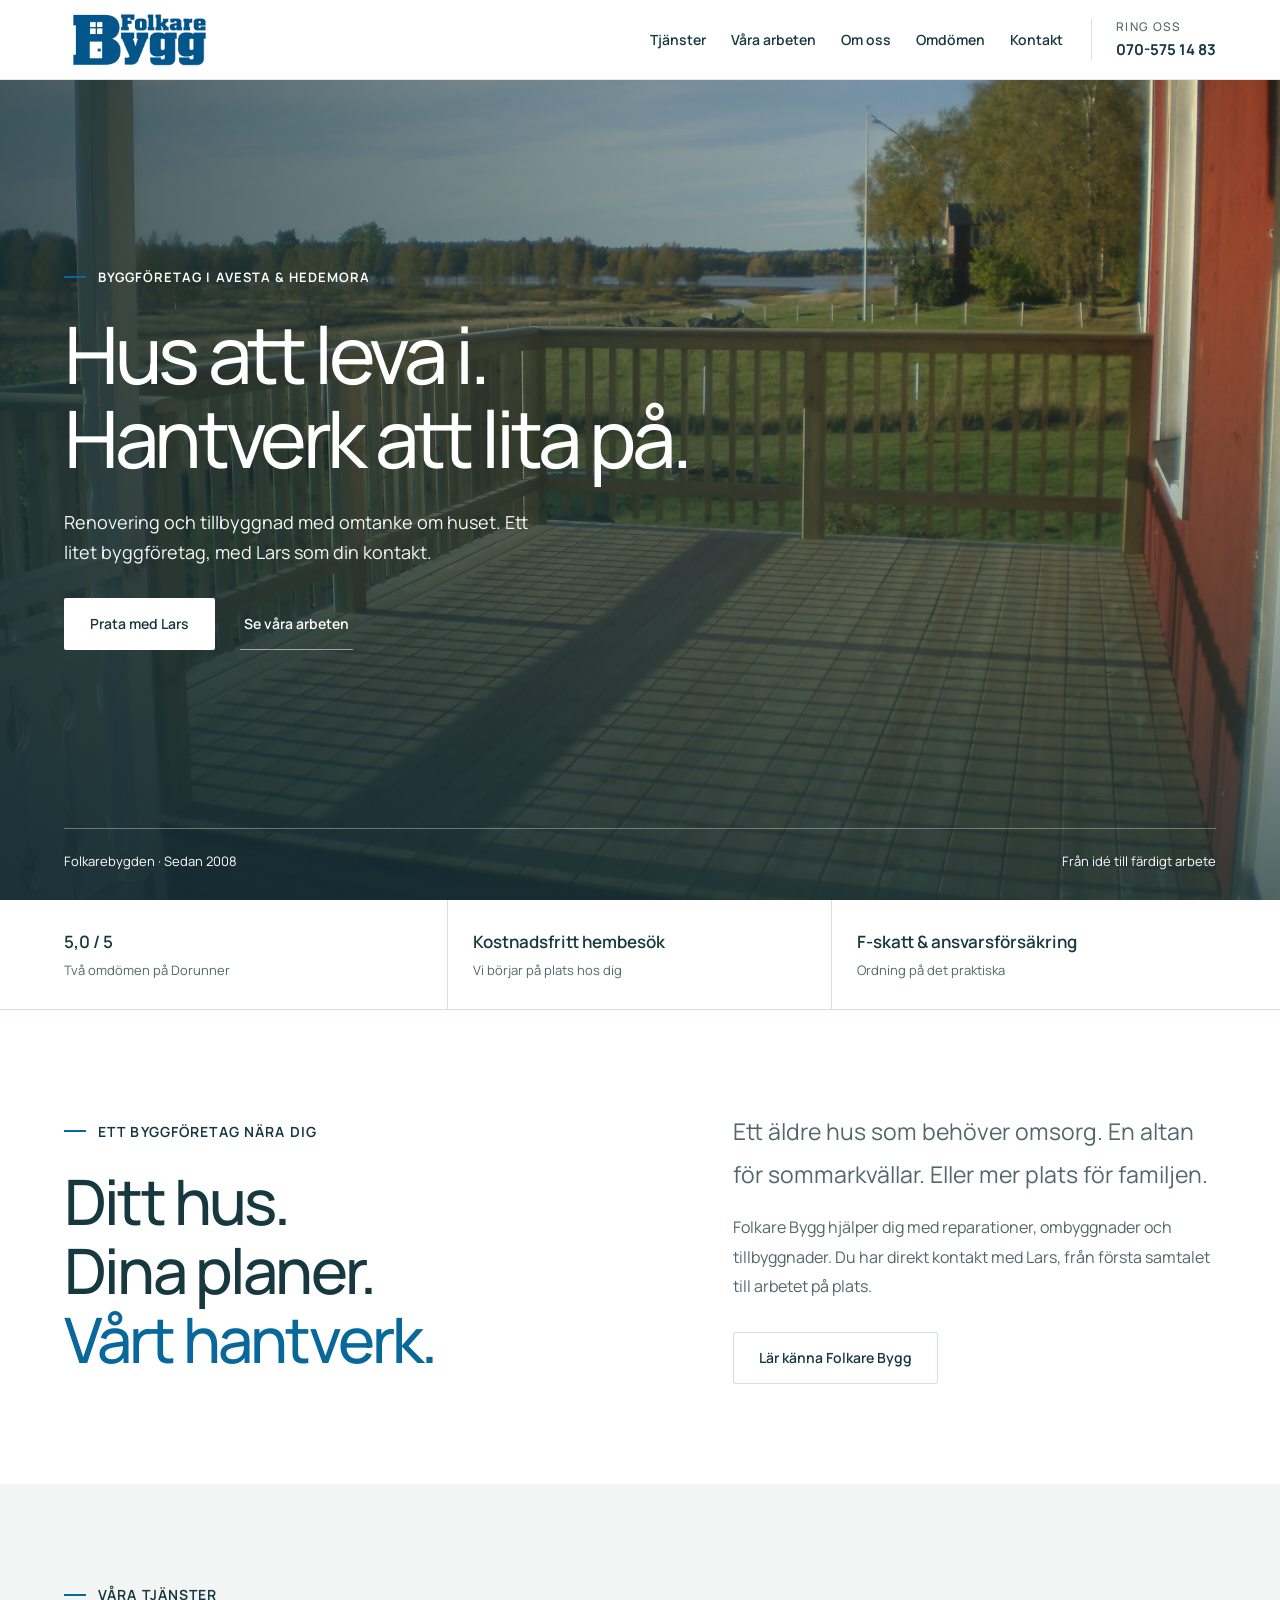
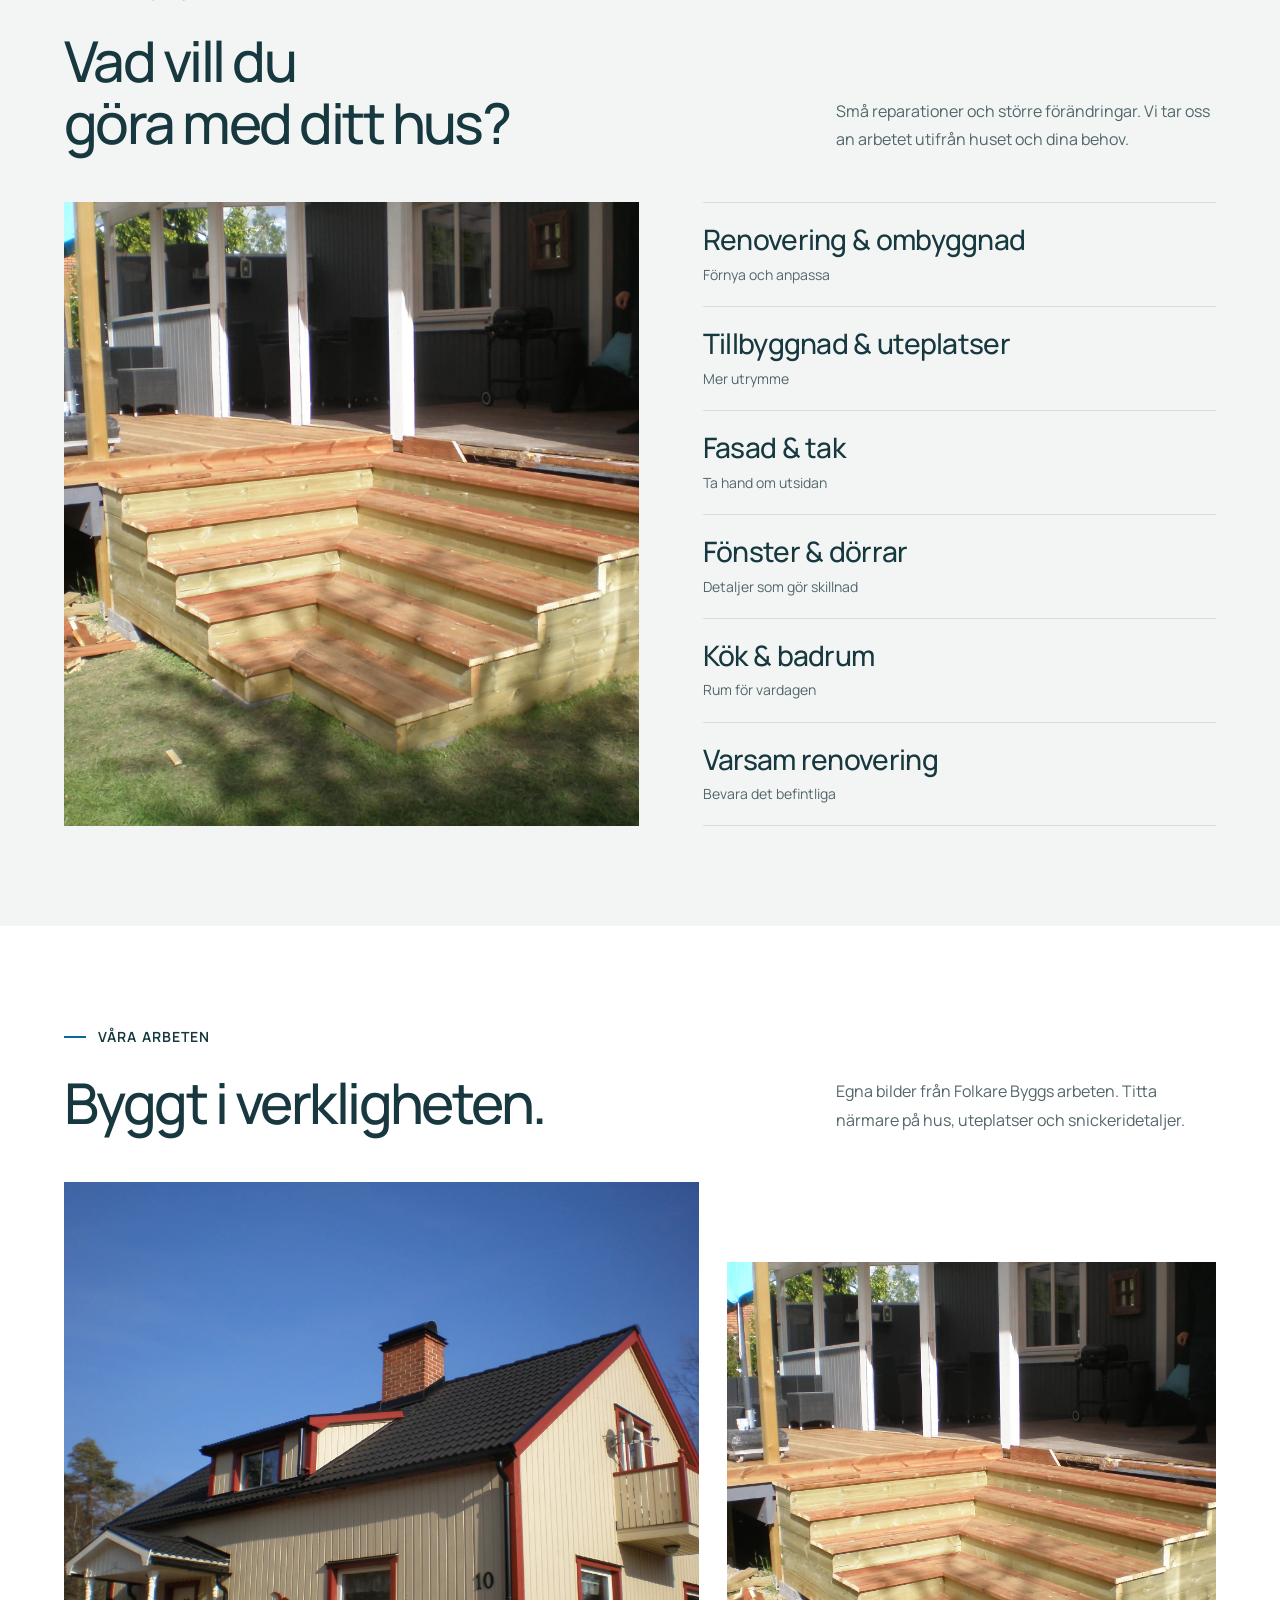
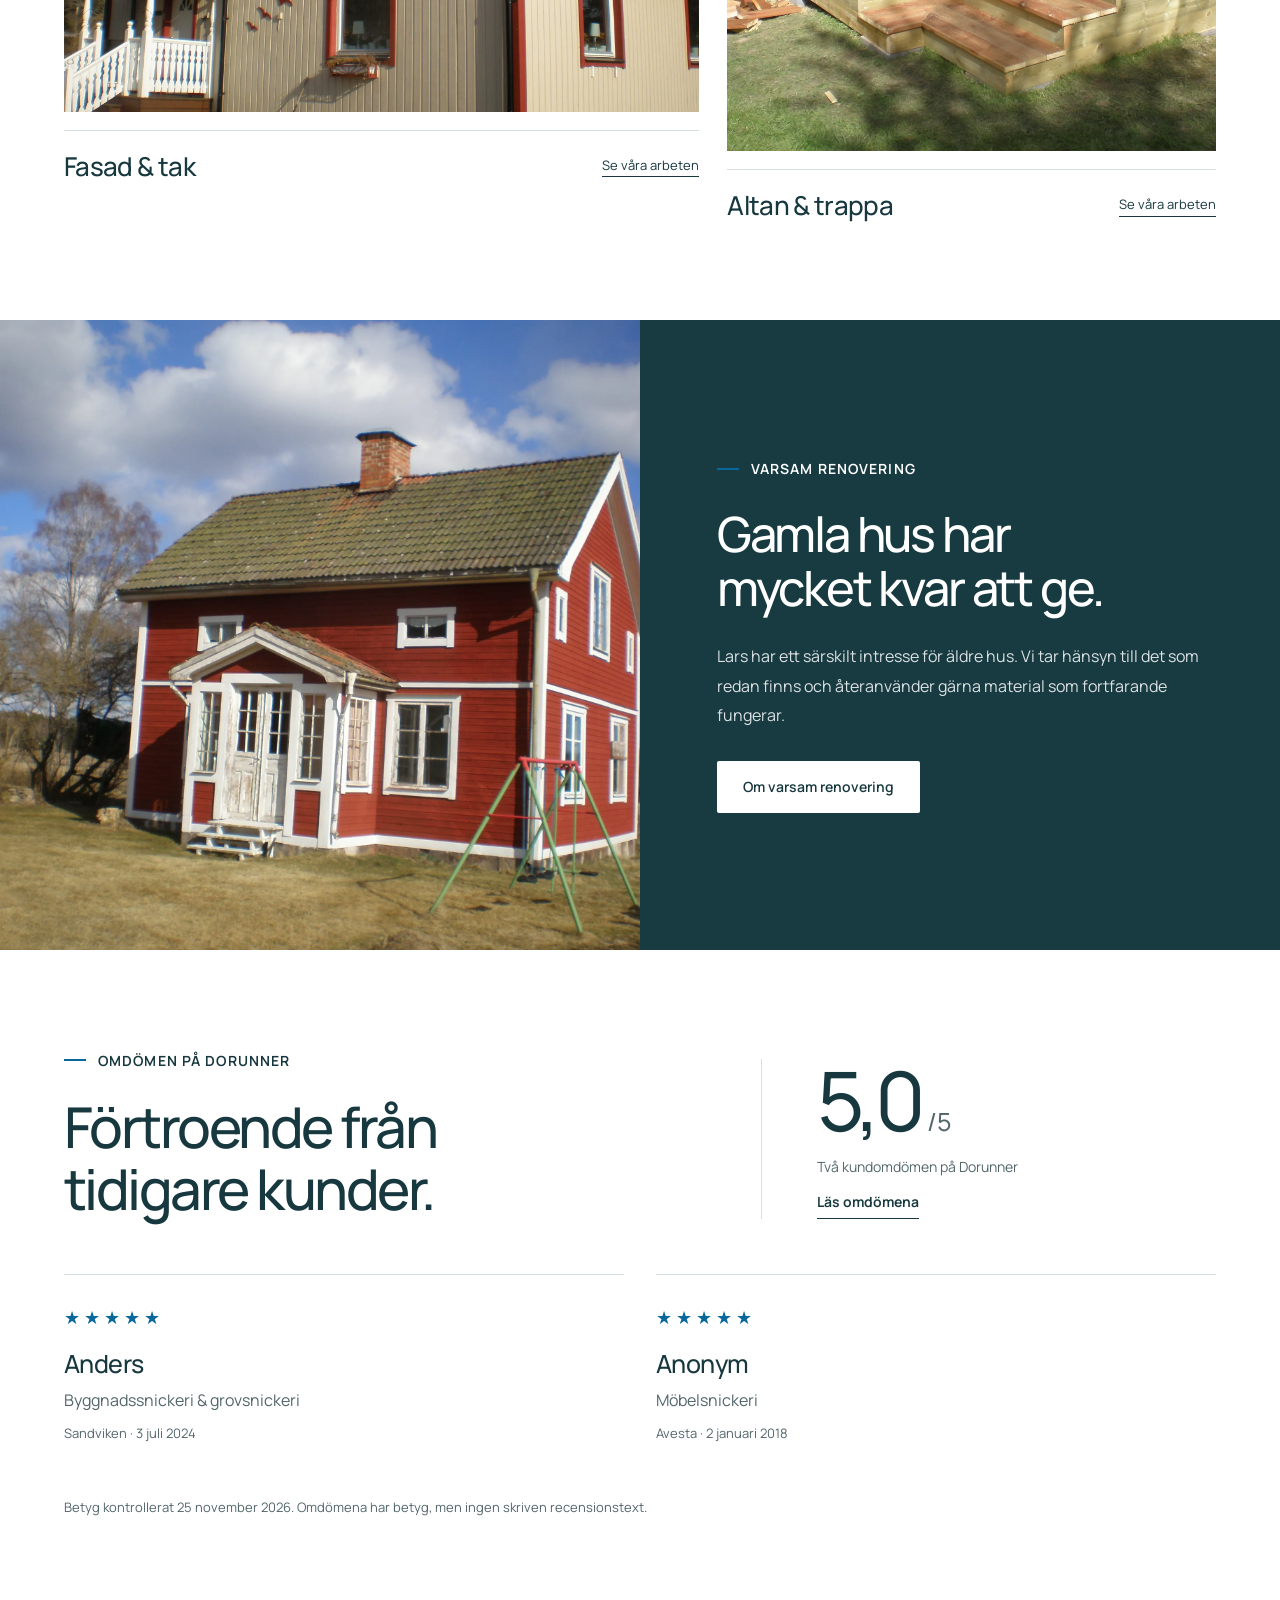
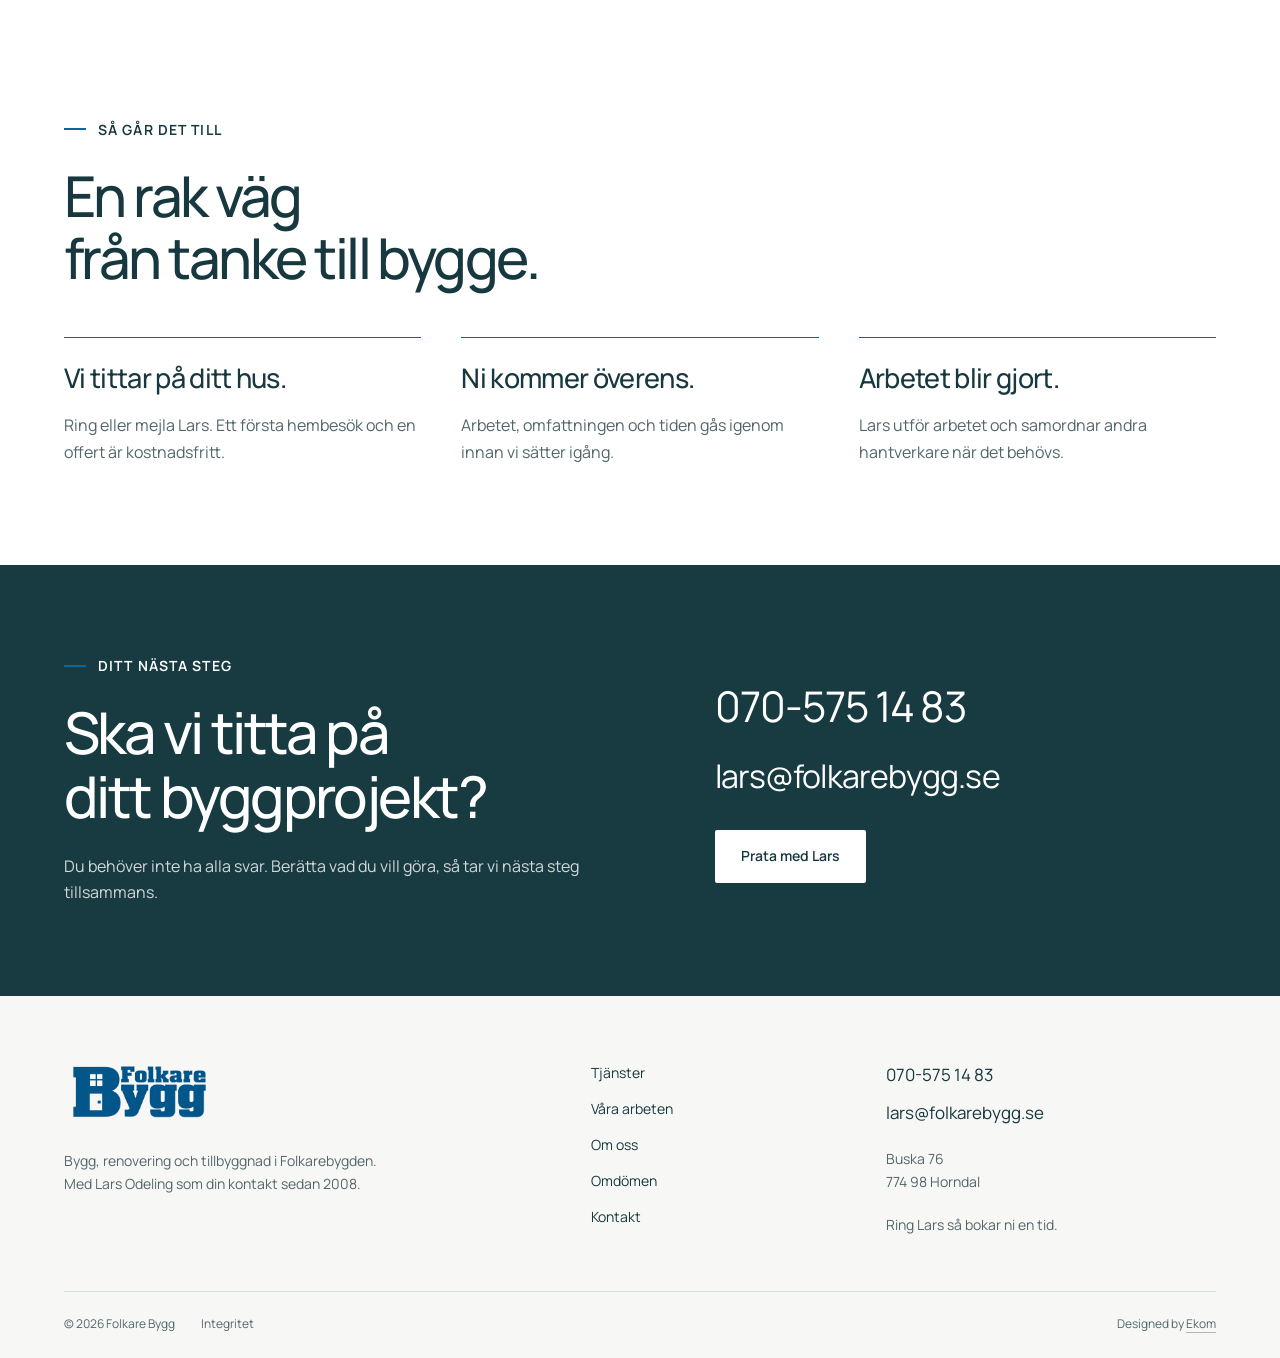
<file: index.html>
<!doctype html><html lang="sv"><head><meta charset="utf-8"><meta name="viewport" content="width=device-width,initial-scale=1"><title>Byggföretag i Avesta &amp; Hedemora | Folkare Bygg</title><meta name="description" content="Folkare Bygg hjälper dig med renovering, tillbyggnad, tak, fasad och äldre hus i Avesta och Hedemora. Kontakta Lars för ett kostnadsfritt hembesök."><link rel="canonical" href="https://www.folkarebygg.se/"><meta name="theme-color" content="#15353b"><meta property="og:type" content="website"><meta property="og:locale" content="sv_SE"><meta property="og:title" content="Byggföretag i Avesta &amp; Hedemora | Folkare Bygg"><meta property="og:description" content="Folkare Bygg hjälper dig med renovering, tillbyggnad, tak, fasad och äldre hus i Avesta och Hedemora. Kontakta Lars för ett kostnadsfritt hembesök."><meta property="og:url" content="https://www.folkarebygg.se/"><meta property="og:image" content="https://www.folkarebygg.se/assets/hero-altan-2400.webp"><meta name="twitter:card" content="summary_large_image"><link rel="icon" type="image/svg+xml" href="favicon.svg"><link rel="preload" as="font" type="font/woff2" href="assets/manrope.woff2" crossorigin><link rel="stylesheet" href="styles.css"><script defer src="script.js"></script><script type="application/ld+json">{"@context": "https://schema.org", "@type": "HomeAndConstructionBusiness", "name": "Folkare Bygg", "url": "https://www.folkarebygg.se", "telephone": "+46705751483", "email": "lars@folkarebygg.se", "areaServed": "Avesta och Hedemora med omnejd", "address": {"@type": "PostalAddress", "streetAddress": "Buska 76", "postalCode": "774 98", "addressLocality": "Horndal", "addressCountry": "SE"}, "image": "https://www.folkarebygg.se/assets/hero-altan-2400.webp", "description": "Bygg, renovering och tillbyggnad i Folkarebygden. Med Lars Odeling som din kontakt sedan 2008."}</script></head><body class="folkare home"><a class="skip" href="#main">Hoppa till innehållet</a><header class="site-header"><div class="header-inner"><a class="brand" href="index.html" aria-label="Folkare Bygg – startsida"><img src="assets/logo-transparent.png" alt="Folkare Bygg" class="" width="900" height="363" loading="lazy" decoding="async"></a><nav class="desktop-nav" aria-label="Huvudmeny"><a href="tjanster.html">Tjänster</a><a href="vara-arbeten.html">Våra arbeten</a><a href="om-oss.html">Om oss</a><a href="omdomen.html">Omdömen</a><a href="kontakt.html">Kontakt</a></nav><a class="header-phone" href="tel:+46705751483"><span class="phone-label">Ring oss</span><span>070-575 14 83</span></a><button class="menu-toggle" aria-label="Öppna meny" aria-controls="mobile-menu" aria-expanded="false"><i aria-hidden="true"></i><i aria-hidden="true"></i><span>Meny</span></button></div><nav id="mobile-menu" hidden aria-label="Mobilmeny"><a href="tjanster.html">Tjänster</a><a href="vara-arbeten.html">Våra arbeten</a><a href="om-oss.html">Om oss</a><a href="omdomen.html">Omdömen</a><a href="kontakt.html">Kontakt</a><div class="menu-contact"><p class="eyebrow">Vi hjälper dig gärna</p><a href="tel:+46705751483">070-575 14 83</a><a href="mailto:lars@folkarebygg.se">lars@folkarebygg.se</a><p>Ring Lars så bokar ni en tid.</p></div></nav></header><main id="main"><section class="hero"><img src="assets/hero-altan-2400.webp" srcset="assets/hero-altan-2400-720.webp 720w, assets/hero-altan-2400.webp 2400w" sizes="(max-width:760px) 150vh, 100vw" alt="Träaltan vid ett rött hus med utsikt över Folkarebygden" class="hero-photo" width="2400" height="1800" loading="eager" decoding="async" fetchpriority="high"><div class="hero-content wrap"><p class="eyebrow">Byggföretag i Avesta & Hedemora</p><h1>Hus att leva i.<br>Hantverk att lita på.</h1><p class="hero-lead">Renovering och tillbyggnad med omtanke om huset. Ett litet byggföretag, med Lars som din kontakt.</p><div class="hero-actions"><a class="button light" href="kontakt.html">Prata med Lars</a><a class="button text-light" href="vara-arbeten.html">Se våra arbeten</a></div></div><div class="hero-bottom wrap"><span>Folkarebygden · Sedan 2008</span><span>Från idé till färdigt arbete</span></div></section><div class="proof-strip"><div class="wrap"><a href="omdomen.html"><strong>5,0 / 5</strong><span>Två omdömen på Dorunner</span></a><a href="kontakt.html"><strong>Kostnadsfritt hembesök</strong><span>Vi börjar på plats hos dig</span></a><a href="om-oss.html"><strong>F-skatt & ansvarsförsäkring</strong><span>Ordning på det praktiska</span></a></div></div><section class="section wrap intro-composition"><div><p class="eyebrow">Ett byggföretag nära dig</p><h2>Ditt hus.<br>Dina planer.<br><span>Vårt hantverk.</span></h2></div><div><p class="large-copy">Ett äldre hus som behöver omsorg. En altan för sommarkvällar. Eller mer plats för familjen.</p><p>Folkare Bygg hjälper dig med reparationer, ombyggnader och tillbyggnader. Du har direkt kontakt med Lars, från första samtalet till arbetet på plats.</p><a class="button outline" href="om-oss.html">Lär känna Folkare Bygg</a></div></section><section class="section soft"><div class="wrap"><div class="section-head"><div><p class="eyebrow">Våra tjänster</p><h2>Vad vill du<br>göra med ditt hus?</h2></div><p>Små reparationer och större förändringar. Vi tar oss an arbetet utifrån huset och dina behov.</p></div><div class="service-feature"><img src="assets/projekt-trappa-2400.webp" srcset="assets/projekt-trappa-2400-720.webp 720w, assets/projekt-trappa-2400.webp 2400w" sizes="(max-width:760px) 100vw, 60vw" alt="Ny trätrappa och altan från Folkare Bygg" class="" width="2400" height="1800" loading="lazy" decoding="async"><div class="service-index"><a href="renovering.html"><h3>Renovering & ombyggnad</h3><span>Förnya och anpassa</span></a><a href="tillbyggnad.html"><h3>Tillbyggnad & uteplatser</h3><span>Mer utrymme</span></a><a href="fasad-tak.html"><h3>Fasad & tak</h3><span>Ta hand om utsidan</span></a><a href="fonster-dorrar.html"><h3>Fönster & dörrar</h3><span>Detaljer som gör skillnad</span></a><a href="kok-badrum.html"><h3>Kök & badrum</h3><span>Rum för vardagen</span></a><a href="aldre-hus.html"><h3>Varsam renovering</h3><span>Bevara det befintliga</span></a></div></div></div></section><section class="section wrap"><div class="section-head"><div><p class="eyebrow">Våra arbeten</p><h2>Byggt i verkligheten.</h2></div><p>Egna bilder från Folkare Byggs arbeten. Titta närmare på hus, uteplatser och snickeridetaljer.</p></div><div class="project-showcase"><a href="vara-arbeten.html"><figure><img src="assets/projekt-fasad-2400.webp" srcset="assets/projekt-fasad-2400-720.webp 720w, assets/projekt-fasad-2400.webp 2400w" sizes="(max-width:760px) 100vw, 60vw" alt="Ljus träfasad, röda detaljer och ett mörkt tak." class="" width="2400" height="1800" loading="lazy" decoding="async"><figcaption><h3>Fasad & tak</h3><span>Se våra arbeten</span></figcaption></figure></a><a href="vara-arbeten.html"><figure><img src="assets/projekt-trappa-2400.webp" srcset="assets/projekt-trappa-2400-720.webp 720w, assets/projekt-trappa-2400.webp 2400w" sizes="(max-width:760px) 100vw, 60vw" alt="En bred trätrappa som binder samman altanen och trädgården." class="" width="2400" height="1800" loading="lazy" decoding="async"><figcaption><h3>Altan & trappa</h3><span>Se våra arbeten</span></figcaption></figure></a></div></section><section class="heritage feature-split dark"><img src="assets/projekt-rott-hus-2400.webp" srcset="assets/projekt-rott-hus-2400-720.webp 720w, assets/projekt-rott-hus-2400.webp 2400w" sizes="(max-width:760px) 100vw, 60vw" alt="Äldre rött trähus med vita snickeridetaljer" class="" width="2400" height="1800" loading="lazy" decoding="async"><div class="feature-copy"><p class="eyebrow">Varsam renovering</p><h2>Gamla hus har<br>mycket kvar att ge.</h2><p>Lars har ett särskilt intresse för äldre hus. Vi tar hänsyn till det som redan finns och återanvänder gärna material som fortfarande fungerar.</p><a class="button light" href="aldre-hus.html">Om varsam renovering</a></div></section><section class="section reviews-section"><div class="wrap"><div class="review-heading"><div><p class="eyebrow">Omdömen på Dorunner</p><h2>Förtroende från<br>tidigare kunder.</h2></div><a class="rating-link" href="https://www.dorunner.se/f%C3%B6retag/folkare-bygg-31611"><strong>5,0<span>/5</span></strong><span>Två kundomdömen på Dorunner</span><span class="read-more">Läs omdömena</span></a></div><div class="rating-cards"><article><p class="review-stars" aria-label="5 av 5">★★★★★</p><h3>Anders</h3><p>Byggnadssnickeri & grovsnickeri</p><span>Sandviken · 3 juli 2024</span></article><article><p class="review-stars" aria-label="5 av 5">★★★★★</p><h3>Anonym</h3><p>Möbelsnickeri</p><span>Avesta · 2 januari 2018</span></article></div><p class="review-date">Betyg kontrollerat 25 november 2026. Omdömena har betyg, men ingen skriven recensionstext.</p></div></section><section class="section wrap"><div class="section-head"><div><p class="eyebrow">Så går det till</p><h2>En rak väg<br>från tanke till bygge.</h2></div></div><div class="process"><div><h3>Vi tittar på ditt hus.</h3><p>Ring eller mejla Lars. Ett första hembesök och en offert är kostnadsfritt.</p></div><div><h3>Ni kommer överens.</h3><p>Arbetet, omfattningen och tiden gås igenom innan vi sätter igång.</p></div><div><h3>Arbetet blir gjort.</h3><p>Lars utför arbetet och samordnar andra hantverkare när det behövs.</p></div></div></section><section class="contact-band"><div class="wrap"><div><p class="eyebrow">Ditt nästa steg</p><h2>Ska vi titta på<br>ditt byggprojekt?</h2><p>Du behöver inte ha alla svar. Berätta vad du vill göra, så tar vi nästa steg tillsammans.</p></div><div class="contact-band-links"><a href="tel:+46705751483">070-575 14 83</a><a href="mailto:lars@folkarebygg.se">lars@folkarebygg.se</a><a class="button light" href="kontakt.html">Prata med Lars</a></div></div></section></main><footer><div class="footer-main wrap"><div><a class="brand" href="index.html" aria-label="Folkare Bygg – startsida"><img src="assets/logo-transparent.png" alt="Folkare Bygg" class="" width="900" height="363" loading="lazy" decoding="async"></a><p>Bygg, renovering och tillbyggnad i Folkarebygden. Med Lars Odeling som din kontakt sedan 2008.</p></div><div class="footer-nav"><a href="tjanster.html">Tjänster</a><a href="vara-arbeten.html">Våra arbeten</a><a href="om-oss.html">Om oss</a><a href="omdomen.html">Omdömen</a><a href="kontakt.html">Kontakt</a></div><div class="footer-contact"><a href="tel:+46705751483">070-575 14 83</a><a href="mailto:lars@folkarebygg.se">lars@folkarebygg.se</a><p>Buska 76<br>774 98 Horndal</p><p>Ring Lars så bokar ni en tid.</p></div></div><div class="footer-base wrap"><span>© 2026 Folkare Bygg</span><a href="integritet.html">Integritet</a><span class="credit">Designed by <a href="https://ekom.se/">Ekom</a></span></div></footer><nav class="mobile-dock" aria-label="Snabbkontakt"><a href="tel:+46705751483">Ring oss</a><a href="kontakt.html">Prata med Lars</a></nav><dialog class="lightbox" aria-label="Bildvisning"><button class="lightbox-close" aria-label="Stäng bildvisning">Stäng</button><img alt=""><p class="lightbox-caption"></p><div><button data-dir="-1">Föregående</button><span class="lightbox-counter" aria-live="polite"></span><button data-dir="1">Nästa</button></div></dialog></body></html>
</file>
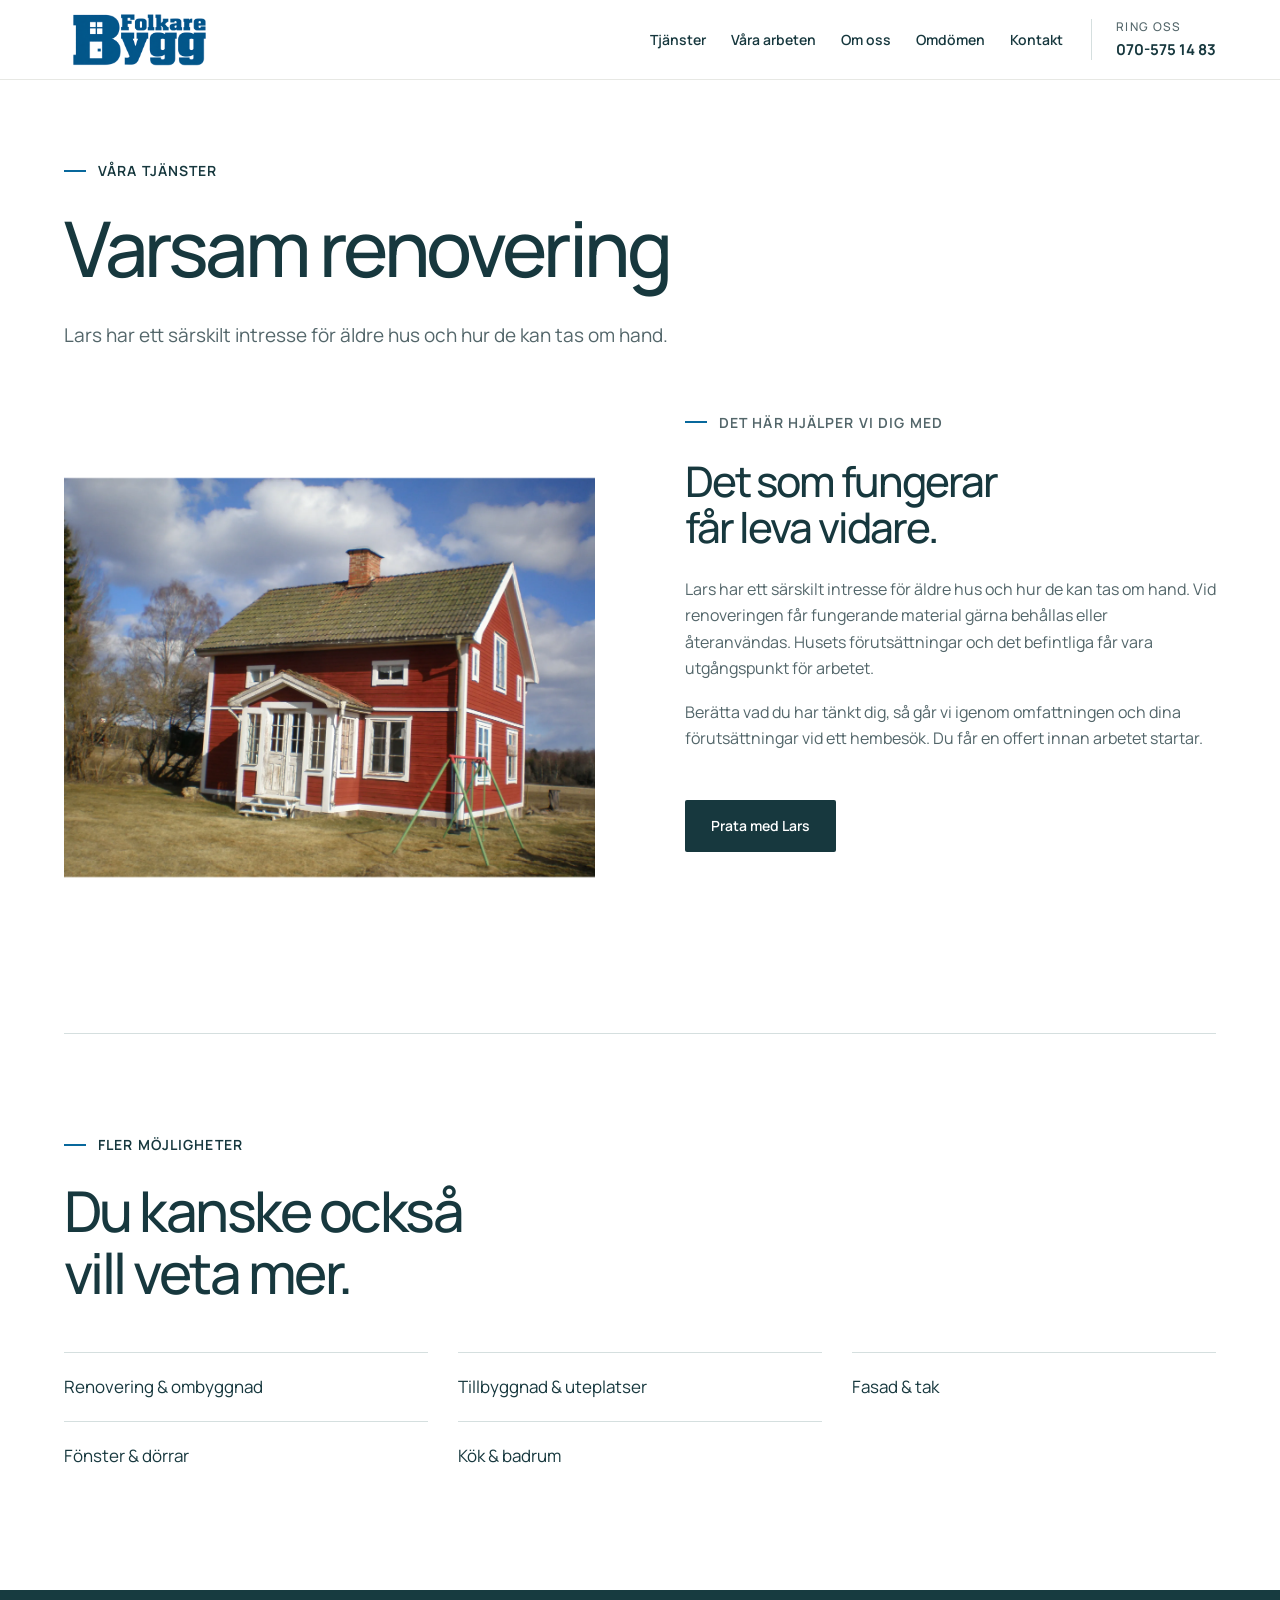
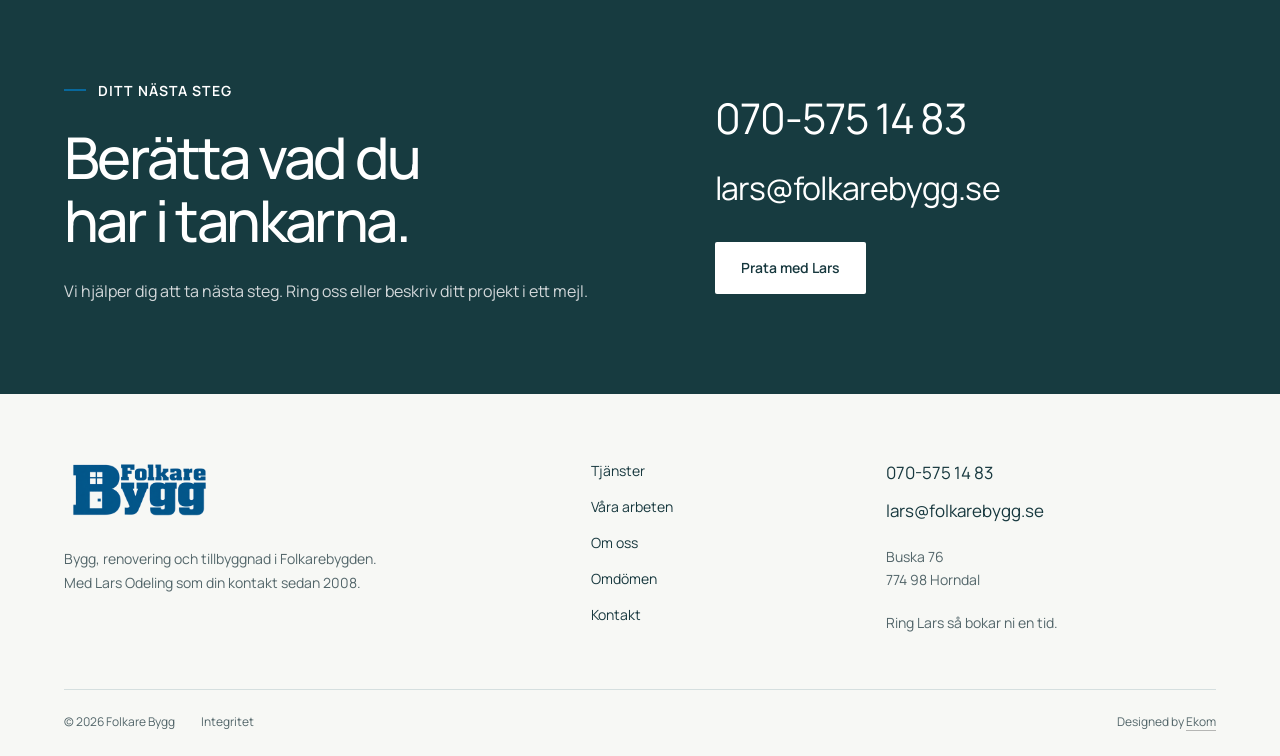
<file: aldre-hus.html>
<!doctype html><html lang="sv"><head><meta charset="utf-8"><meta name="viewport" content="width=device-width,initial-scale=1"><title>Varsam renovering i Avesta och Hedemora | Folkare Bygg</title><meta name="description" content="Lars har ett särskilt intresse för äldre hus och hur de kan tas om hand. Folkare Bygg – Avesta och Hedemora med omnejd."><link rel="canonical" href="https://www.folkarebygg.se/aldre-hus.html"><meta name="theme-color" content="#15353b"><meta property="og:type" content="website"><meta property="og:locale" content="sv_SE"><meta property="og:title" content="Varsam renovering i Avesta och Hedemora | Folkare Bygg"><meta property="og:description" content="Lars har ett särskilt intresse för äldre hus och hur de kan tas om hand. Folkare Bygg – Avesta och Hedemora med omnejd."><meta property="og:url" content="https://www.folkarebygg.se/aldre-hus.html"><meta property="og:image" content="https://www.folkarebygg.se/assets/hero-altan-2400.webp"><meta name="twitter:card" content="summary_large_image"><link rel="icon" type="image/svg+xml" href="favicon.svg"><link rel="preload" as="font" type="font/woff2" href="assets/manrope.woff2" crossorigin><link rel="stylesheet" href="styles.css"><script defer src="script.js"></script><script type="application/ld+json">{"@context": "https://schema.org", "@type": "HomeAndConstructionBusiness", "name": "Folkare Bygg", "url": "https://www.folkarebygg.se", "telephone": "+46705751483", "email": "lars@folkarebygg.se", "areaServed": "Avesta och Hedemora med omnejd", "address": {"@type": "PostalAddress", "streetAddress": "Buska 76", "postalCode": "774 98", "addressLocality": "Horndal", "addressCountry": "SE"}, "image": "https://www.folkarebygg.se/assets/hero-altan-2400.webp", "description": "Bygg, renovering och tillbyggnad i Folkarebygden. Med Lars Odeling som din kontakt sedan 2008."}</script></head><body class="folkare inner"><a class="skip" href="#main">Hoppa till innehållet</a><header class="site-header"><div class="header-inner"><a class="brand" href="index.html" aria-label="Folkare Bygg – startsida"><img src="assets/logo-transparent.png" alt="Folkare Bygg" class="" width="900" height="363" loading="lazy" decoding="async"></a><nav class="desktop-nav" aria-label="Huvudmeny"><a href="tjanster.html">Tjänster</a><a href="vara-arbeten.html">Våra arbeten</a><a href="om-oss.html">Om oss</a><a href="omdomen.html">Omdömen</a><a href="kontakt.html">Kontakt</a></nav><a class="header-phone" href="tel:+46705751483"><span class="phone-label">Ring oss</span><span>070-575 14 83</span></a><button class="menu-toggle" aria-label="Öppna meny" aria-controls="mobile-menu" aria-expanded="false"><i aria-hidden="true"></i><i aria-hidden="true"></i><span>Meny</span></button></div><nav id="mobile-menu" hidden aria-label="Mobilmeny"><a href="tjanster.html">Tjänster</a><a href="vara-arbeten.html">Våra arbeten</a><a href="om-oss.html">Om oss</a><a href="omdomen.html">Omdömen</a><a href="kontakt.html">Kontakt</a><div class="menu-contact"><p class="eyebrow">Vi hjälper dig gärna</p><a href="tel:+46705751483">070-575 14 83</a><a href="mailto:lars@folkarebygg.se">lars@folkarebygg.se</a><p>Ring Lars så bokar ni en tid.</p></div></nav></header><main id="main"><section class="page-title wrap"><p class="eyebrow">Våra tjänster</p><h1>Varsam renovering</h1><p>Lars har ett särskilt intresse för äldre hus och hur de kan tas om hand.</p></section><section class="service-detail wrap"><div class="detail-image"><img src="assets/projekt-rott-hus-2400.webp" srcset="assets/projekt-rott-hus-2400-720.webp 720w, assets/projekt-rott-hus-2400.webp 2400w" sizes="(max-width:760px) 100vw, 60vw" alt="Äldre rött trähus med vita detaljer och glasad entré." class="" width="2400" height="1800" loading="lazy" decoding="async"></div><div class="detail-copy"><p class="eyebrow">Det här hjälper vi dig med</p><h2>Det som fungerar<br>får leva vidare.</h2><p>Lars har ett särskilt intresse för äldre hus och hur de kan tas om hand. Vid renoveringen får fungerande material gärna behållas eller återanvändas. Husets förutsättningar och det befintliga får vara utgångspunkt för arbetet.</p><p>Berätta vad du har tänkt dig, så går vi igenom omfattningen och dina förutsättningar vid ett hembesök. Du får en offert innan arbetet startar.</p><ul></ul><a class="button primary" href="kontakt.html">Prata med Lars</a></div></section><section class="section related wrap"><div class="section-head"><div><p class="eyebrow">Fler möjligheter</p><h2>Du kanske också<br>vill veta mer.</h2></div></div><div class="related-links"><a href="renovering.html">Renovering & ombyggnad</a><a href="tillbyggnad.html">Tillbyggnad & uteplatser</a><a href="fasad-tak.html">Fasad & tak</a><a href="fonster-dorrar.html">Fönster & dörrar</a><a href="kok-badrum.html">Kök & badrum</a></div></section><section class="contact-band"><div class="wrap"><div><p class="eyebrow">Ditt nästa steg</p><h2>Berätta vad du<br>har i tankarna.</h2><p>Vi hjälper dig att ta nästa steg. Ring oss eller beskriv ditt projekt i ett mejl.</p></div><div class="contact-band-links"><a href="tel:+46705751483">070-575 14 83</a><a href="mailto:lars@folkarebygg.se">lars@folkarebygg.se</a><a class="button light" href="kontakt.html">Prata med Lars</a></div></div></section></main><footer><div class="footer-main wrap"><div><a class="brand" href="index.html" aria-label="Folkare Bygg – startsida"><img src="assets/logo-transparent.png" alt="Folkare Bygg" class="" width="900" height="363" loading="lazy" decoding="async"></a><p>Bygg, renovering och tillbyggnad i Folkarebygden. Med Lars Odeling som din kontakt sedan 2008.</p></div><div class="footer-nav"><a href="tjanster.html">Tjänster</a><a href="vara-arbeten.html">Våra arbeten</a><a href="om-oss.html">Om oss</a><a href="omdomen.html">Omdömen</a><a href="kontakt.html">Kontakt</a></div><div class="footer-contact"><a href="tel:+46705751483">070-575 14 83</a><a href="mailto:lars@folkarebygg.se">lars@folkarebygg.se</a><p>Buska 76<br>774 98 Horndal</p><p>Ring Lars så bokar ni en tid.</p></div></div><div class="footer-base wrap"><span>© 2026 Folkare Bygg</span><a href="integritet.html">Integritet</a><span class="credit">Designed by <a href="https://ekom.se/">Ekom</a></span></div></footer><nav class="mobile-dock" aria-label="Snabbkontakt"><a href="tel:+46705751483">Ring oss</a><a href="kontakt.html">Prata med Lars</a></nav><dialog class="lightbox" aria-label="Bildvisning"><button class="lightbox-close" aria-label="Stäng bildvisning">Stäng</button><img alt=""><p class="lightbox-caption"></p><div><button data-dir="-1">Föregående</button><span class="lightbox-counter" aria-live="polite"></span><button data-dir="1">Nästa</button></div></dialog></body></html>
</file>
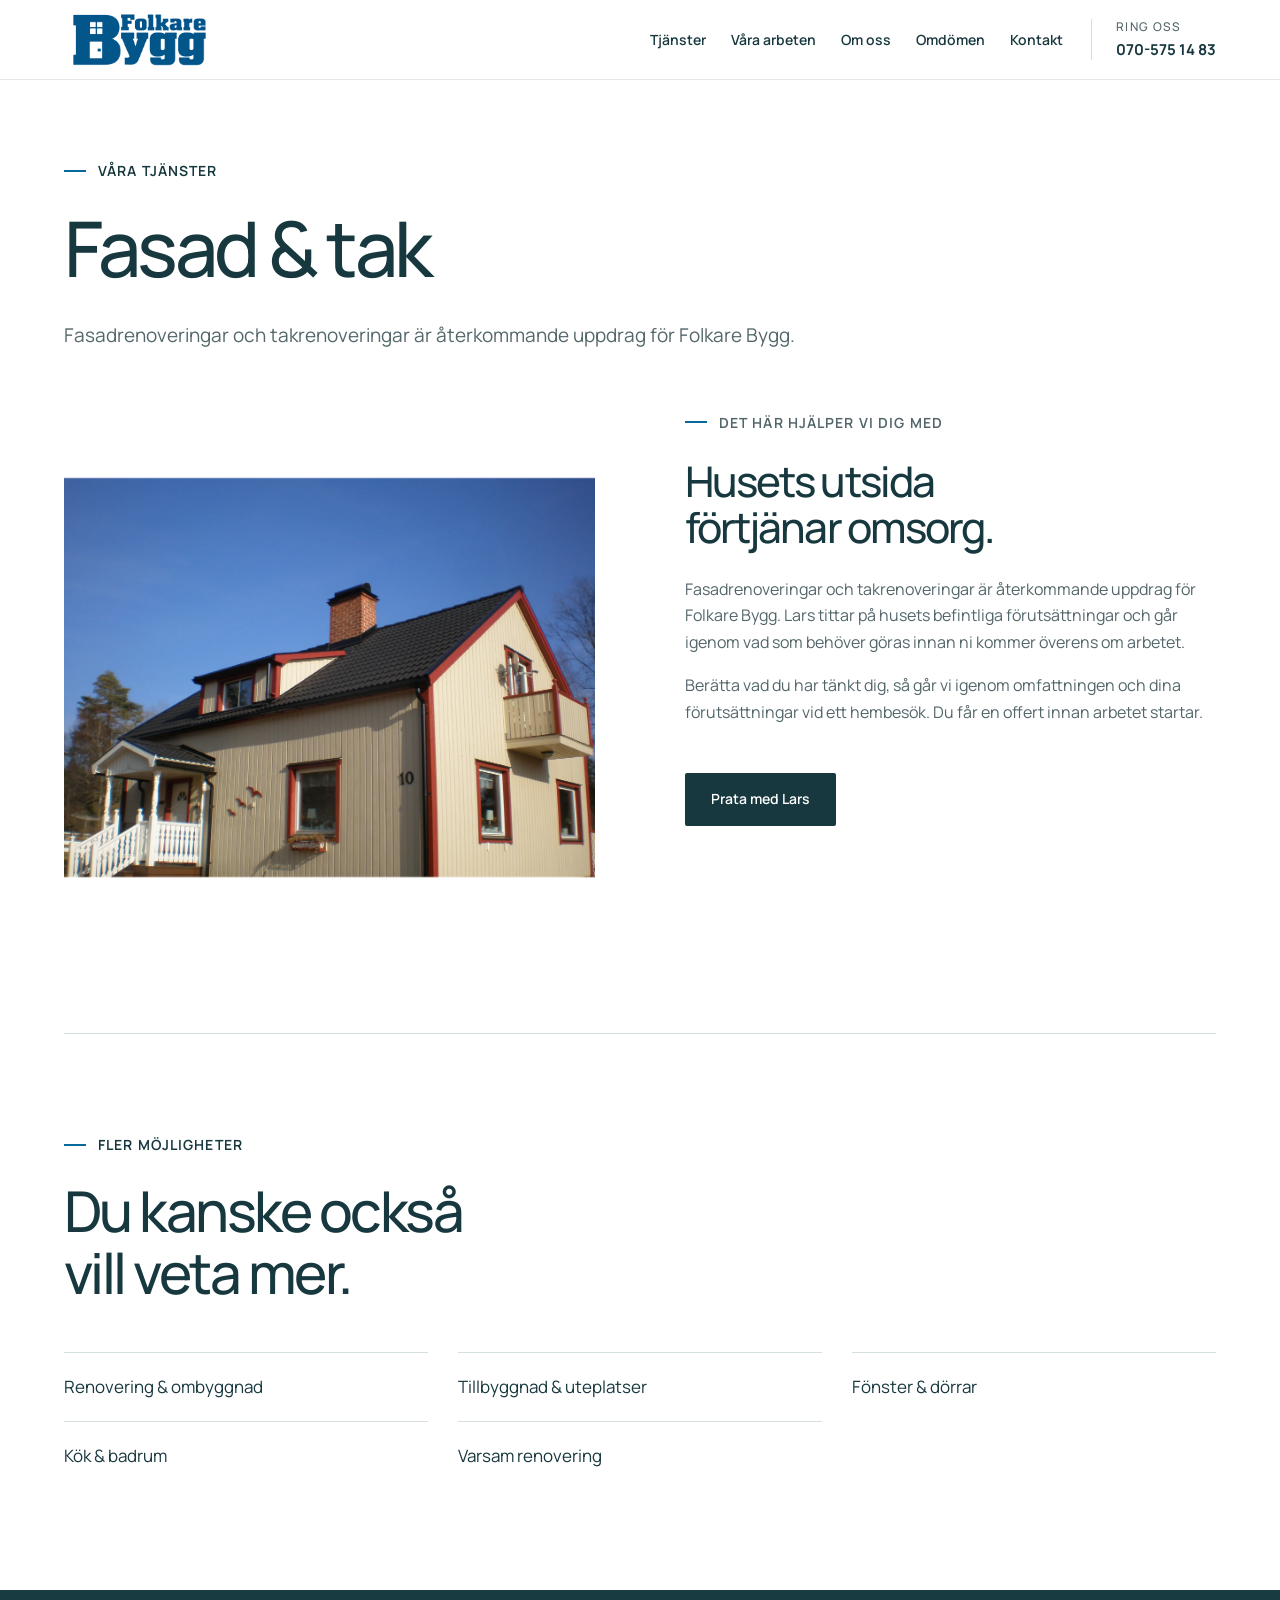
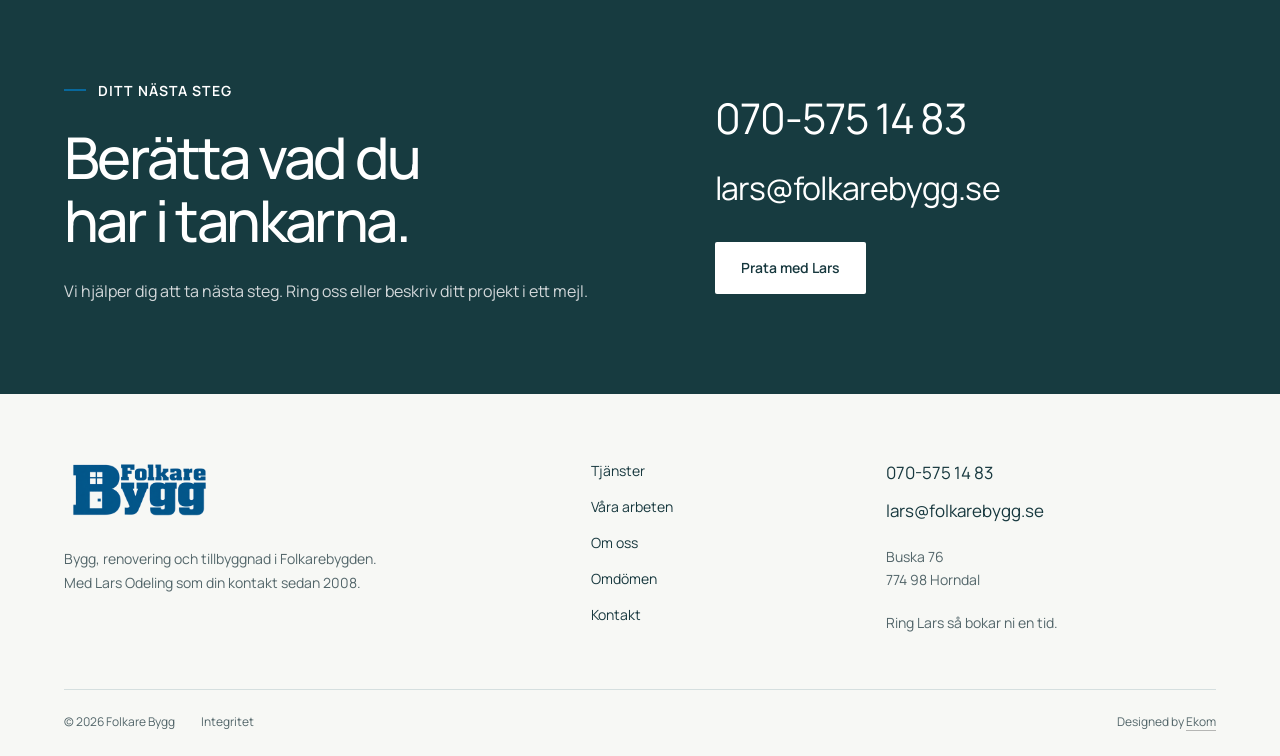
<file: fasad-tak.html>
<!doctype html><html lang="sv"><head><meta charset="utf-8"><meta name="viewport" content="width=device-width,initial-scale=1"><title>Fasad &amp; tak i Avesta och Hedemora | Folkare Bygg</title><meta name="description" content="Fasadrenoveringar och takrenoveringar är återkommande uppdrag för Folkare Bygg. Folkare Bygg – Avesta och Hedemora med omnejd."><link rel="canonical" href="https://www.folkarebygg.se/fasad-tak.html"><meta name="theme-color" content="#15353b"><meta property="og:type" content="website"><meta property="og:locale" content="sv_SE"><meta property="og:title" content="Fasad &amp; tak i Avesta och Hedemora | Folkare Bygg"><meta property="og:description" content="Fasadrenoveringar och takrenoveringar är återkommande uppdrag för Folkare Bygg. Folkare Bygg – Avesta och Hedemora med omnejd."><meta property="og:url" content="https://www.folkarebygg.se/fasad-tak.html"><meta property="og:image" content="https://www.folkarebygg.se/assets/hero-altan-2400.webp"><meta name="twitter:card" content="summary_large_image"><link rel="icon" type="image/svg+xml" href="favicon.svg"><link rel="preload" as="font" type="font/woff2" href="assets/manrope.woff2" crossorigin><link rel="stylesheet" href="styles.css"><script defer src="script.js"></script><script type="application/ld+json">{"@context": "https://schema.org", "@type": "HomeAndConstructionBusiness", "name": "Folkare Bygg", "url": "https://www.folkarebygg.se", "telephone": "+46705751483", "email": "lars@folkarebygg.se", "areaServed": "Avesta och Hedemora med omnejd", "address": {"@type": "PostalAddress", "streetAddress": "Buska 76", "postalCode": "774 98", "addressLocality": "Horndal", "addressCountry": "SE"}, "image": "https://www.folkarebygg.se/assets/hero-altan-2400.webp", "description": "Bygg, renovering och tillbyggnad i Folkarebygden. Med Lars Odeling som din kontakt sedan 2008."}</script></head><body class="folkare inner"><a class="skip" href="#main">Hoppa till innehållet</a><header class="site-header"><div class="header-inner"><a class="brand" href="index.html" aria-label="Folkare Bygg – startsida"><img src="assets/logo-transparent.png" alt="Folkare Bygg" class="" width="900" height="363" loading="lazy" decoding="async"></a><nav class="desktop-nav" aria-label="Huvudmeny"><a href="tjanster.html">Tjänster</a><a href="vara-arbeten.html">Våra arbeten</a><a href="om-oss.html">Om oss</a><a href="omdomen.html">Omdömen</a><a href="kontakt.html">Kontakt</a></nav><a class="header-phone" href="tel:+46705751483"><span class="phone-label">Ring oss</span><span>070-575 14 83</span></a><button class="menu-toggle" aria-label="Öppna meny" aria-controls="mobile-menu" aria-expanded="false"><i aria-hidden="true"></i><i aria-hidden="true"></i><span>Meny</span></button></div><nav id="mobile-menu" hidden aria-label="Mobilmeny"><a href="tjanster.html">Tjänster</a><a href="vara-arbeten.html">Våra arbeten</a><a href="om-oss.html">Om oss</a><a href="omdomen.html">Omdömen</a><a href="kontakt.html">Kontakt</a><div class="menu-contact"><p class="eyebrow">Vi hjälper dig gärna</p><a href="tel:+46705751483">070-575 14 83</a><a href="mailto:lars@folkarebygg.se">lars@folkarebygg.se</a><p>Ring Lars så bokar ni en tid.</p></div></nav></header><main id="main"><section class="page-title wrap"><p class="eyebrow">Våra tjänster</p><h1>Fasad & tak</h1><p>Fasadrenoveringar och takrenoveringar är återkommande uppdrag för Folkare Bygg.</p></section><section class="service-detail wrap"><div class="detail-image"><img src="assets/projekt-fasad-2400.webp" srcset="assets/projekt-fasad-2400-720.webp 720w, assets/projekt-fasad-2400.webp 2400w" sizes="(max-width:760px) 100vw, 60vw" alt="Renoverat trähus med ljus fasad, röda knutar och svart tak" class="" width="2400" height="1800" loading="lazy" decoding="async"></div><div class="detail-copy"><p class="eyebrow">Det här hjälper vi dig med</p><h2>Husets utsida<br>förtjänar omsorg.</h2><p>Fasadrenoveringar och takrenoveringar är återkommande uppdrag för Folkare Bygg. Lars tittar på husets befintliga förutsättningar och går igenom vad som behöver göras innan ni kommer överens om arbetet.</p><p>Berätta vad du har tänkt dig, så går vi igenom omfattningen och dina förutsättningar vid ett hembesök. Du får en offert innan arbetet startar.</p><ul></ul><a class="button primary" href="kontakt.html">Prata med Lars</a></div></section><section class="section related wrap"><div class="section-head"><div><p class="eyebrow">Fler möjligheter</p><h2>Du kanske också<br>vill veta mer.</h2></div></div><div class="related-links"><a href="renovering.html">Renovering & ombyggnad</a><a href="tillbyggnad.html">Tillbyggnad & uteplatser</a><a href="fonster-dorrar.html">Fönster & dörrar</a><a href="kok-badrum.html">Kök & badrum</a><a href="aldre-hus.html">Varsam renovering</a></div></section><section class="contact-band"><div class="wrap"><div><p class="eyebrow">Ditt nästa steg</p><h2>Berätta vad du<br>har i tankarna.</h2><p>Vi hjälper dig att ta nästa steg. Ring oss eller beskriv ditt projekt i ett mejl.</p></div><div class="contact-band-links"><a href="tel:+46705751483">070-575 14 83</a><a href="mailto:lars@folkarebygg.se">lars@folkarebygg.se</a><a class="button light" href="kontakt.html">Prata med Lars</a></div></div></section></main><footer><div class="footer-main wrap"><div><a class="brand" href="index.html" aria-label="Folkare Bygg – startsida"><img src="assets/logo-transparent.png" alt="Folkare Bygg" class="" width="900" height="363" loading="lazy" decoding="async"></a><p>Bygg, renovering och tillbyggnad i Folkarebygden. Med Lars Odeling som din kontakt sedan 2008.</p></div><div class="footer-nav"><a href="tjanster.html">Tjänster</a><a href="vara-arbeten.html">Våra arbeten</a><a href="om-oss.html">Om oss</a><a href="omdomen.html">Omdömen</a><a href="kontakt.html">Kontakt</a></div><div class="footer-contact"><a href="tel:+46705751483">070-575 14 83</a><a href="mailto:lars@folkarebygg.se">lars@folkarebygg.se</a><p>Buska 76<br>774 98 Horndal</p><p>Ring Lars så bokar ni en tid.</p></div></div><div class="footer-base wrap"><span>© 2026 Folkare Bygg</span><a href="integritet.html">Integritet</a><span class="credit">Designed by <a href="https://ekom.se/">Ekom</a></span></div></footer><nav class="mobile-dock" aria-label="Snabbkontakt"><a href="tel:+46705751483">Ring oss</a><a href="kontakt.html">Prata med Lars</a></nav><dialog class="lightbox" aria-label="Bildvisning"><button class="lightbox-close" aria-label="Stäng bildvisning">Stäng</button><img alt=""><p class="lightbox-caption"></p><div><button data-dir="-1">Föregående</button><span class="lightbox-counter" aria-live="polite"></span><button data-dir="1">Nästa</button></div></dialog></body></html>
</file>
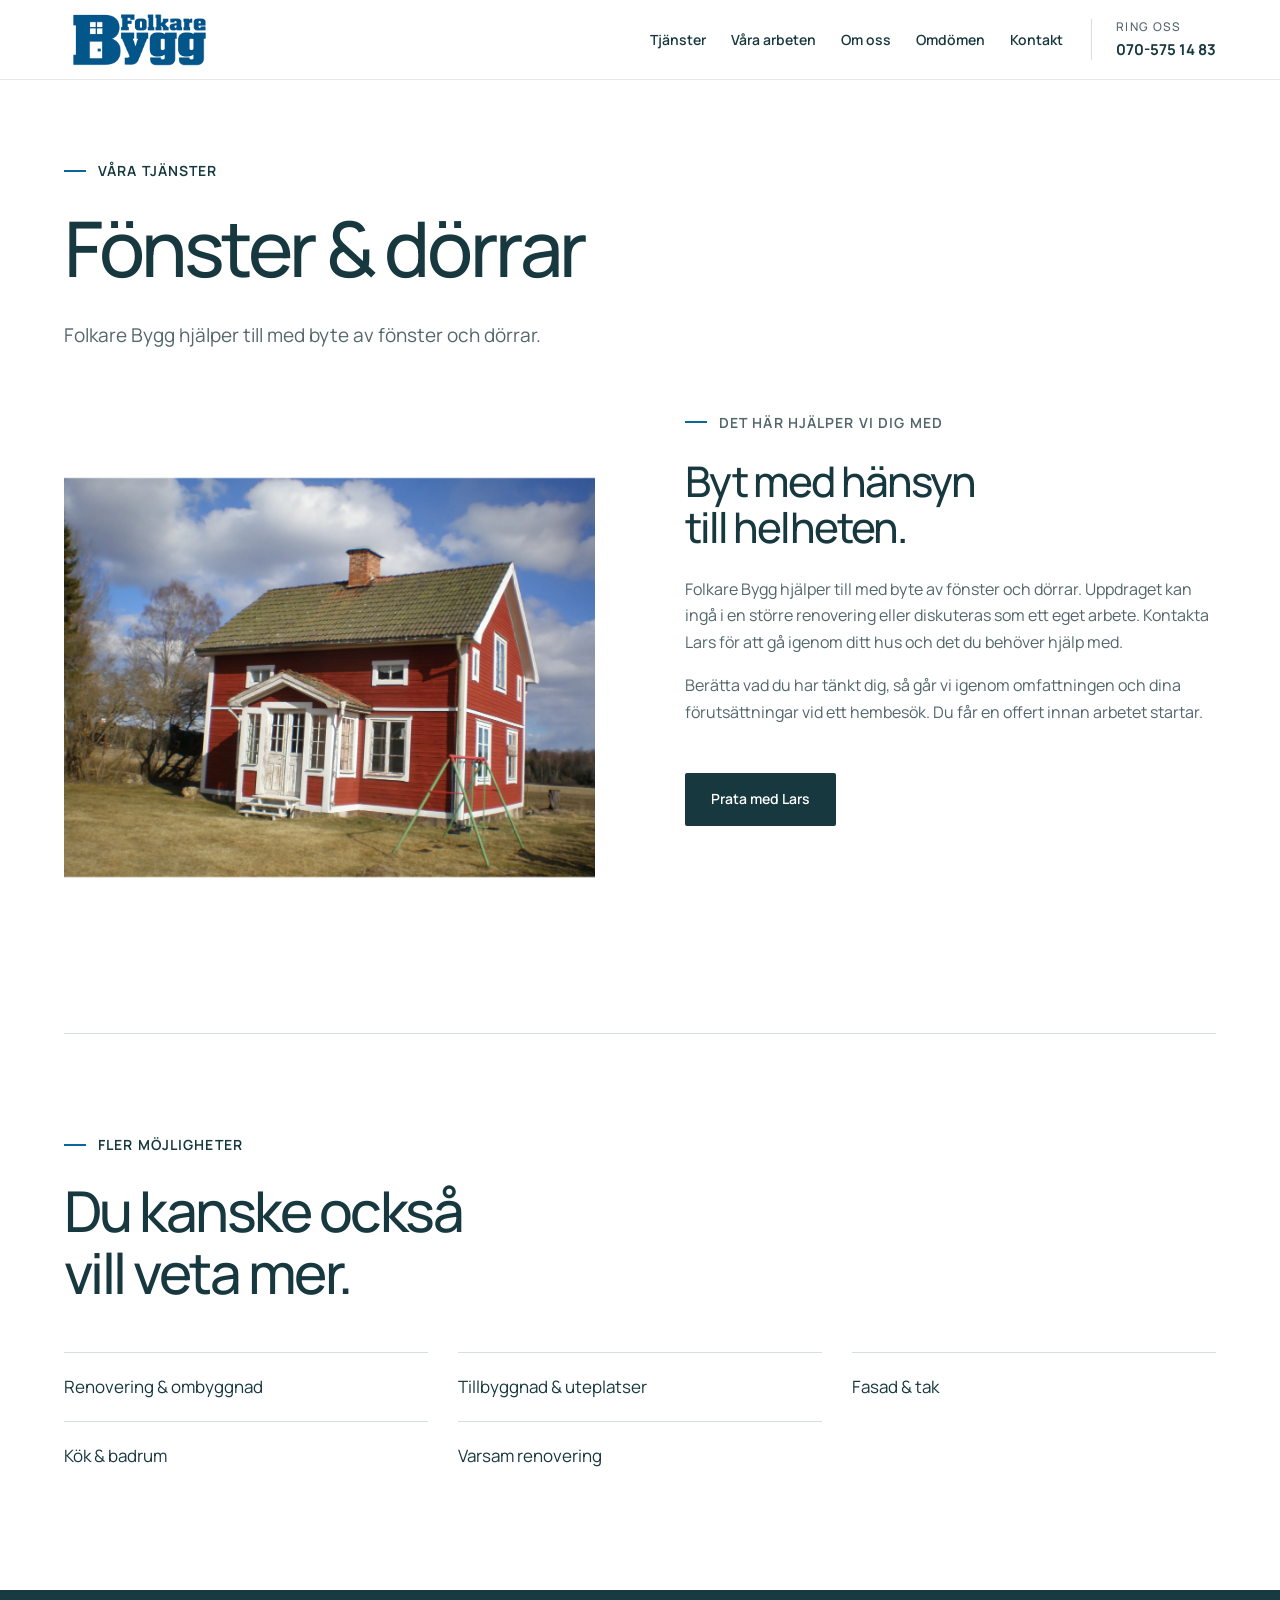
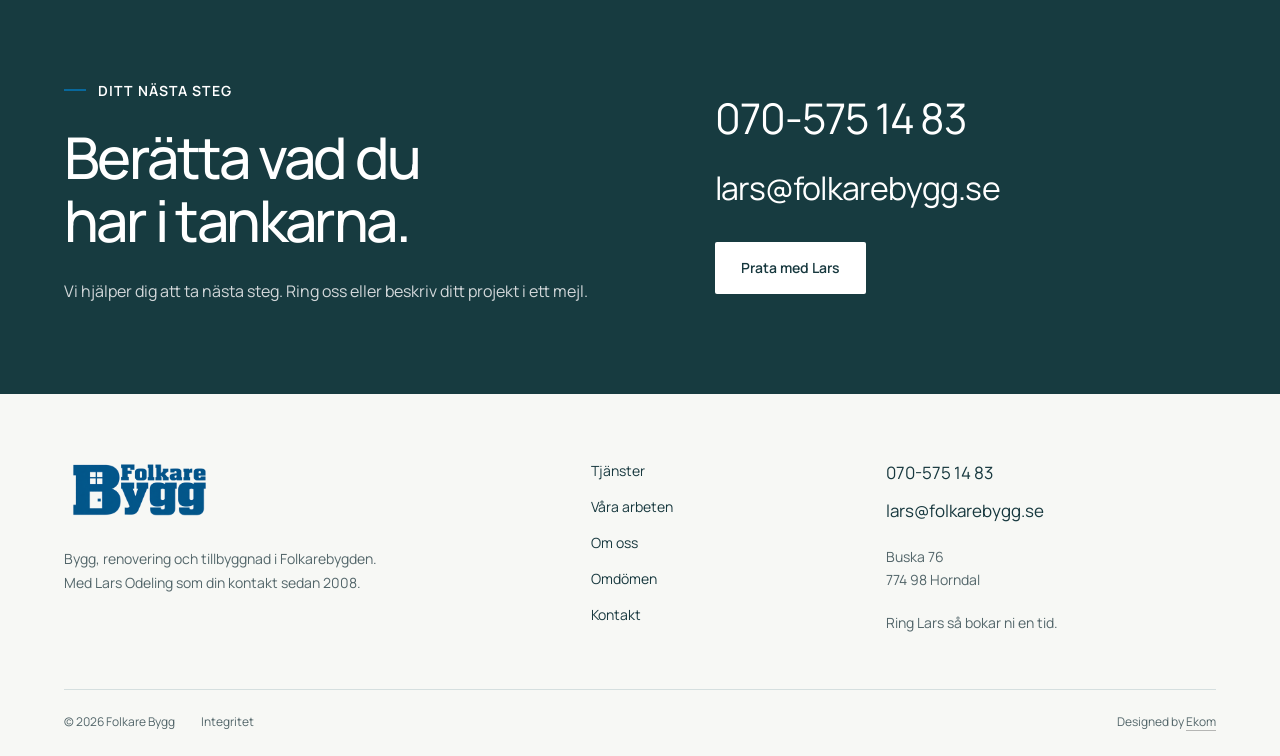
<file: fonster-dorrar.html>
<!doctype html><html lang="sv"><head><meta charset="utf-8"><meta name="viewport" content="width=device-width,initial-scale=1"><title>Fönster &amp; dörrar i Avesta och Hedemora | Folkare Bygg</title><meta name="description" content="Folkare Bygg hjälper till med byte av fönster och dörrar. Folkare Bygg – Avesta och Hedemora med omnejd."><link rel="canonical" href="https://www.folkarebygg.se/fonster-dorrar.html"><meta name="theme-color" content="#15353b"><meta property="og:type" content="website"><meta property="og:locale" content="sv_SE"><meta property="og:title" content="Fönster &amp; dörrar i Avesta och Hedemora | Folkare Bygg"><meta property="og:description" content="Folkare Bygg hjälper till med byte av fönster och dörrar. Folkare Bygg – Avesta och Hedemora med omnejd."><meta property="og:url" content="https://www.folkarebygg.se/fonster-dorrar.html"><meta property="og:image" content="https://www.folkarebygg.se/assets/hero-altan-2400.webp"><meta name="twitter:card" content="summary_large_image"><link rel="icon" type="image/svg+xml" href="favicon.svg"><link rel="preload" as="font" type="font/woff2" href="assets/manrope.woff2" crossorigin><link rel="stylesheet" href="styles.css"><script defer src="script.js"></script><script type="application/ld+json">{"@context": "https://schema.org", "@type": "HomeAndConstructionBusiness", "name": "Folkare Bygg", "url": "https://www.folkarebygg.se", "telephone": "+46705751483", "email": "lars@folkarebygg.se", "areaServed": "Avesta och Hedemora med omnejd", "address": {"@type": "PostalAddress", "streetAddress": "Buska 76", "postalCode": "774 98", "addressLocality": "Horndal", "addressCountry": "SE"}, "image": "https://www.folkarebygg.se/assets/hero-altan-2400.webp", "description": "Bygg, renovering och tillbyggnad i Folkarebygden. Med Lars Odeling som din kontakt sedan 2008."}</script></head><body class="folkare inner"><a class="skip" href="#main">Hoppa till innehållet</a><header class="site-header"><div class="header-inner"><a class="brand" href="index.html" aria-label="Folkare Bygg – startsida"><img src="assets/logo-transparent.png" alt="Folkare Bygg" class="" width="900" height="363" loading="lazy" decoding="async"></a><nav class="desktop-nav" aria-label="Huvudmeny"><a href="tjanster.html">Tjänster</a><a href="vara-arbeten.html">Våra arbeten</a><a href="om-oss.html">Om oss</a><a href="omdomen.html">Omdömen</a><a href="kontakt.html">Kontakt</a></nav><a class="header-phone" href="tel:+46705751483"><span class="phone-label">Ring oss</span><span>070-575 14 83</span></a><button class="menu-toggle" aria-label="Öppna meny" aria-controls="mobile-menu" aria-expanded="false"><i aria-hidden="true"></i><i aria-hidden="true"></i><span>Meny</span></button></div><nav id="mobile-menu" hidden aria-label="Mobilmeny"><a href="tjanster.html">Tjänster</a><a href="vara-arbeten.html">Våra arbeten</a><a href="om-oss.html">Om oss</a><a href="omdomen.html">Omdömen</a><a href="kontakt.html">Kontakt</a><div class="menu-contact"><p class="eyebrow">Vi hjälper dig gärna</p><a href="tel:+46705751483">070-575 14 83</a><a href="mailto:lars@folkarebygg.se">lars@folkarebygg.se</a><p>Ring Lars så bokar ni en tid.</p></div></nav></header><main id="main"><section class="page-title wrap"><p class="eyebrow">Våra tjänster</p><h1>Fönster & dörrar</h1><p>Folkare Bygg hjälper till med byte av fönster och dörrar.</p></section><section class="service-detail wrap"><div class="detail-image"><img src="assets/projekt-rott-hus-2400.webp" srcset="assets/projekt-rott-hus-2400-720.webp 720w, assets/projekt-rott-hus-2400.webp 2400w" sizes="(max-width:760px) 100vw, 60vw" alt="Äldre rött trähus med vita detaljer och glasad entré." class="" width="2400" height="1800" loading="lazy" decoding="async"></div><div class="detail-copy"><p class="eyebrow">Det här hjälper vi dig med</p><h2>Byt med hänsyn<br>till helheten.</h2><p>Folkare Bygg hjälper till med byte av fönster och dörrar. Uppdraget kan ingå i en större renovering eller diskuteras som ett eget arbete. Kontakta Lars för att gå igenom ditt hus och det du behöver hjälp med.</p><p>Berätta vad du har tänkt dig, så går vi igenom omfattningen och dina förutsättningar vid ett hembesök. Du får en offert innan arbetet startar.</p><ul></ul><a class="button primary" href="kontakt.html">Prata med Lars</a></div></section><section class="section related wrap"><div class="section-head"><div><p class="eyebrow">Fler möjligheter</p><h2>Du kanske också<br>vill veta mer.</h2></div></div><div class="related-links"><a href="renovering.html">Renovering & ombyggnad</a><a href="tillbyggnad.html">Tillbyggnad & uteplatser</a><a href="fasad-tak.html">Fasad & tak</a><a href="kok-badrum.html">Kök & badrum</a><a href="aldre-hus.html">Varsam renovering</a></div></section><section class="contact-band"><div class="wrap"><div><p class="eyebrow">Ditt nästa steg</p><h2>Berätta vad du<br>har i tankarna.</h2><p>Vi hjälper dig att ta nästa steg. Ring oss eller beskriv ditt projekt i ett mejl.</p></div><div class="contact-band-links"><a href="tel:+46705751483">070-575 14 83</a><a href="mailto:lars@folkarebygg.se">lars@folkarebygg.se</a><a class="button light" href="kontakt.html">Prata med Lars</a></div></div></section></main><footer><div class="footer-main wrap"><div><a class="brand" href="index.html" aria-label="Folkare Bygg – startsida"><img src="assets/logo-transparent.png" alt="Folkare Bygg" class="" width="900" height="363" loading="lazy" decoding="async"></a><p>Bygg, renovering och tillbyggnad i Folkarebygden. Med Lars Odeling som din kontakt sedan 2008.</p></div><div class="footer-nav"><a href="tjanster.html">Tjänster</a><a href="vara-arbeten.html">Våra arbeten</a><a href="om-oss.html">Om oss</a><a href="omdomen.html">Omdömen</a><a href="kontakt.html">Kontakt</a></div><div class="footer-contact"><a href="tel:+46705751483">070-575 14 83</a><a href="mailto:lars@folkarebygg.se">lars@folkarebygg.se</a><p>Buska 76<br>774 98 Horndal</p><p>Ring Lars så bokar ni en tid.</p></div></div><div class="footer-base wrap"><span>© 2026 Folkare Bygg</span><a href="integritet.html">Integritet</a><span class="credit">Designed by <a href="https://ekom.se/">Ekom</a></span></div></footer><nav class="mobile-dock" aria-label="Snabbkontakt"><a href="tel:+46705751483">Ring oss</a><a href="kontakt.html">Prata med Lars</a></nav><dialog class="lightbox" aria-label="Bildvisning"><button class="lightbox-close" aria-label="Stäng bildvisning">Stäng</button><img alt=""><p class="lightbox-caption"></p><div><button data-dir="-1">Föregående</button><span class="lightbox-counter" aria-live="polite"></span><button data-dir="1">Nästa</button></div></dialog></body></html>
</file>
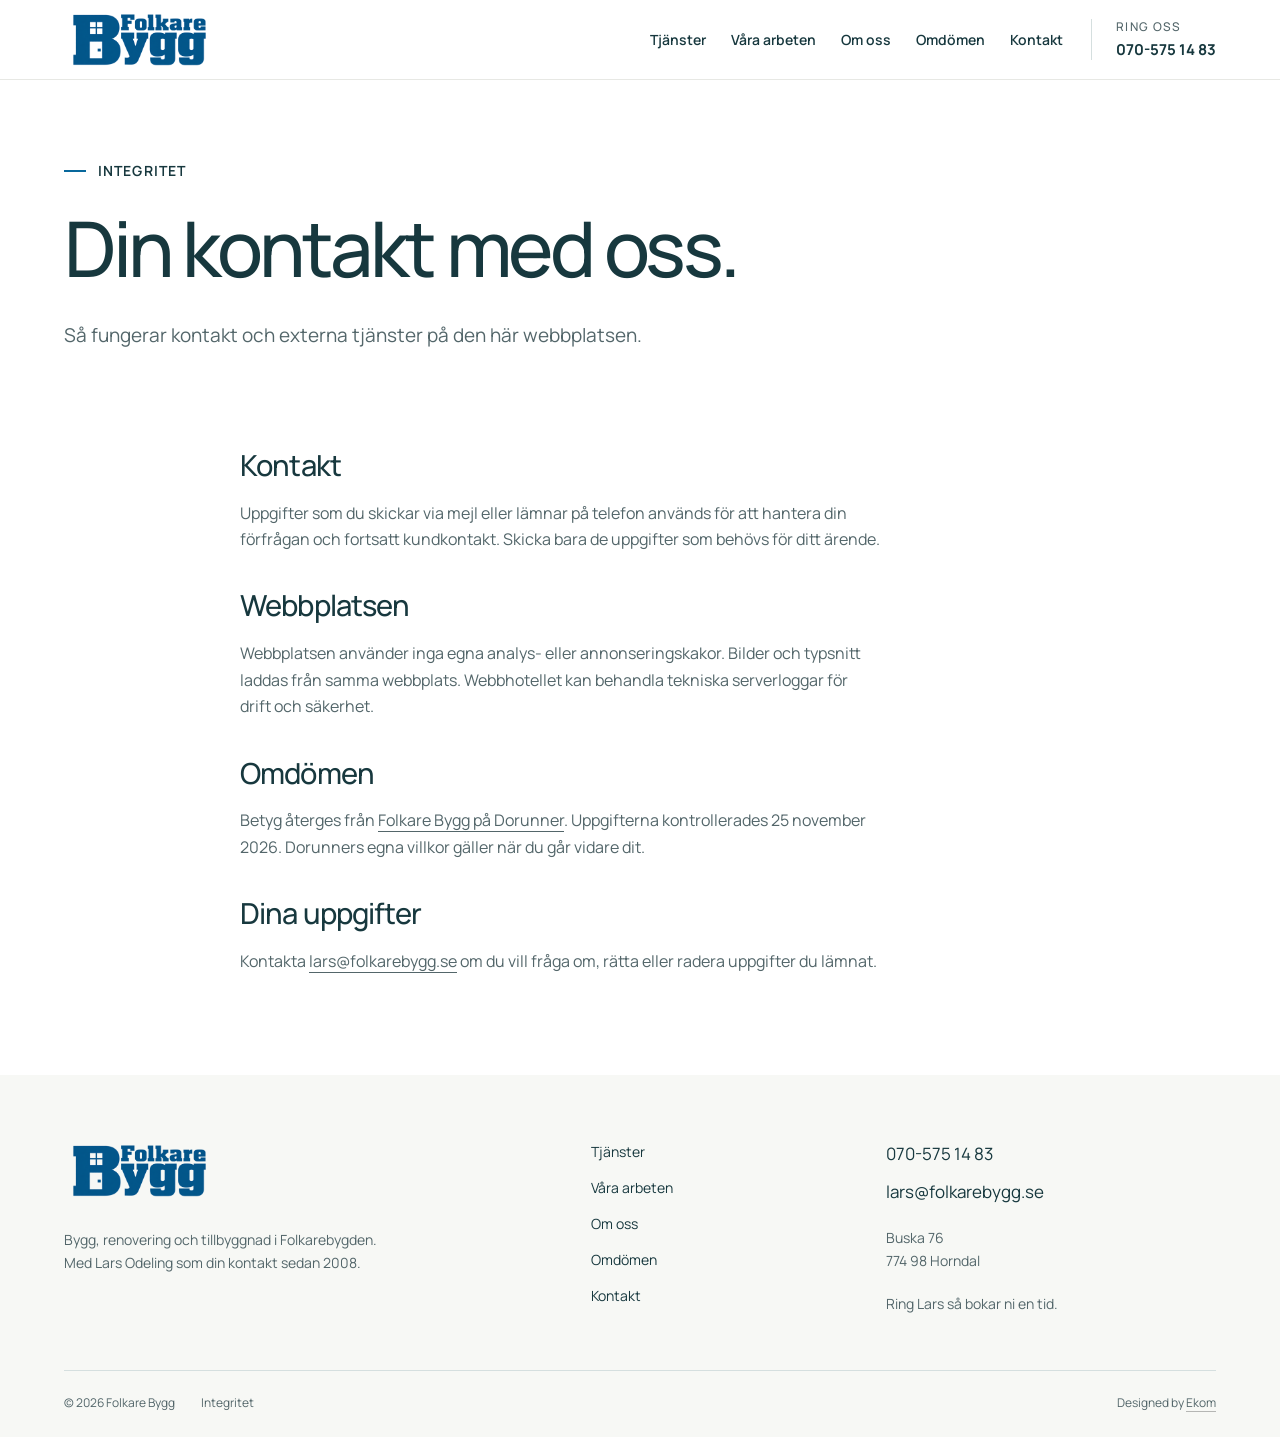
<file: integritet.html>
<!doctype html><html lang="sv"><head><meta charset="utf-8"><meta name="viewport" content="width=device-width,initial-scale=1"><title>Integritet | Folkare Bygg</title><meta name="description" content="Information om kontakt, bilder och externa tjänster."><link rel="canonical" href="https://www.folkarebygg.se/integritet.html"><meta name="theme-color" content="#15353b"><meta property="og:type" content="website"><meta property="og:locale" content="sv_SE"><meta property="og:title" content="Integritet | Folkare Bygg"><meta property="og:description" content="Information om kontakt, bilder och externa tjänster."><meta property="og:url" content="https://www.folkarebygg.se/integritet.html"><meta property="og:image" content="https://www.folkarebygg.se/assets/hero-altan-2400.webp"><meta name="twitter:card" content="summary_large_image"><link rel="icon" type="image/svg+xml" href="favicon.svg"><link rel="preload" as="font" type="font/woff2" href="assets/manrope.woff2" crossorigin><link rel="stylesheet" href="styles.css"><script defer src="script.js"></script><script type="application/ld+json">{"@context": "https://schema.org", "@type": "HomeAndConstructionBusiness", "name": "Folkare Bygg", "url": "https://www.folkarebygg.se", "telephone": "+46705751483", "email": "lars@folkarebygg.se", "areaServed": "Avesta och Hedemora med omnejd", "address": {"@type": "PostalAddress", "streetAddress": "Buska 76", "postalCode": "774 98", "addressLocality": "Horndal", "addressCountry": "SE"}, "image": "https://www.folkarebygg.se/assets/hero-altan-2400.webp", "description": "Bygg, renovering och tillbyggnad i Folkarebygden. Med Lars Odeling som din kontakt sedan 2008."}</script></head><body class="folkare inner"><a class="skip" href="#main">Hoppa till innehållet</a><header class="site-header"><div class="header-inner"><a class="brand" href="index.html" aria-label="Folkare Bygg – startsida"><img src="assets/logo-transparent.png" alt="Folkare Bygg" class="" width="900" height="363" loading="lazy" decoding="async"></a><nav class="desktop-nav" aria-label="Huvudmeny"><a href="tjanster.html">Tjänster</a><a href="vara-arbeten.html">Våra arbeten</a><a href="om-oss.html">Om oss</a><a href="omdomen.html">Omdömen</a><a href="kontakt.html">Kontakt</a></nav><a class="header-phone" href="tel:+46705751483"><span class="phone-label">Ring oss</span><span>070-575 14 83</span></a><button class="menu-toggle" aria-label="Öppna meny" aria-controls="mobile-menu" aria-expanded="false"><i aria-hidden="true"></i><i aria-hidden="true"></i><span>Meny</span></button></div><nav id="mobile-menu" hidden aria-label="Mobilmeny"><a href="tjanster.html">Tjänster</a><a href="vara-arbeten.html">Våra arbeten</a><a href="om-oss.html">Om oss</a><a href="omdomen.html">Omdömen</a><a href="kontakt.html">Kontakt</a><div class="menu-contact"><p class="eyebrow">Vi hjälper dig gärna</p><a href="tel:+46705751483">070-575 14 83</a><a href="mailto:lars@folkarebygg.se">lars@folkarebygg.se</a><p>Ring Lars så bokar ni en tid.</p></div></nav></header><main id="main"><section class="page-title wrap"><p class="eyebrow">Integritet</p><h1>Din kontakt med oss.</h1><p>Så fungerar kontakt och externa tjänster på den här webbplatsen.</p></section><article class="prose wrap"><h2>Kontakt</h2><p>Uppgifter som du skickar via mejl eller lämnar på telefon används för att hantera din förfrågan och fortsatt kundkontakt. Skicka bara de uppgifter som behövs för ditt ärende.</p><h2>Webbplatsen</h2><p>Webbplatsen använder inga egna analys- eller annonseringskakor. Bilder och typsnitt laddas från samma webbplats. Webbhotellet kan behandla tekniska serverloggar för drift och säkerhet.</p><h2>Omdömen</h2><p>Betyg återges från <a href="https://www.dorunner.se/f%C3%B6retag/folkare-bygg-31611">Folkare Bygg på Dorunner</a>. Uppgifterna kontrollerades 25 november 2026. Dorunners egna villkor gäller när du går vidare dit.</p><h2>Dina uppgifter</h2><p>Kontakta <a href="mailto:lars@folkarebygg.se">lars@folkarebygg.se</a> om du vill fråga om, rätta eller radera uppgifter du lämnat.</p></article></main><footer><div class="footer-main wrap"><div><a class="brand" href="index.html" aria-label="Folkare Bygg – startsida"><img src="assets/logo-transparent.png" alt="Folkare Bygg" class="" width="900" height="363" loading="lazy" decoding="async"></a><p>Bygg, renovering och tillbyggnad i Folkarebygden. Med Lars Odeling som din kontakt sedan 2008.</p></div><div class="footer-nav"><a href="tjanster.html">Tjänster</a><a href="vara-arbeten.html">Våra arbeten</a><a href="om-oss.html">Om oss</a><a href="omdomen.html">Omdömen</a><a href="kontakt.html">Kontakt</a></div><div class="footer-contact"><a href="tel:+46705751483">070-575 14 83</a><a href="mailto:lars@folkarebygg.se">lars@folkarebygg.se</a><p>Buska 76<br>774 98 Horndal</p><p>Ring Lars så bokar ni en tid.</p></div></div><div class="footer-base wrap"><span>© 2026 Folkare Bygg</span><a href="integritet.html">Integritet</a><span class="credit">Designed by <a href="https://ekom.se/">Ekom</a></span></div></footer><nav class="mobile-dock" aria-label="Snabbkontakt"><a href="tel:+46705751483">Ring oss</a><a href="kontakt.html">Prata med Lars</a></nav><dialog class="lightbox" aria-label="Bildvisning"><button class="lightbox-close" aria-label="Stäng bildvisning">Stäng</button><img alt=""><p class="lightbox-caption"></p><div><button data-dir="-1">Föregående</button><span class="lightbox-counter" aria-live="polite"></span><button data-dir="1">Nästa</button></div></dialog></body></html>
</file>
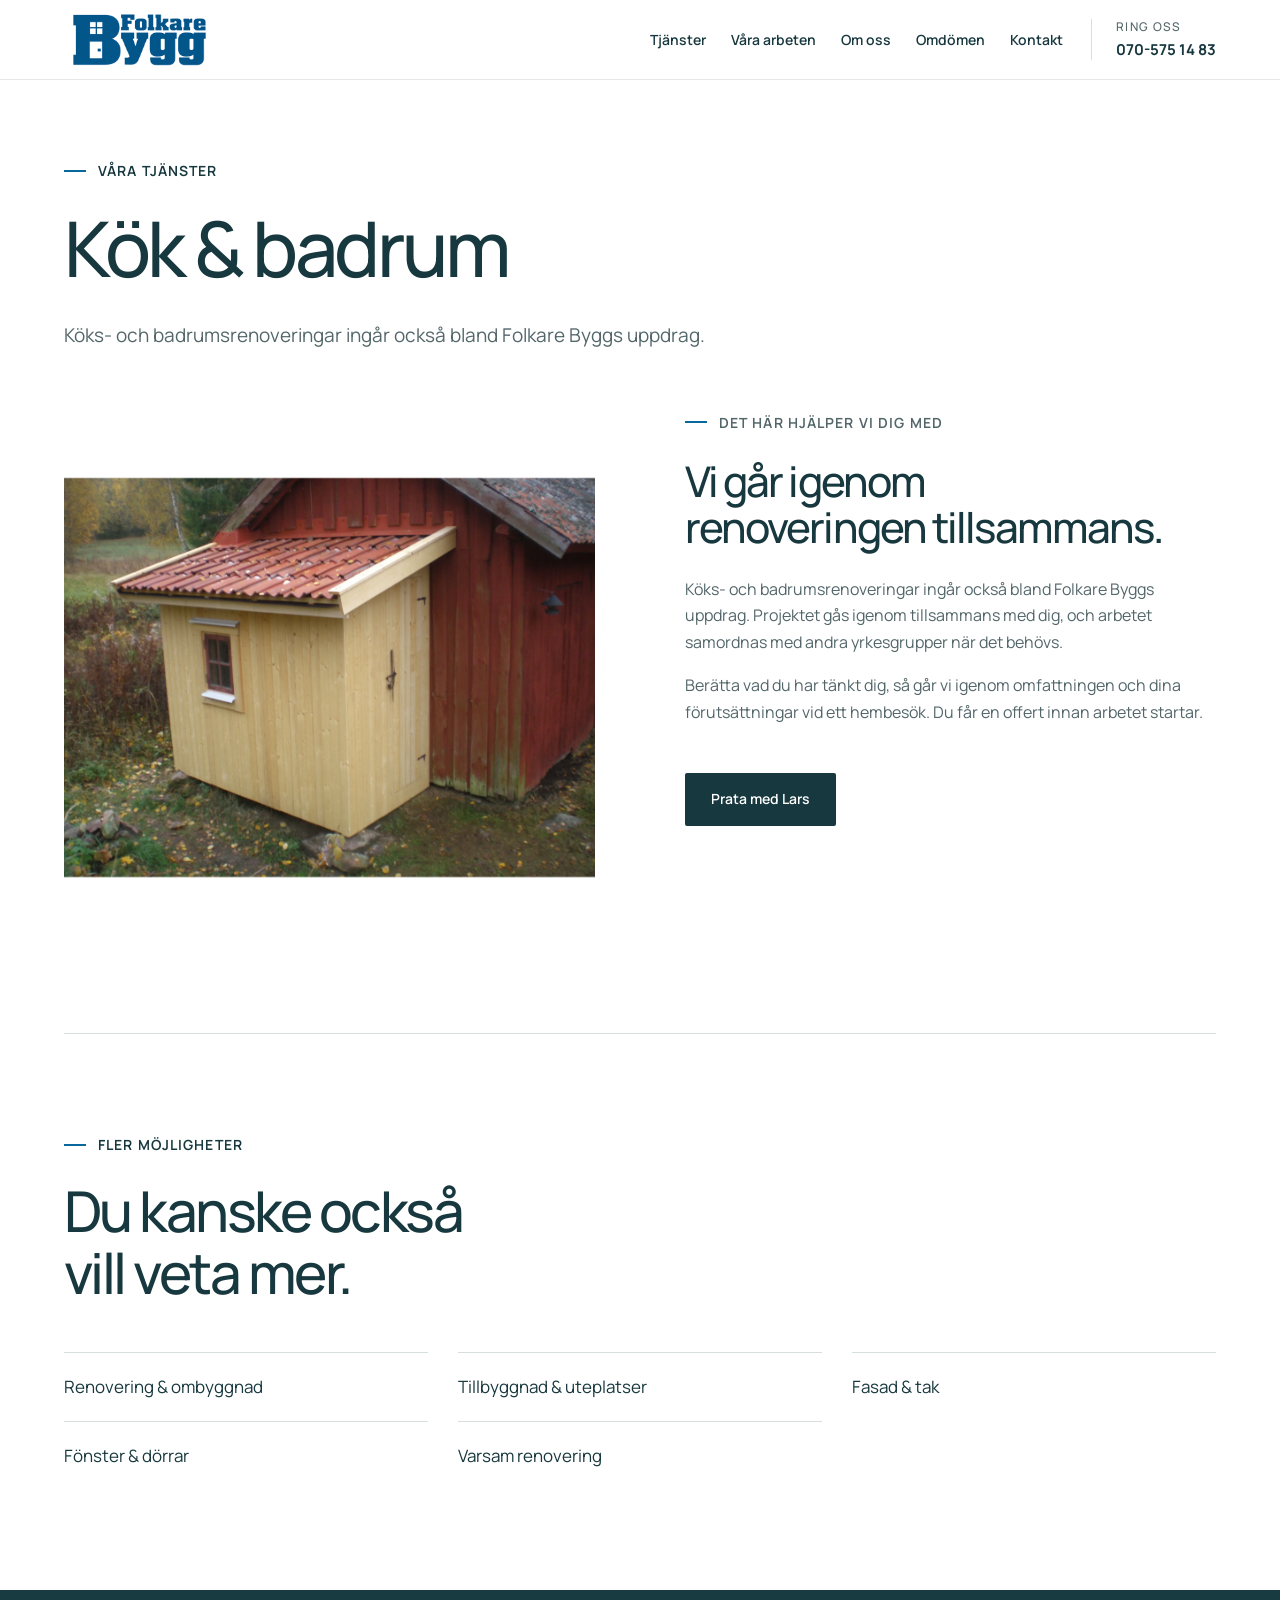
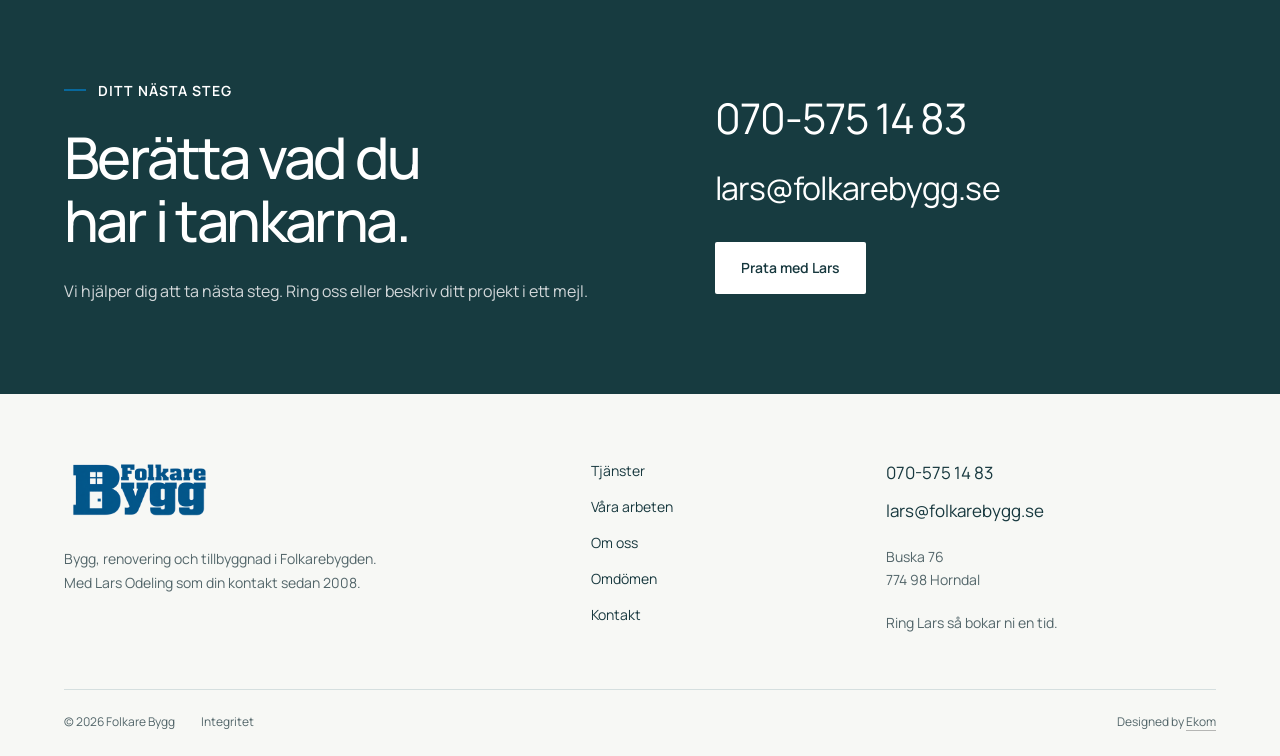
<file: kok-badrum.html>
<!doctype html><html lang="sv"><head><meta charset="utf-8"><meta name="viewport" content="width=device-width,initial-scale=1"><title>Kök &amp; badrum i Avesta och Hedemora | Folkare Bygg</title><meta name="description" content="Köks- och badrumsrenoveringar ingår också bland Folkare Byggs uppdrag. Folkare Bygg – Avesta och Hedemora med omnejd."><link rel="canonical" href="https://www.folkarebygg.se/kok-badrum.html"><meta name="theme-color" content="#15353b"><meta property="og:type" content="website"><meta property="og:locale" content="sv_SE"><meta property="og:title" content="Kök &amp; badrum i Avesta och Hedemora | Folkare Bygg"><meta property="og:description" content="Köks- och badrumsrenoveringar ingår också bland Folkare Byggs uppdrag. Folkare Bygg – Avesta och Hedemora med omnejd."><meta property="og:url" content="https://www.folkarebygg.se/kok-badrum.html"><meta property="og:image" content="https://www.folkarebygg.se/assets/hero-altan-2400.webp"><meta name="twitter:card" content="summary_large_image"><link rel="icon" type="image/svg+xml" href="favicon.svg"><link rel="preload" as="font" type="font/woff2" href="assets/manrope.woff2" crossorigin><link rel="stylesheet" href="styles.css"><script defer src="script.js"></script><script type="application/ld+json">{"@context": "https://schema.org", "@type": "HomeAndConstructionBusiness", "name": "Folkare Bygg", "url": "https://www.folkarebygg.se", "telephone": "+46705751483", "email": "lars@folkarebygg.se", "areaServed": "Avesta och Hedemora med omnejd", "address": {"@type": "PostalAddress", "streetAddress": "Buska 76", "postalCode": "774 98", "addressLocality": "Horndal", "addressCountry": "SE"}, "image": "https://www.folkarebygg.se/assets/hero-altan-2400.webp", "description": "Bygg, renovering och tillbyggnad i Folkarebygden. Med Lars Odeling som din kontakt sedan 2008."}</script></head><body class="folkare inner"><a class="skip" href="#main">Hoppa till innehållet</a><header class="site-header"><div class="header-inner"><a class="brand" href="index.html" aria-label="Folkare Bygg – startsida"><img src="assets/logo-transparent.png" alt="Folkare Bygg" class="" width="900" height="363" loading="lazy" decoding="async"></a><nav class="desktop-nav" aria-label="Huvudmeny"><a href="tjanster.html">Tjänster</a><a href="vara-arbeten.html">Våra arbeten</a><a href="om-oss.html">Om oss</a><a href="omdomen.html">Omdömen</a><a href="kontakt.html">Kontakt</a></nav><a class="header-phone" href="tel:+46705751483"><span class="phone-label">Ring oss</span><span>070-575 14 83</span></a><button class="menu-toggle" aria-label="Öppna meny" aria-controls="mobile-menu" aria-expanded="false"><i aria-hidden="true"></i><i aria-hidden="true"></i><span>Meny</span></button></div><nav id="mobile-menu" hidden aria-label="Mobilmeny"><a href="tjanster.html">Tjänster</a><a href="vara-arbeten.html">Våra arbeten</a><a href="om-oss.html">Om oss</a><a href="omdomen.html">Omdömen</a><a href="kontakt.html">Kontakt</a><div class="menu-contact"><p class="eyebrow">Vi hjälper dig gärna</p><a href="tel:+46705751483">070-575 14 83</a><a href="mailto:lars@folkarebygg.se">lars@folkarebygg.se</a><p>Ring Lars så bokar ni en tid.</p></div></nav></header><main id="main"><section class="page-title wrap"><p class="eyebrow">Våra tjänster</p><h1>Kök & badrum</h1><p>Köks- och badrumsrenoveringar ingår också bland Folkare Byggs uppdrag.</p></section><section class="service-detail wrap"><div class="detail-image"><img src="assets/projekt-tillbyggnad-2400.webp" srcset="assets/projekt-tillbyggnad-2400-720.webp 720w, assets/projekt-tillbyggnad-2400.webp 2400w" sizes="(max-width:760px) 100vw, 60vw" alt="Mindre tillbyggnad med ljus träpanel och rött tegeltak" class="" width="2400" height="1800" loading="lazy" decoding="async"></div><div class="detail-copy"><p class="eyebrow">Det här hjälper vi dig med</p><h2>Vi går igenom<br>renoveringen tillsammans.</h2><p>Köks- och badrumsrenoveringar ingår också bland Folkare Byggs uppdrag. Projektet gås igenom tillsammans med dig, och arbetet samordnas med andra yrkesgrupper när det behövs.</p><p>Berätta vad du har tänkt dig, så går vi igenom omfattningen och dina förutsättningar vid ett hembesök. Du får en offert innan arbetet startar.</p><ul></ul><a class="button primary" href="kontakt.html">Prata med Lars</a></div></section><section class="section related wrap"><div class="section-head"><div><p class="eyebrow">Fler möjligheter</p><h2>Du kanske också<br>vill veta mer.</h2></div></div><div class="related-links"><a href="renovering.html">Renovering & ombyggnad</a><a href="tillbyggnad.html">Tillbyggnad & uteplatser</a><a href="fasad-tak.html">Fasad & tak</a><a href="fonster-dorrar.html">Fönster & dörrar</a><a href="aldre-hus.html">Varsam renovering</a></div></section><section class="contact-band"><div class="wrap"><div><p class="eyebrow">Ditt nästa steg</p><h2>Berätta vad du<br>har i tankarna.</h2><p>Vi hjälper dig att ta nästa steg. Ring oss eller beskriv ditt projekt i ett mejl.</p></div><div class="contact-band-links"><a href="tel:+46705751483">070-575 14 83</a><a href="mailto:lars@folkarebygg.se">lars@folkarebygg.se</a><a class="button light" href="kontakt.html">Prata med Lars</a></div></div></section></main><footer><div class="footer-main wrap"><div><a class="brand" href="index.html" aria-label="Folkare Bygg – startsida"><img src="assets/logo-transparent.png" alt="Folkare Bygg" class="" width="900" height="363" loading="lazy" decoding="async"></a><p>Bygg, renovering och tillbyggnad i Folkarebygden. Med Lars Odeling som din kontakt sedan 2008.</p></div><div class="footer-nav"><a href="tjanster.html">Tjänster</a><a href="vara-arbeten.html">Våra arbeten</a><a href="om-oss.html">Om oss</a><a href="omdomen.html">Omdömen</a><a href="kontakt.html">Kontakt</a></div><div class="footer-contact"><a href="tel:+46705751483">070-575 14 83</a><a href="mailto:lars@folkarebygg.se">lars@folkarebygg.se</a><p>Buska 76<br>774 98 Horndal</p><p>Ring Lars så bokar ni en tid.</p></div></div><div class="footer-base wrap"><span>© 2026 Folkare Bygg</span><a href="integritet.html">Integritet</a><span class="credit">Designed by <a href="https://ekom.se/">Ekom</a></span></div></footer><nav class="mobile-dock" aria-label="Snabbkontakt"><a href="tel:+46705751483">Ring oss</a><a href="kontakt.html">Prata med Lars</a></nav><dialog class="lightbox" aria-label="Bildvisning"><button class="lightbox-close" aria-label="Stäng bildvisning">Stäng</button><img alt=""><p class="lightbox-caption"></p><div><button data-dir="-1">Föregående</button><span class="lightbox-counter" aria-live="polite"></span><button data-dir="1">Nästa</button></div></dialog></body></html>
</file>
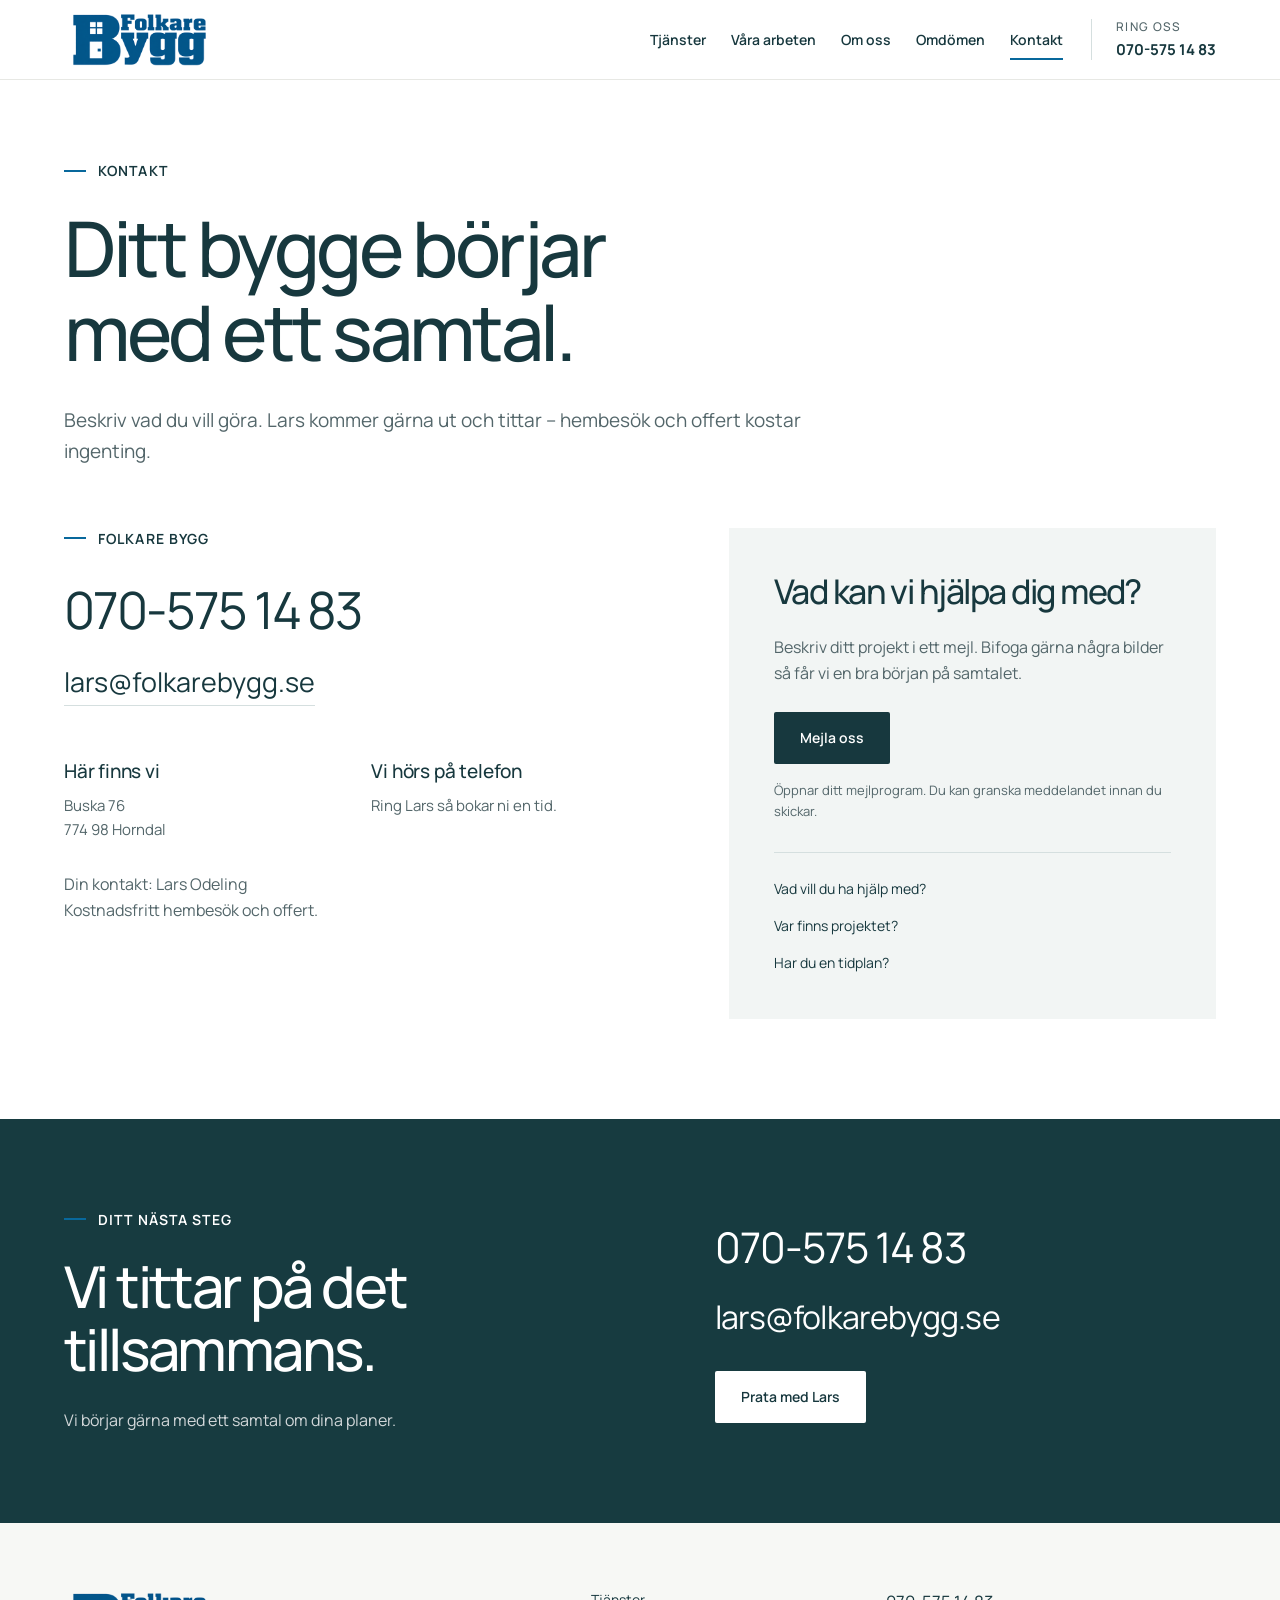
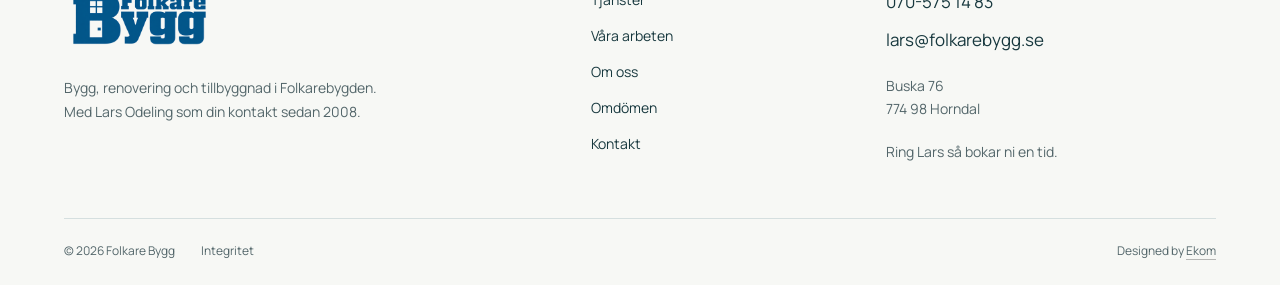
<file: kontakt.html>
<!doctype html><html lang="sv"><head><meta charset="utf-8"><meta name="viewport" content="width=device-width,initial-scale=1"><title>Kontakt – 070-575 14 83 | Folkare Bygg</title><meta name="description" content="Kontakta Folkare Bygg på 070-575 14 83 eller lars@folkarebygg.se. Avesta och Hedemora med omnejd."><link rel="canonical" href="https://www.folkarebygg.se/kontakt.html"><meta name="theme-color" content="#15353b"><meta property="og:type" content="website"><meta property="og:locale" content="sv_SE"><meta property="og:title" content="Kontakt – 070-575 14 83 | Folkare Bygg"><meta property="og:description" content="Kontakta Folkare Bygg på 070-575 14 83 eller lars@folkarebygg.se. Avesta och Hedemora med omnejd."><meta property="og:url" content="https://www.folkarebygg.se/kontakt.html"><meta property="og:image" content="https://www.folkarebygg.se/assets/hero-altan-2400.webp"><meta name="twitter:card" content="summary_large_image"><link rel="icon" type="image/svg+xml" href="favicon.svg"><link rel="preload" as="font" type="font/woff2" href="assets/manrope.woff2" crossorigin><link rel="stylesheet" href="styles.css"><script defer src="script.js"></script><script type="application/ld+json">{"@context": "https://schema.org", "@type": "HomeAndConstructionBusiness", "name": "Folkare Bygg", "url": "https://www.folkarebygg.se", "telephone": "+46705751483", "email": "lars@folkarebygg.se", "areaServed": "Avesta och Hedemora med omnejd", "address": {"@type": "PostalAddress", "streetAddress": "Buska 76", "postalCode": "774 98", "addressLocality": "Horndal", "addressCountry": "SE"}, "image": "https://www.folkarebygg.se/assets/hero-altan-2400.webp", "description": "Bygg, renovering och tillbyggnad i Folkarebygden. Med Lars Odeling som din kontakt sedan 2008."}</script></head><body class="folkare inner"><a class="skip" href="#main">Hoppa till innehållet</a><header class="site-header"><div class="header-inner"><a class="brand" href="index.html" aria-label="Folkare Bygg – startsida"><img src="assets/logo-transparent.png" alt="Folkare Bygg" class="" width="900" height="363" loading="lazy" decoding="async"></a><nav class="desktop-nav" aria-label="Huvudmeny"><a href="tjanster.html">Tjänster</a><a href="vara-arbeten.html">Våra arbeten</a><a href="om-oss.html">Om oss</a><a href="omdomen.html">Omdömen</a><a href="kontakt.html" aria-current="page">Kontakt</a></nav><a class="header-phone" href="tel:+46705751483"><span class="phone-label">Ring oss</span><span>070-575 14 83</span></a><button class="menu-toggle" aria-label="Öppna meny" aria-controls="mobile-menu" aria-expanded="false"><i aria-hidden="true"></i><i aria-hidden="true"></i><span>Meny</span></button></div><nav id="mobile-menu" hidden aria-label="Mobilmeny"><a href="tjanster.html">Tjänster</a><a href="vara-arbeten.html">Våra arbeten</a><a href="om-oss.html">Om oss</a><a href="omdomen.html">Omdömen</a><a href="kontakt.html" aria-current="page">Kontakt</a><div class="menu-contact"><p class="eyebrow">Vi hjälper dig gärna</p><a href="tel:+46705751483">070-575 14 83</a><a href="mailto:lars@folkarebygg.se">lars@folkarebygg.se</a><p>Ring Lars så bokar ni en tid.</p></div></nav></header><main id="main"><section class="page-title wrap"><p class="eyebrow">Kontakt</p><h1>Ditt bygge börjar<br>med ett samtal.</h1><p>Beskriv vad du vill göra. Lars kommer gärna ut och tittar – hembesök och offert kostar ingenting.</p></section><section class="contact-grid wrap"><div class="contact-details"><p class="eyebrow">Folkare Bygg</p><a class="big-phone" href="tel:+46705751483">070-575 14 83</a><a class="big-email" href="mailto:lars@folkarebygg.se">lars@folkarebygg.se</a><div class="contact-info"><div><h2>Här finns vi</h2><p>Buska 76<br>774 98 Horndal</p></div><div><h2>Vi hörs på telefon</h2><p>Ring Lars så bokar ni en tid.</p></div></div><p class="contact-owner">Din kontakt: Lars Odeling<br>Kostnadsfritt hembesök och offert.</p></div><div class="contact-box"><h2>Vad kan vi hjälpa dig med?</h2><p>Beskriv ditt projekt i ett mejl. Bifoga gärna några bilder så får vi en bra början på samtalet.</p><a class="button primary" href="mailto:lars@folkarebygg.se">Mejla oss</a><p class="note">Öppnar ditt mejlprogram. Du kan granska meddelandet innan du skickar.</p><div class="prepare-list"><span>Vad vill du ha hjälp med?</span><span>Var finns projektet?</span><span>Har du en tidplan?</span></div></div></section><section class="contact-band"><div class="wrap"><div><p class="eyebrow">Ditt nästa steg</p><h2>Vi tittar på det<br>tillsammans.</h2><p>Vi börjar gärna med ett samtal om dina planer.</p></div><div class="contact-band-links"><a href="tel:+46705751483">070-575 14 83</a><a href="mailto:lars@folkarebygg.se">lars@folkarebygg.se</a><a class="button light" href="kontakt.html">Prata med Lars</a></div></div></section></main><footer><div class="footer-main wrap"><div><a class="brand" href="index.html" aria-label="Folkare Bygg – startsida"><img src="assets/logo-transparent.png" alt="Folkare Bygg" class="" width="900" height="363" loading="lazy" decoding="async"></a><p>Bygg, renovering och tillbyggnad i Folkarebygden. Med Lars Odeling som din kontakt sedan 2008.</p></div><div class="footer-nav"><a href="tjanster.html">Tjänster</a><a href="vara-arbeten.html">Våra arbeten</a><a href="om-oss.html">Om oss</a><a href="omdomen.html">Omdömen</a><a href="kontakt.html">Kontakt</a></div><div class="footer-contact"><a href="tel:+46705751483">070-575 14 83</a><a href="mailto:lars@folkarebygg.se">lars@folkarebygg.se</a><p>Buska 76<br>774 98 Horndal</p><p>Ring Lars så bokar ni en tid.</p></div></div><div class="footer-base wrap"><span>© 2026 Folkare Bygg</span><a href="integritet.html">Integritet</a><span class="credit">Designed by <a href="https://ekom.se/">Ekom</a></span></div></footer><nav class="mobile-dock" aria-label="Snabbkontakt"><a href="tel:+46705751483">Ring oss</a><a href="kontakt.html">Prata med Lars</a></nav><dialog class="lightbox" aria-label="Bildvisning"><button class="lightbox-close" aria-label="Stäng bildvisning">Stäng</button><img alt=""><p class="lightbox-caption"></p><div><button data-dir="-1">Föregående</button><span class="lightbox-counter" aria-live="polite"></span><button data-dir="1">Nästa</button></div></dialog></body></html>
</file>
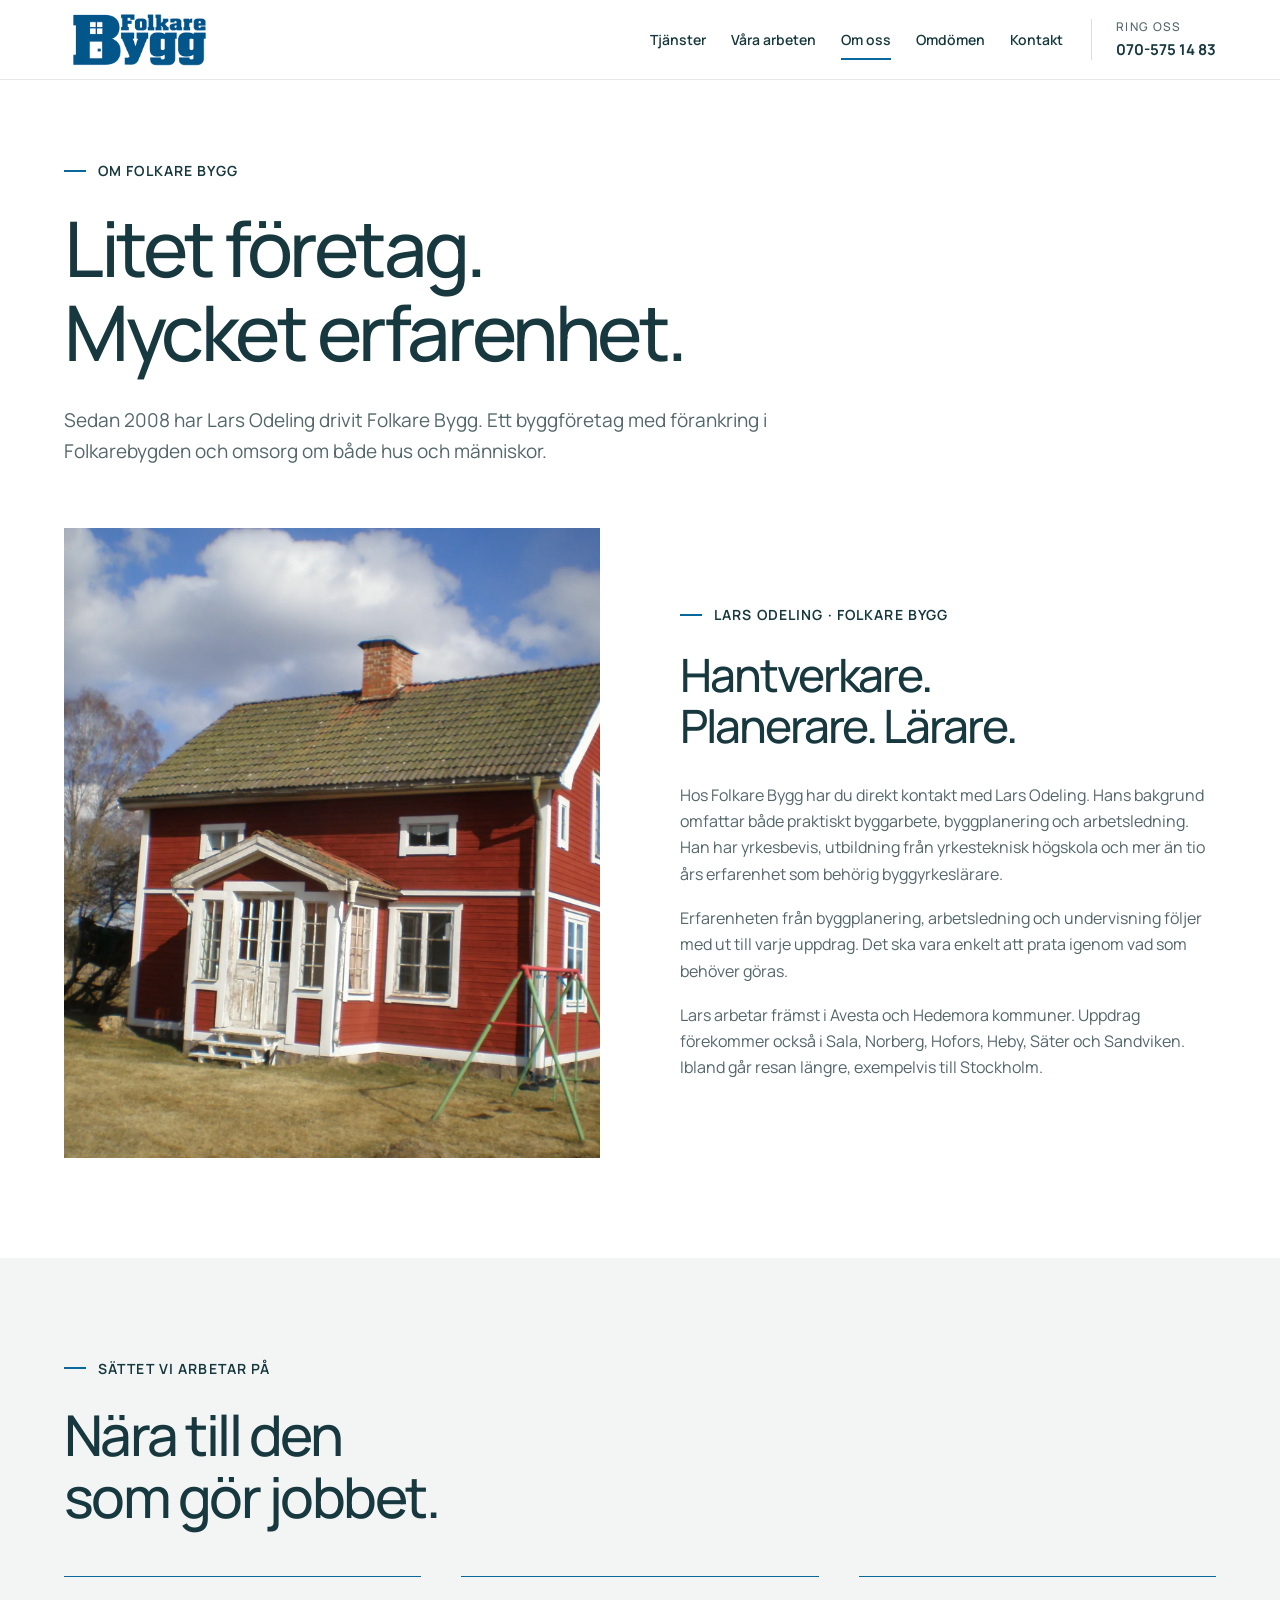
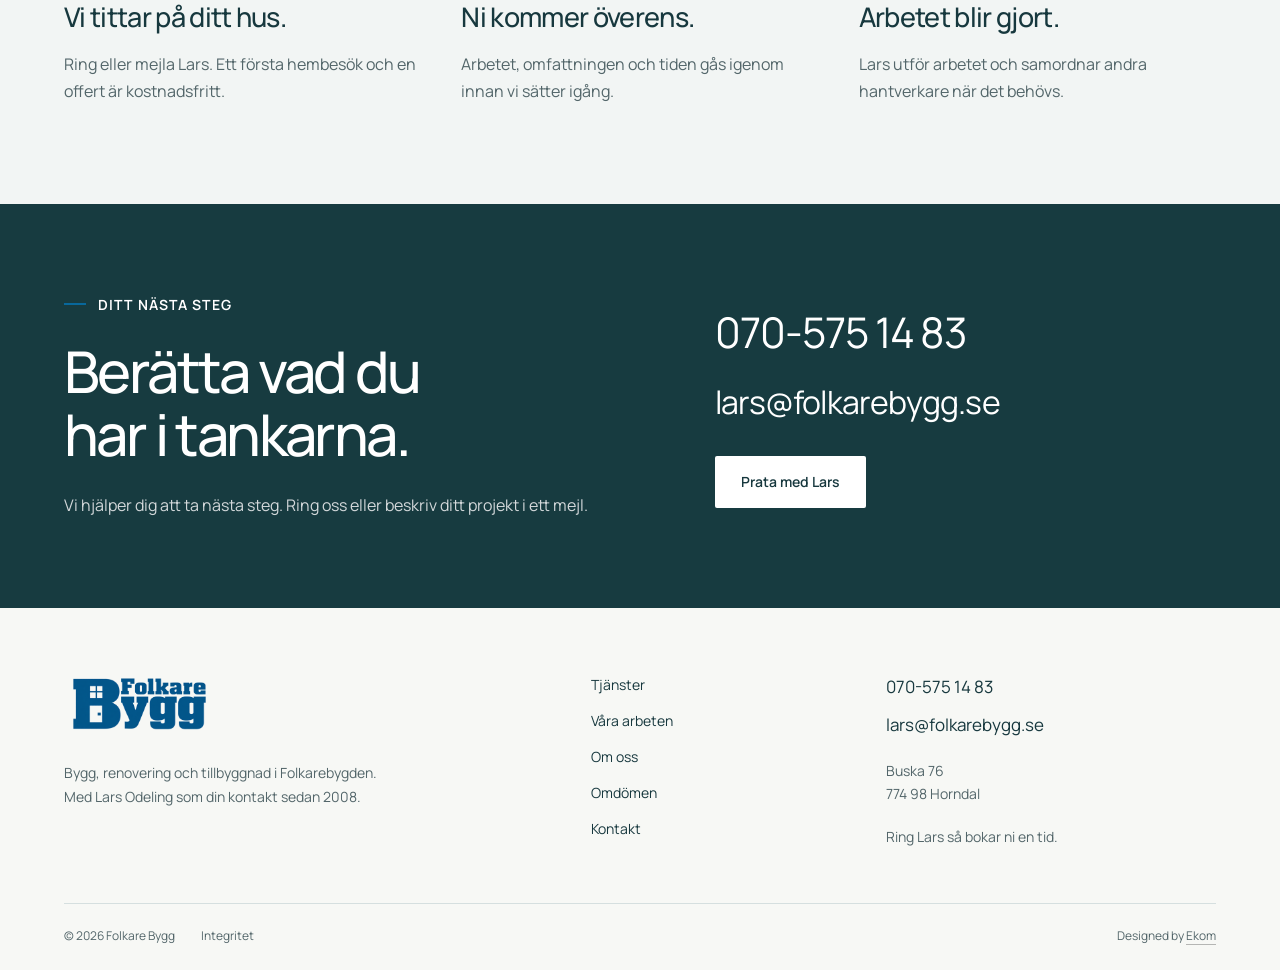
<file: om-oss.html>
<!doctype html><html lang="sv"><head><meta charset="utf-8"><meta name="viewport" content="width=device-width,initial-scale=1"><title>Om Folkare Bygg – Lars Odeling | Folkare Bygg</title><meta name="description" content="Lär känna Lars Odeling och Folkare Bygg. Yrkesbevis, byggplanering och över tio års erfarenhet som byggyrkeslärare. Verksamt sedan 2008."><link rel="canonical" href="https://www.folkarebygg.se/om-oss.html"><meta name="theme-color" content="#15353b"><meta property="og:type" content="website"><meta property="og:locale" content="sv_SE"><meta property="og:title" content="Om Folkare Bygg – Lars Odeling | Folkare Bygg"><meta property="og:description" content="Lär känna Lars Odeling och Folkare Bygg. Yrkesbevis, byggplanering och över tio års erfarenhet som byggyrkeslärare. Verksamt sedan 2008."><meta property="og:url" content="https://www.folkarebygg.se/om-oss.html"><meta property="og:image" content="https://www.folkarebygg.se/assets/hero-altan-2400.webp"><meta name="twitter:card" content="summary_large_image"><link rel="icon" type="image/svg+xml" href="favicon.svg"><link rel="preload" as="font" type="font/woff2" href="assets/manrope.woff2" crossorigin><link rel="stylesheet" href="styles.css"><script defer src="script.js"></script><script type="application/ld+json">{"@context": "https://schema.org", "@type": "HomeAndConstructionBusiness", "name": "Folkare Bygg", "url": "https://www.folkarebygg.se", "telephone": "+46705751483", "email": "lars@folkarebygg.se", "areaServed": "Avesta och Hedemora med omnejd", "address": {"@type": "PostalAddress", "streetAddress": "Buska 76", "postalCode": "774 98", "addressLocality": "Horndal", "addressCountry": "SE"}, "image": "https://www.folkarebygg.se/assets/hero-altan-2400.webp", "description": "Bygg, renovering och tillbyggnad i Folkarebygden. Med Lars Odeling som din kontakt sedan 2008."}</script></head><body class="folkare inner"><a class="skip" href="#main">Hoppa till innehållet</a><header class="site-header"><div class="header-inner"><a class="brand" href="index.html" aria-label="Folkare Bygg – startsida"><img src="assets/logo-transparent.png" alt="Folkare Bygg" class="" width="900" height="363" loading="lazy" decoding="async"></a><nav class="desktop-nav" aria-label="Huvudmeny"><a href="tjanster.html">Tjänster</a><a href="vara-arbeten.html">Våra arbeten</a><a href="om-oss.html" aria-current="page">Om oss</a><a href="omdomen.html">Omdömen</a><a href="kontakt.html">Kontakt</a></nav><a class="header-phone" href="tel:+46705751483"><span class="phone-label">Ring oss</span><span>070-575 14 83</span></a><button class="menu-toggle" aria-label="Öppna meny" aria-controls="mobile-menu" aria-expanded="false"><i aria-hidden="true"></i><i aria-hidden="true"></i><span>Meny</span></button></div><nav id="mobile-menu" hidden aria-label="Mobilmeny"><a href="tjanster.html">Tjänster</a><a href="vara-arbeten.html">Våra arbeten</a><a href="om-oss.html" aria-current="page">Om oss</a><a href="omdomen.html">Omdömen</a><a href="kontakt.html">Kontakt</a><div class="menu-contact"><p class="eyebrow">Vi hjälper dig gärna</p><a href="tel:+46705751483">070-575 14 83</a><a href="mailto:lars@folkarebygg.se">lars@folkarebygg.se</a><p>Ring Lars så bokar ni en tid.</p></div></nav></header><main id="main"><section class="page-title wrap"><p class="eyebrow">Om Folkare Bygg</p><h1>Litet företag.<br>Mycket erfarenhet.</h1><p>Sedan 2008 har Lars Odeling drivit Folkare Bygg. Ett byggföretag med förankring i Folkarebygden och omsorg om både hus och människor.</p></section><section class="section wrap about-composition"><img src="assets/projekt-rott-hus-2400.webp" srcset="assets/projekt-rott-hus-2400-720.webp 720w, assets/projekt-rott-hus-2400.webp 2400w" sizes="(max-width:760px) 100vw, 60vw" alt="Rött trähus från Folkare Byggs eget bildmaterial" class="" width="2400" height="1800" loading="lazy" decoding="async"><div><p class="eyebrow">Lars Odeling · Folkare Bygg</p><h2>Hantverkare.<br>Planerare. Lärare.</h2><p>Hos Folkare Bygg har du direkt kontakt med Lars Odeling. Hans bakgrund omfattar både praktiskt byggarbete, byggplanering och arbetsledning. Han har yrkesbevis, utbildning från yrkesteknisk högskola och mer än tio års erfarenhet som behörig byggyrkeslärare.</p><p>Erfarenheten från byggplanering, arbetsledning och undervisning följer med ut till varje uppdrag. Det ska vara enkelt att prata igenom vad som behöver göras.</p><p>Lars arbetar främst i Avesta och Hedemora kommuner. Uppdrag förekommer också i Sala, Norberg, Hofors, Heby, Säter och Sandviken. Ibland går resan längre, exempelvis till Stockholm.</p></div></section><section class="section soft"><div class="wrap"><div class="section-head"><div><p class="eyebrow">Sättet vi arbetar på</p><h2>Nära till den<br>som gör jobbet.</h2></div></div><div class="process"><div><h3>Vi tittar på ditt hus.</h3><p>Ring eller mejla Lars. Ett första hembesök och en offert är kostnadsfritt.</p></div><div><h3>Ni kommer överens.</h3><p>Arbetet, omfattningen och tiden gås igenom innan vi sätter igång.</p></div><div><h3>Arbetet blir gjort.</h3><p>Lars utför arbetet och samordnar andra hantverkare när det behövs.</p></div></div></div></section><section class="contact-band"><div class="wrap"><div><p class="eyebrow">Ditt nästa steg</p><h2>Berätta vad du<br>har i tankarna.</h2><p>Vi hjälper dig att ta nästa steg. Ring oss eller beskriv ditt projekt i ett mejl.</p></div><div class="contact-band-links"><a href="tel:+46705751483">070-575 14 83</a><a href="mailto:lars@folkarebygg.se">lars@folkarebygg.se</a><a class="button light" href="kontakt.html">Prata med Lars</a></div></div></section></main><footer><div class="footer-main wrap"><div><a class="brand" href="index.html" aria-label="Folkare Bygg – startsida"><img src="assets/logo-transparent.png" alt="Folkare Bygg" class="" width="900" height="363" loading="lazy" decoding="async"></a><p>Bygg, renovering och tillbyggnad i Folkarebygden. Med Lars Odeling som din kontakt sedan 2008.</p></div><div class="footer-nav"><a href="tjanster.html">Tjänster</a><a href="vara-arbeten.html">Våra arbeten</a><a href="om-oss.html">Om oss</a><a href="omdomen.html">Omdömen</a><a href="kontakt.html">Kontakt</a></div><div class="footer-contact"><a href="tel:+46705751483">070-575 14 83</a><a href="mailto:lars@folkarebygg.se">lars@folkarebygg.se</a><p>Buska 76<br>774 98 Horndal</p><p>Ring Lars så bokar ni en tid.</p></div></div><div class="footer-base wrap"><span>© 2026 Folkare Bygg</span><a href="integritet.html">Integritet</a><span class="credit">Designed by <a href="https://ekom.se/">Ekom</a></span></div></footer><nav class="mobile-dock" aria-label="Snabbkontakt"><a href="tel:+46705751483">Ring oss</a><a href="kontakt.html">Prata med Lars</a></nav><dialog class="lightbox" aria-label="Bildvisning"><button class="lightbox-close" aria-label="Stäng bildvisning">Stäng</button><img alt=""><p class="lightbox-caption"></p><div><button data-dir="-1">Föregående</button><span class="lightbox-counter" aria-live="polite"></span><button data-dir="1">Nästa</button></div></dialog></body></html>
</file>
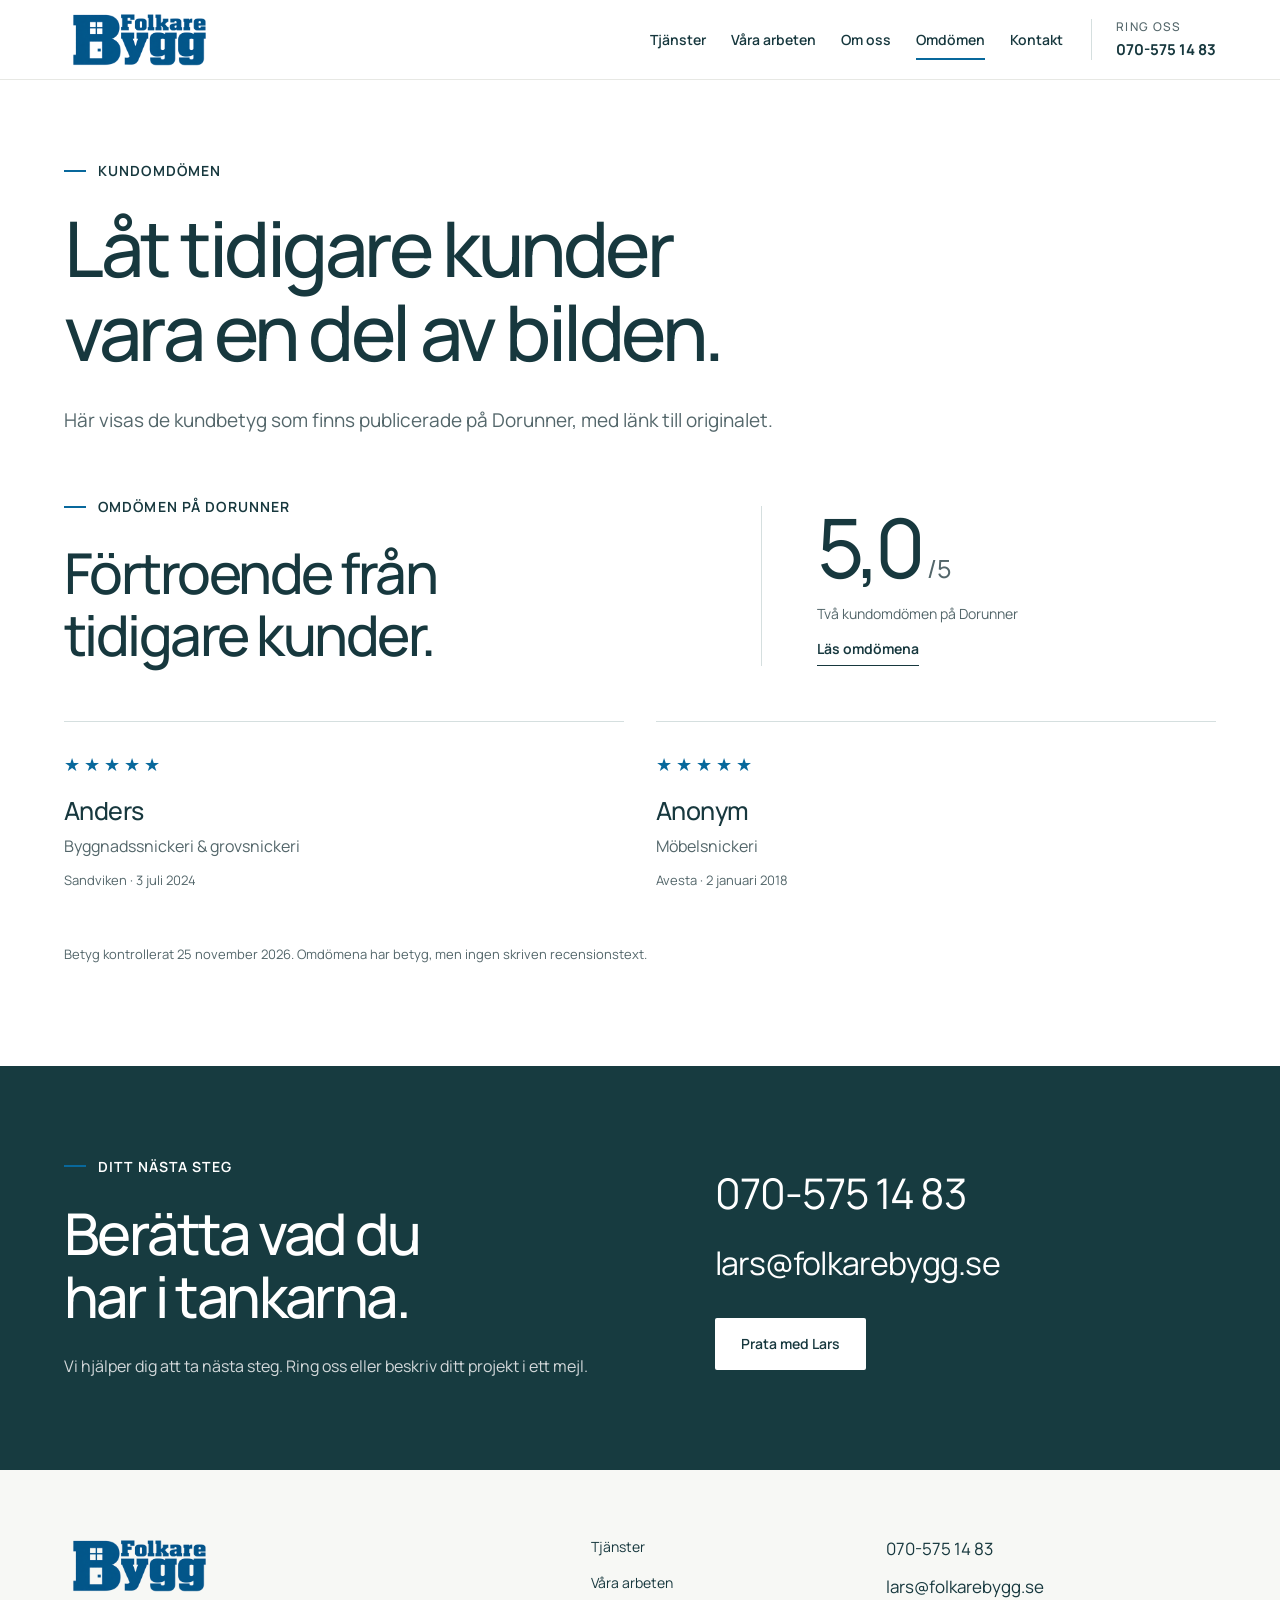
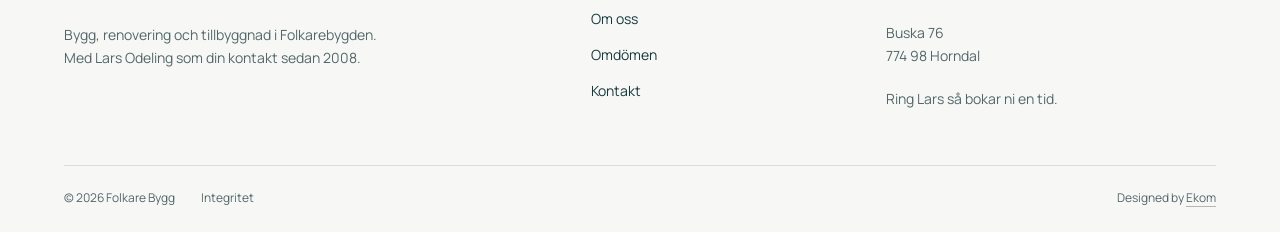
<file: omdomen.html>
<!doctype html><html lang="sv"><head><meta charset="utf-8"><meta name="viewport" content="width=device-width,initial-scale=1"><title>Kundomdömen – Folkare Bygg på Dorunner | Folkare Bygg</title><meta name="description" content="Folkare Bygg har 5,0 av 5 från två kundomdömen på Dorunner. Se betyg, arbeten och källa."><link rel="canonical" href="https://www.folkarebygg.se/omdomen.html"><meta name="theme-color" content="#15353b"><meta property="og:type" content="website"><meta property="og:locale" content="sv_SE"><meta property="og:title" content="Kundomdömen – Folkare Bygg på Dorunner | Folkare Bygg"><meta property="og:description" content="Folkare Bygg har 5,0 av 5 från två kundomdömen på Dorunner. Se betyg, arbeten och källa."><meta property="og:url" content="https://www.folkarebygg.se/omdomen.html"><meta property="og:image" content="https://www.folkarebygg.se/assets/hero-altan-2400.webp"><meta name="twitter:card" content="summary_large_image"><link rel="icon" type="image/svg+xml" href="favicon.svg"><link rel="preload" as="font" type="font/woff2" href="assets/manrope.woff2" crossorigin><link rel="stylesheet" href="styles.css"><script defer src="script.js"></script><script type="application/ld+json">{"@context": "https://schema.org", "@type": "HomeAndConstructionBusiness", "name": "Folkare Bygg", "url": "https://www.folkarebygg.se", "telephone": "+46705751483", "email": "lars@folkarebygg.se", "areaServed": "Avesta och Hedemora med omnejd", "address": {"@type": "PostalAddress", "streetAddress": "Buska 76", "postalCode": "774 98", "addressLocality": "Horndal", "addressCountry": "SE"}, "image": "https://www.folkarebygg.se/assets/hero-altan-2400.webp", "description": "Bygg, renovering och tillbyggnad i Folkarebygden. Med Lars Odeling som din kontakt sedan 2008."}</script></head><body class="folkare inner"><a class="skip" href="#main">Hoppa till innehållet</a><header class="site-header"><div class="header-inner"><a class="brand" href="index.html" aria-label="Folkare Bygg – startsida"><img src="assets/logo-transparent.png" alt="Folkare Bygg" class="" width="900" height="363" loading="lazy" decoding="async"></a><nav class="desktop-nav" aria-label="Huvudmeny"><a href="tjanster.html">Tjänster</a><a href="vara-arbeten.html">Våra arbeten</a><a href="om-oss.html">Om oss</a><a href="omdomen.html" aria-current="page">Omdömen</a><a href="kontakt.html">Kontakt</a></nav><a class="header-phone" href="tel:+46705751483"><span class="phone-label">Ring oss</span><span>070-575 14 83</span></a><button class="menu-toggle" aria-label="Öppna meny" aria-controls="mobile-menu" aria-expanded="false"><i aria-hidden="true"></i><i aria-hidden="true"></i><span>Meny</span></button></div><nav id="mobile-menu" hidden aria-label="Mobilmeny"><a href="tjanster.html">Tjänster</a><a href="vara-arbeten.html">Våra arbeten</a><a href="om-oss.html">Om oss</a><a href="omdomen.html" aria-current="page">Omdömen</a><a href="kontakt.html">Kontakt</a><div class="menu-contact"><p class="eyebrow">Vi hjälper dig gärna</p><a href="tel:+46705751483">070-575 14 83</a><a href="mailto:lars@folkarebygg.se">lars@folkarebygg.se</a><p>Ring Lars så bokar ni en tid.</p></div></nav></header><main id="main"><section class="page-title wrap"><p class="eyebrow">Kundomdömen</p><h1>Låt tidigare kunder<br>vara en del av bilden.</h1><p>Här visas de kundbetyg som finns publicerade på Dorunner, med länk till originalet.</p></section><section class="section reviews-section"><div class="wrap"><div class="review-heading"><div><p class="eyebrow">Omdömen på Dorunner</p><h2>Förtroende från<br>tidigare kunder.</h2></div><a class="rating-link" href="https://www.dorunner.se/f%C3%B6retag/folkare-bygg-31611"><strong>5,0<span>/5</span></strong><span>Två kundomdömen på Dorunner</span><span class="read-more">Läs omdömena</span></a></div><div class="rating-cards"><article><p class="review-stars" aria-label="5 av 5">★★★★★</p><h3>Anders</h3><p>Byggnadssnickeri & grovsnickeri</p><span>Sandviken · 3 juli 2024</span></article><article><p class="review-stars" aria-label="5 av 5">★★★★★</p><h3>Anonym</h3><p>Möbelsnickeri</p><span>Avesta · 2 januari 2018</span></article></div><p class="review-date">Betyg kontrollerat 25 november 2026. Omdömena har betyg, men ingen skriven recensionstext.</p></div></section><section class="contact-band"><div class="wrap"><div><p class="eyebrow">Ditt nästa steg</p><h2>Berätta vad du<br>har i tankarna.</h2><p>Vi hjälper dig att ta nästa steg. Ring oss eller beskriv ditt projekt i ett mejl.</p></div><div class="contact-band-links"><a href="tel:+46705751483">070-575 14 83</a><a href="mailto:lars@folkarebygg.se">lars@folkarebygg.se</a><a class="button light" href="kontakt.html">Prata med Lars</a></div></div></section></main><footer><div class="footer-main wrap"><div><a class="brand" href="index.html" aria-label="Folkare Bygg – startsida"><img src="assets/logo-transparent.png" alt="Folkare Bygg" class="" width="900" height="363" loading="lazy" decoding="async"></a><p>Bygg, renovering och tillbyggnad i Folkarebygden. Med Lars Odeling som din kontakt sedan 2008.</p></div><div class="footer-nav"><a href="tjanster.html">Tjänster</a><a href="vara-arbeten.html">Våra arbeten</a><a href="om-oss.html">Om oss</a><a href="omdomen.html">Omdömen</a><a href="kontakt.html">Kontakt</a></div><div class="footer-contact"><a href="tel:+46705751483">070-575 14 83</a><a href="mailto:lars@folkarebygg.se">lars@folkarebygg.se</a><p>Buska 76<br>774 98 Horndal</p><p>Ring Lars så bokar ni en tid.</p></div></div><div class="footer-base wrap"><span>© 2026 Folkare Bygg</span><a href="integritet.html">Integritet</a><span class="credit">Designed by <a href="https://ekom.se/">Ekom</a></span></div></footer><nav class="mobile-dock" aria-label="Snabbkontakt"><a href="tel:+46705751483">Ring oss</a><a href="kontakt.html">Prata med Lars</a></nav><dialog class="lightbox" aria-label="Bildvisning"><button class="lightbox-close" aria-label="Stäng bildvisning">Stäng</button><img alt=""><p class="lightbox-caption"></p><div><button data-dir="-1">Föregående</button><span class="lightbox-counter" aria-live="polite"></span><button data-dir="1">Nästa</button></div></dialog></body></html>
</file>
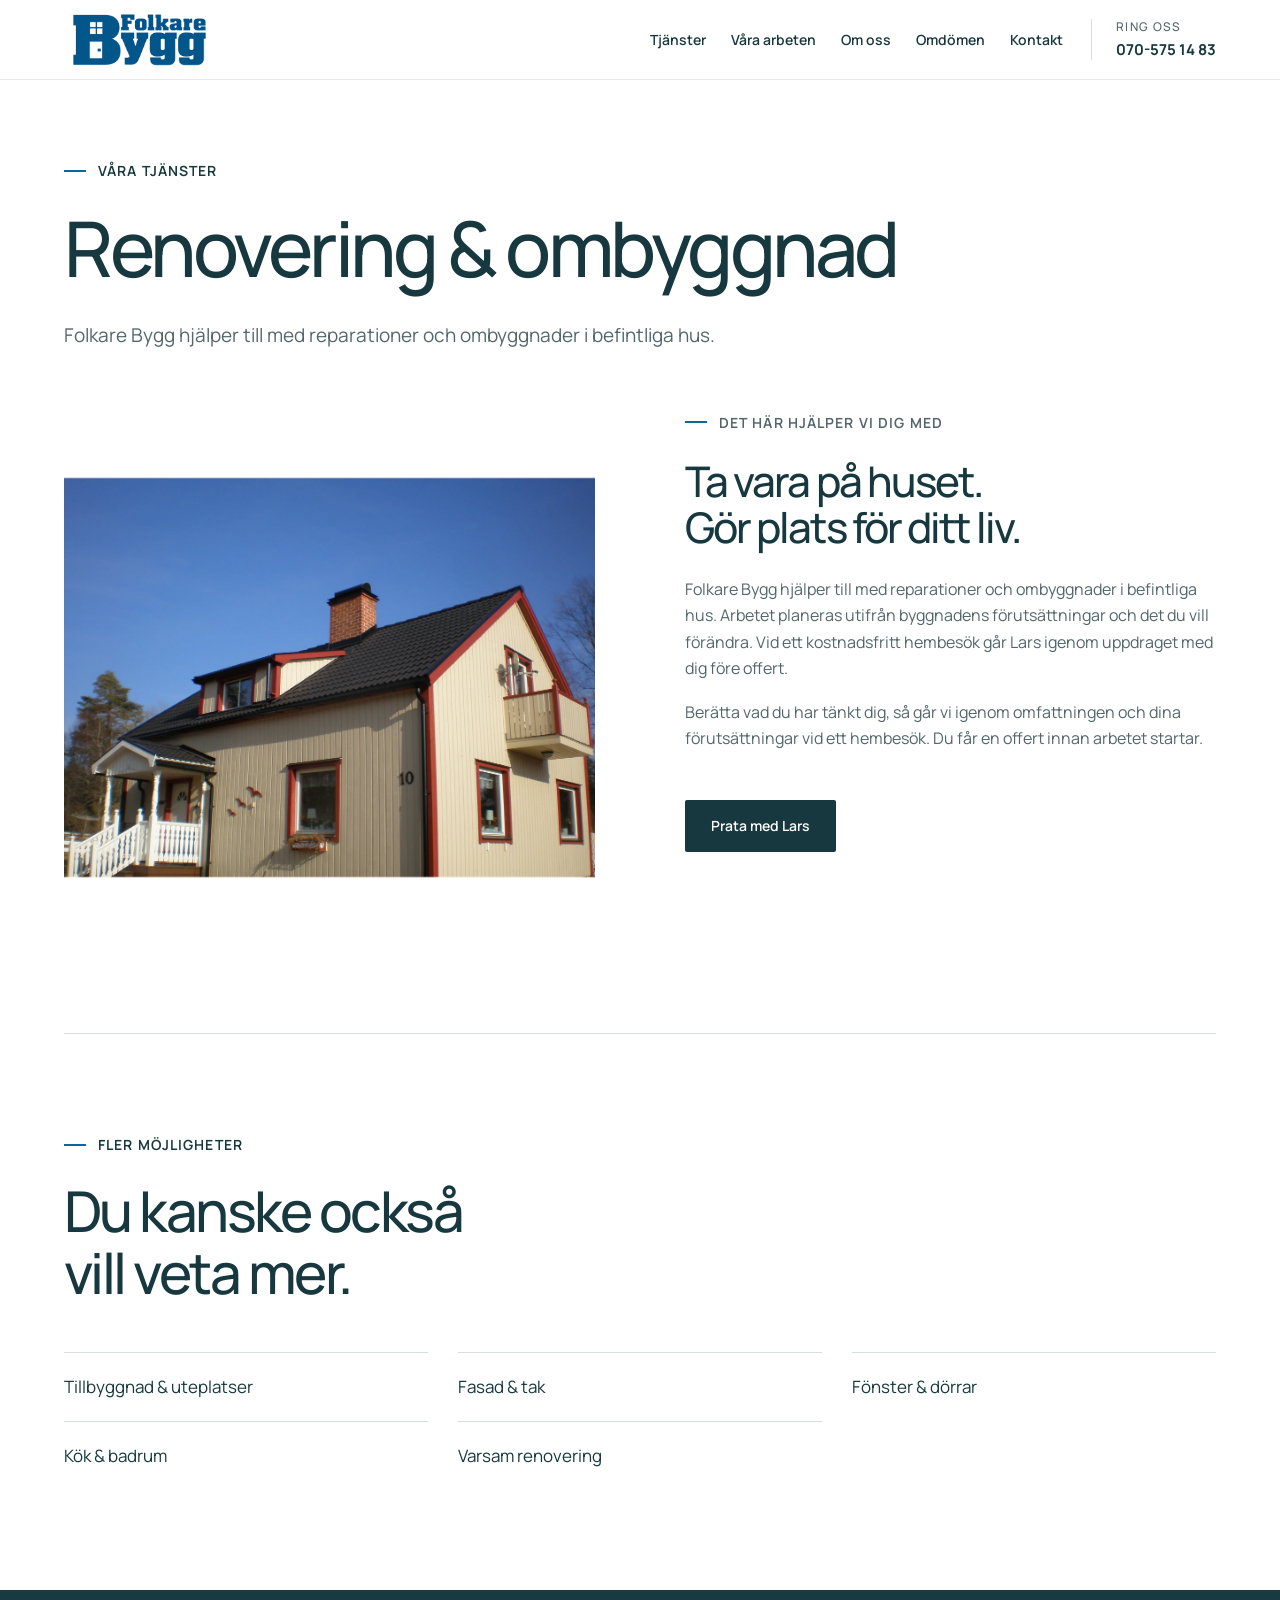
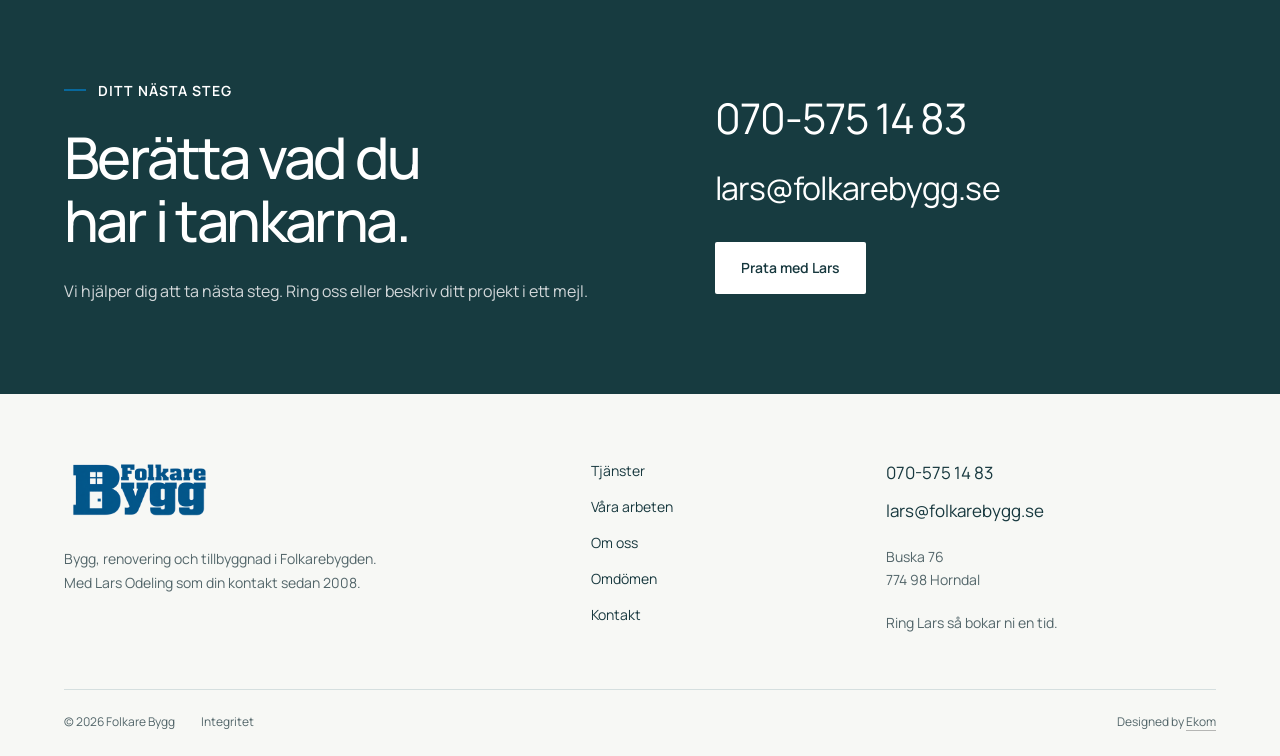
<file: renovering.html>
<!doctype html><html lang="sv"><head><meta charset="utf-8"><meta name="viewport" content="width=device-width,initial-scale=1"><title>Renovering &amp; ombyggnad i Avesta och Hedemora | Folkare Bygg</title><meta name="description" content="Folkare Bygg hjälper till med reparationer och ombyggnader i befintliga hus. Folkare Bygg – Avesta och Hedemora med omnejd."><link rel="canonical" href="https://www.folkarebygg.se/renovering.html"><meta name="theme-color" content="#15353b"><meta property="og:type" content="website"><meta property="og:locale" content="sv_SE"><meta property="og:title" content="Renovering &amp; ombyggnad i Avesta och Hedemora | Folkare Bygg"><meta property="og:description" content="Folkare Bygg hjälper till med reparationer och ombyggnader i befintliga hus. Folkare Bygg – Avesta och Hedemora med omnejd."><meta property="og:url" content="https://www.folkarebygg.se/renovering.html"><meta property="og:image" content="https://www.folkarebygg.se/assets/hero-altan-2400.webp"><meta name="twitter:card" content="summary_large_image"><link rel="icon" type="image/svg+xml" href="favicon.svg"><link rel="preload" as="font" type="font/woff2" href="assets/manrope.woff2" crossorigin><link rel="stylesheet" href="styles.css"><script defer src="script.js"></script><script type="application/ld+json">{"@context": "https://schema.org", "@type": "HomeAndConstructionBusiness", "name": "Folkare Bygg", "url": "https://www.folkarebygg.se", "telephone": "+46705751483", "email": "lars@folkarebygg.se", "areaServed": "Avesta och Hedemora med omnejd", "address": {"@type": "PostalAddress", "streetAddress": "Buska 76", "postalCode": "774 98", "addressLocality": "Horndal", "addressCountry": "SE"}, "image": "https://www.folkarebygg.se/assets/hero-altan-2400.webp", "description": "Bygg, renovering och tillbyggnad i Folkarebygden. Med Lars Odeling som din kontakt sedan 2008."}</script></head><body class="folkare inner"><a class="skip" href="#main">Hoppa till innehållet</a><header class="site-header"><div class="header-inner"><a class="brand" href="index.html" aria-label="Folkare Bygg – startsida"><img src="assets/logo-transparent.png" alt="Folkare Bygg" class="" width="900" height="363" loading="lazy" decoding="async"></a><nav class="desktop-nav" aria-label="Huvudmeny"><a href="tjanster.html">Tjänster</a><a href="vara-arbeten.html">Våra arbeten</a><a href="om-oss.html">Om oss</a><a href="omdomen.html">Omdömen</a><a href="kontakt.html">Kontakt</a></nav><a class="header-phone" href="tel:+46705751483"><span class="phone-label">Ring oss</span><span>070-575 14 83</span></a><button class="menu-toggle" aria-label="Öppna meny" aria-controls="mobile-menu" aria-expanded="false"><i aria-hidden="true"></i><i aria-hidden="true"></i><span>Meny</span></button></div><nav id="mobile-menu" hidden aria-label="Mobilmeny"><a href="tjanster.html">Tjänster</a><a href="vara-arbeten.html">Våra arbeten</a><a href="om-oss.html">Om oss</a><a href="omdomen.html">Omdömen</a><a href="kontakt.html">Kontakt</a><div class="menu-contact"><p class="eyebrow">Vi hjälper dig gärna</p><a href="tel:+46705751483">070-575 14 83</a><a href="mailto:lars@folkarebygg.se">lars@folkarebygg.se</a><p>Ring Lars så bokar ni en tid.</p></div></nav></header><main id="main"><section class="page-title wrap"><p class="eyebrow">Våra tjänster</p><h1>Renovering & ombyggnad</h1><p>Folkare Bygg hjälper till med reparationer och ombyggnader i befintliga hus.</p></section><section class="service-detail wrap"><div class="detail-image"><img src="assets/projekt-fasad-2400.webp" srcset="assets/projekt-fasad-2400-720.webp 720w, assets/projekt-fasad-2400.webp 2400w" sizes="(max-width:760px) 100vw, 60vw" alt="Renoverat trähus med ljus fasad, röda knutar och svart tak" class="" width="2400" height="1800" loading="lazy" decoding="async"></div><div class="detail-copy"><p class="eyebrow">Det här hjälper vi dig med</p><h2>Ta vara på huset.<br>Gör plats för ditt liv.</h2><p>Folkare Bygg hjälper till med reparationer och ombyggnader i befintliga hus. Arbetet planeras utifrån byggnadens förutsättningar och det du vill förändra. Vid ett kostnadsfritt hembesök går Lars igenom uppdraget med dig före offert.</p><p>Berätta vad du har tänkt dig, så går vi igenom omfattningen och dina förutsättningar vid ett hembesök. Du får en offert innan arbetet startar.</p><ul></ul><a class="button primary" href="kontakt.html">Prata med Lars</a></div></section><section class="section related wrap"><div class="section-head"><div><p class="eyebrow">Fler möjligheter</p><h2>Du kanske också<br>vill veta mer.</h2></div></div><div class="related-links"><a href="tillbyggnad.html">Tillbyggnad & uteplatser</a><a href="fasad-tak.html">Fasad & tak</a><a href="fonster-dorrar.html">Fönster & dörrar</a><a href="kok-badrum.html">Kök & badrum</a><a href="aldre-hus.html">Varsam renovering</a></div></section><section class="contact-band"><div class="wrap"><div><p class="eyebrow">Ditt nästa steg</p><h2>Berätta vad du<br>har i tankarna.</h2><p>Vi hjälper dig att ta nästa steg. Ring oss eller beskriv ditt projekt i ett mejl.</p></div><div class="contact-band-links"><a href="tel:+46705751483">070-575 14 83</a><a href="mailto:lars@folkarebygg.se">lars@folkarebygg.se</a><a class="button light" href="kontakt.html">Prata med Lars</a></div></div></section></main><footer><div class="footer-main wrap"><div><a class="brand" href="index.html" aria-label="Folkare Bygg – startsida"><img src="assets/logo-transparent.png" alt="Folkare Bygg" class="" width="900" height="363" loading="lazy" decoding="async"></a><p>Bygg, renovering och tillbyggnad i Folkarebygden. Med Lars Odeling som din kontakt sedan 2008.</p></div><div class="footer-nav"><a href="tjanster.html">Tjänster</a><a href="vara-arbeten.html">Våra arbeten</a><a href="om-oss.html">Om oss</a><a href="omdomen.html">Omdömen</a><a href="kontakt.html">Kontakt</a></div><div class="footer-contact"><a href="tel:+46705751483">070-575 14 83</a><a href="mailto:lars@folkarebygg.se">lars@folkarebygg.se</a><p>Buska 76<br>774 98 Horndal</p><p>Ring Lars så bokar ni en tid.</p></div></div><div class="footer-base wrap"><span>© 2026 Folkare Bygg</span><a href="integritet.html">Integritet</a><span class="credit">Designed by <a href="https://ekom.se/">Ekom</a></span></div></footer><nav class="mobile-dock" aria-label="Snabbkontakt"><a href="tel:+46705751483">Ring oss</a><a href="kontakt.html">Prata med Lars</a></nav><dialog class="lightbox" aria-label="Bildvisning"><button class="lightbox-close" aria-label="Stäng bildvisning">Stäng</button><img alt=""><p class="lightbox-caption"></p><div><button data-dir="-1">Föregående</button><span class="lightbox-counter" aria-live="polite"></span><button data-dir="1">Nästa</button></div></dialog></body></html>
</file>
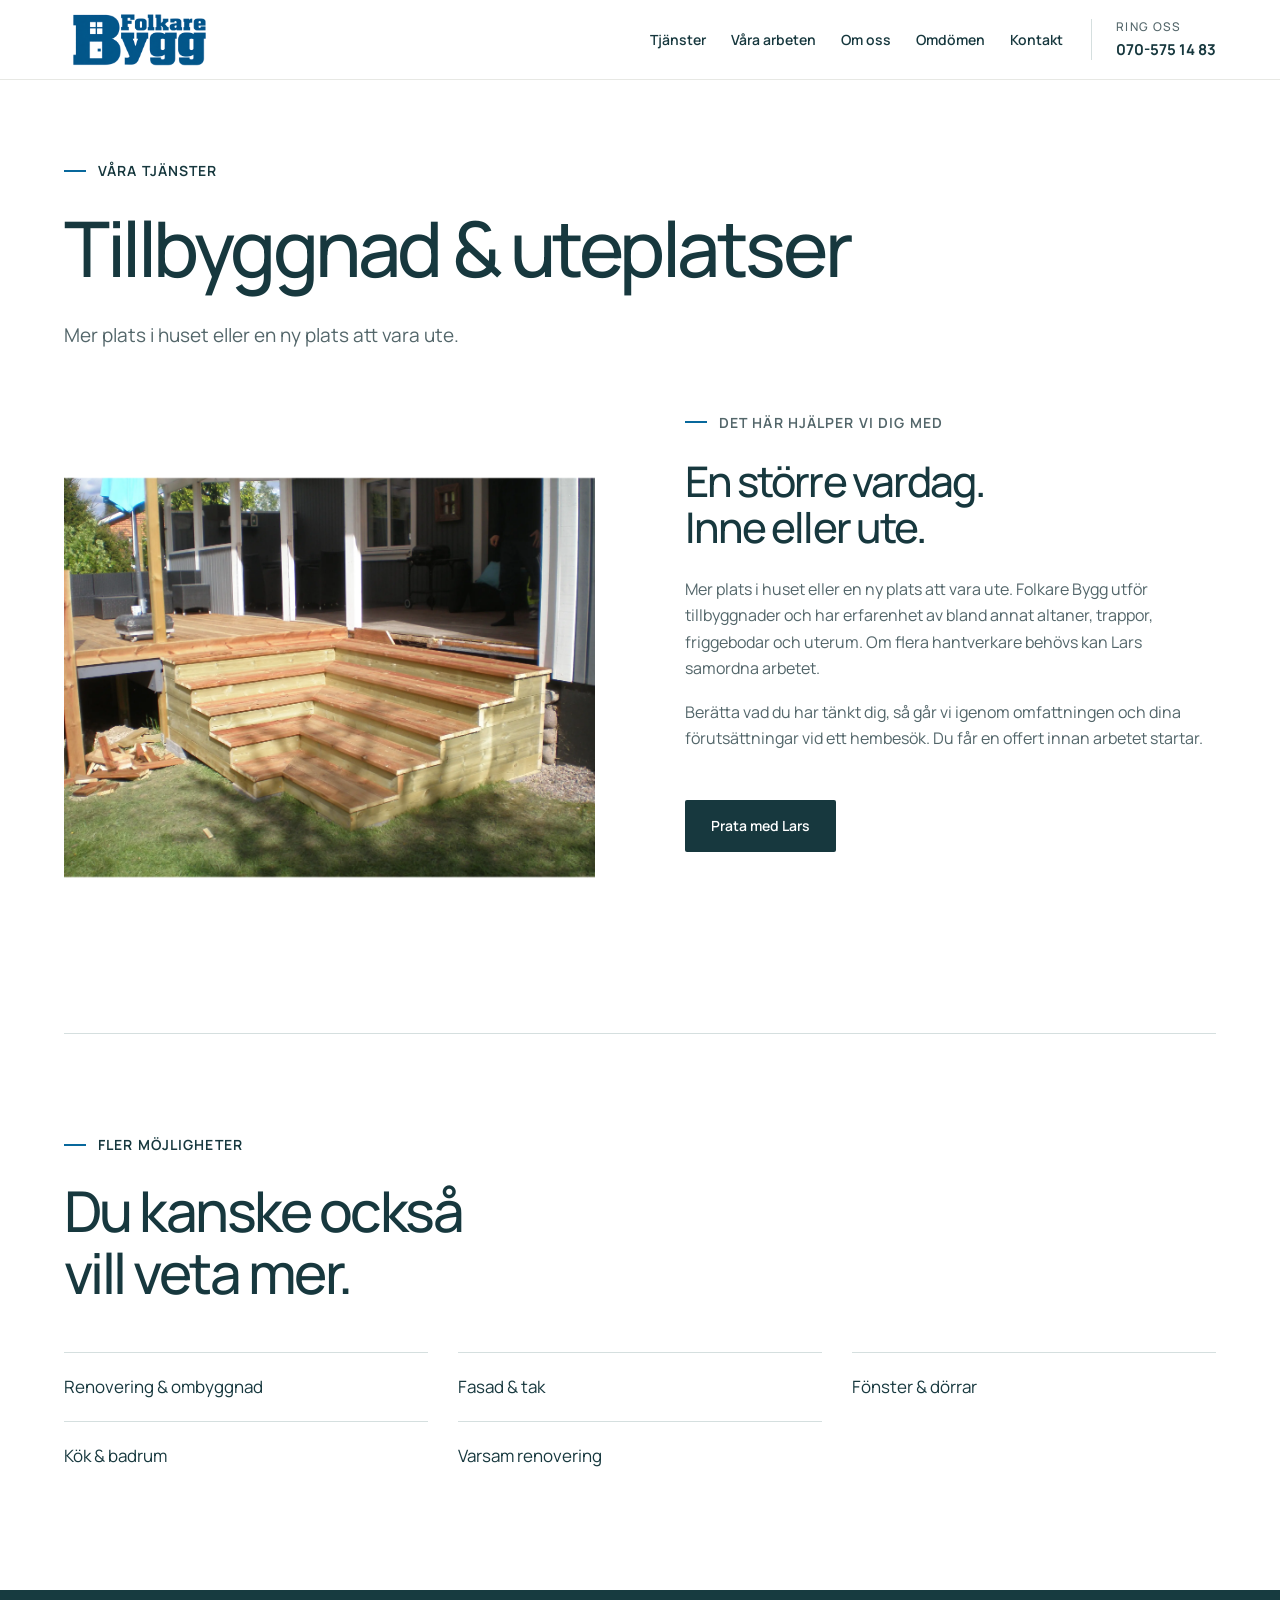
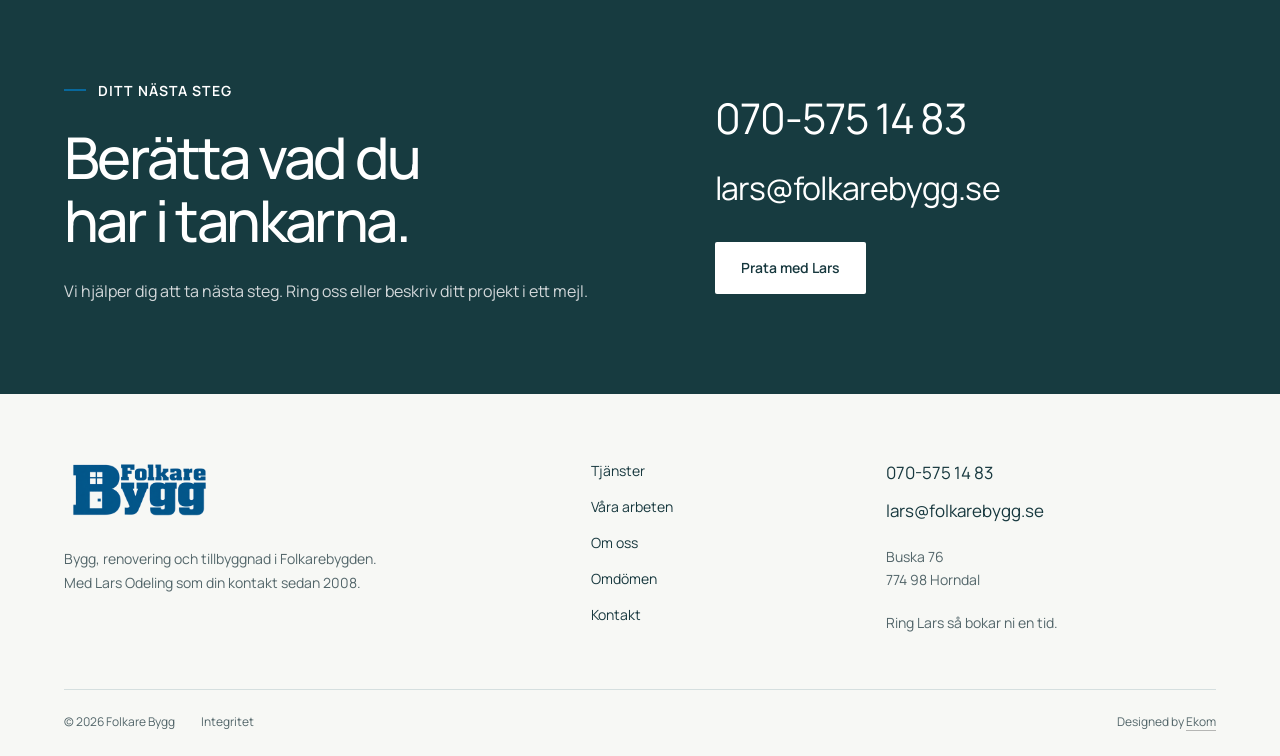
<file: tillbyggnad.html>
<!doctype html><html lang="sv"><head><meta charset="utf-8"><meta name="viewport" content="width=device-width,initial-scale=1"><title>Tillbyggnad &amp; uteplatser i Avesta och Hedemora | Folkare Bygg</title><meta name="description" content="Mer plats i huset eller en ny plats att vara ute. Folkare Bygg – Avesta och Hedemora med omnejd."><link rel="canonical" href="https://www.folkarebygg.se/tillbyggnad.html"><meta name="theme-color" content="#15353b"><meta property="og:type" content="website"><meta property="og:locale" content="sv_SE"><meta property="og:title" content="Tillbyggnad &amp; uteplatser i Avesta och Hedemora | Folkare Bygg"><meta property="og:description" content="Mer plats i huset eller en ny plats att vara ute. Folkare Bygg – Avesta och Hedemora med omnejd."><meta property="og:url" content="https://www.folkarebygg.se/tillbyggnad.html"><meta property="og:image" content="https://www.folkarebygg.se/assets/hero-altan-2400.webp"><meta name="twitter:card" content="summary_large_image"><link rel="icon" type="image/svg+xml" href="favicon.svg"><link rel="preload" as="font" type="font/woff2" href="assets/manrope.woff2" crossorigin><link rel="stylesheet" href="styles.css"><script defer src="script.js"></script><script type="application/ld+json">{"@context": "https://schema.org", "@type": "HomeAndConstructionBusiness", "name": "Folkare Bygg", "url": "https://www.folkarebygg.se", "telephone": "+46705751483", "email": "lars@folkarebygg.se", "areaServed": "Avesta och Hedemora med omnejd", "address": {"@type": "PostalAddress", "streetAddress": "Buska 76", "postalCode": "774 98", "addressLocality": "Horndal", "addressCountry": "SE"}, "image": "https://www.folkarebygg.se/assets/hero-altan-2400.webp", "description": "Bygg, renovering och tillbyggnad i Folkarebygden. Med Lars Odeling som din kontakt sedan 2008."}</script></head><body class="folkare inner"><a class="skip" href="#main">Hoppa till innehållet</a><header class="site-header"><div class="header-inner"><a class="brand" href="index.html" aria-label="Folkare Bygg – startsida"><img src="assets/logo-transparent.png" alt="Folkare Bygg" class="" width="900" height="363" loading="lazy" decoding="async"></a><nav class="desktop-nav" aria-label="Huvudmeny"><a href="tjanster.html">Tjänster</a><a href="vara-arbeten.html">Våra arbeten</a><a href="om-oss.html">Om oss</a><a href="omdomen.html">Omdömen</a><a href="kontakt.html">Kontakt</a></nav><a class="header-phone" href="tel:+46705751483"><span class="phone-label">Ring oss</span><span>070-575 14 83</span></a><button class="menu-toggle" aria-label="Öppna meny" aria-controls="mobile-menu" aria-expanded="false"><i aria-hidden="true"></i><i aria-hidden="true"></i><span>Meny</span></button></div><nav id="mobile-menu" hidden aria-label="Mobilmeny"><a href="tjanster.html">Tjänster</a><a href="vara-arbeten.html">Våra arbeten</a><a href="om-oss.html">Om oss</a><a href="omdomen.html">Omdömen</a><a href="kontakt.html">Kontakt</a><div class="menu-contact"><p class="eyebrow">Vi hjälper dig gärna</p><a href="tel:+46705751483">070-575 14 83</a><a href="mailto:lars@folkarebygg.se">lars@folkarebygg.se</a><p>Ring Lars så bokar ni en tid.</p></div></nav></header><main id="main"><section class="page-title wrap"><p class="eyebrow">Våra tjänster</p><h1>Tillbyggnad & uteplatser</h1><p>Mer plats i huset eller en ny plats att vara ute.</p></section><section class="service-detail wrap"><div class="detail-image"><img src="assets/projekt-trappa-2400.webp" srcset="assets/projekt-trappa-2400-720.webp 720w, assets/projekt-trappa-2400.webp 2400w" sizes="(max-width:760px) 100vw, 60vw" alt="Nybyggd trätrappa och altan vid ett trähus" class="" width="2400" height="1800" loading="lazy" decoding="async"></div><div class="detail-copy"><p class="eyebrow">Det här hjälper vi dig med</p><h2>En större vardag.<br>Inne eller ute.</h2><p>Mer plats i huset eller en ny plats att vara ute. Folkare Bygg utför tillbyggnader och har erfarenhet av bland annat altaner, trappor, friggebodar och uterum. Om flera hantverkare behövs kan Lars samordna arbetet.</p><p>Berätta vad du har tänkt dig, så går vi igenom omfattningen och dina förutsättningar vid ett hembesök. Du får en offert innan arbetet startar.</p><ul></ul><a class="button primary" href="kontakt.html">Prata med Lars</a></div></section><section class="section related wrap"><div class="section-head"><div><p class="eyebrow">Fler möjligheter</p><h2>Du kanske också<br>vill veta mer.</h2></div></div><div class="related-links"><a href="renovering.html">Renovering & ombyggnad</a><a href="fasad-tak.html">Fasad & tak</a><a href="fonster-dorrar.html">Fönster & dörrar</a><a href="kok-badrum.html">Kök & badrum</a><a href="aldre-hus.html">Varsam renovering</a></div></section><section class="contact-band"><div class="wrap"><div><p class="eyebrow">Ditt nästa steg</p><h2>Berätta vad du<br>har i tankarna.</h2><p>Vi hjälper dig att ta nästa steg. Ring oss eller beskriv ditt projekt i ett mejl.</p></div><div class="contact-band-links"><a href="tel:+46705751483">070-575 14 83</a><a href="mailto:lars@folkarebygg.se">lars@folkarebygg.se</a><a class="button light" href="kontakt.html">Prata med Lars</a></div></div></section></main><footer><div class="footer-main wrap"><div><a class="brand" href="index.html" aria-label="Folkare Bygg – startsida"><img src="assets/logo-transparent.png" alt="Folkare Bygg" class="" width="900" height="363" loading="lazy" decoding="async"></a><p>Bygg, renovering och tillbyggnad i Folkarebygden. Med Lars Odeling som din kontakt sedan 2008.</p></div><div class="footer-nav"><a href="tjanster.html">Tjänster</a><a href="vara-arbeten.html">Våra arbeten</a><a href="om-oss.html">Om oss</a><a href="omdomen.html">Omdömen</a><a href="kontakt.html">Kontakt</a></div><div class="footer-contact"><a href="tel:+46705751483">070-575 14 83</a><a href="mailto:lars@folkarebygg.se">lars@folkarebygg.se</a><p>Buska 76<br>774 98 Horndal</p><p>Ring Lars så bokar ni en tid.</p></div></div><div class="footer-base wrap"><span>© 2026 Folkare Bygg</span><a href="integritet.html">Integritet</a><span class="credit">Designed by <a href="https://ekom.se/">Ekom</a></span></div></footer><nav class="mobile-dock" aria-label="Snabbkontakt"><a href="tel:+46705751483">Ring oss</a><a href="kontakt.html">Prata med Lars</a></nav><dialog class="lightbox" aria-label="Bildvisning"><button class="lightbox-close" aria-label="Stäng bildvisning">Stäng</button><img alt=""><p class="lightbox-caption"></p><div><button data-dir="-1">Föregående</button><span class="lightbox-counter" aria-live="polite"></span><button data-dir="1">Nästa</button></div></dialog></body></html>
</file>
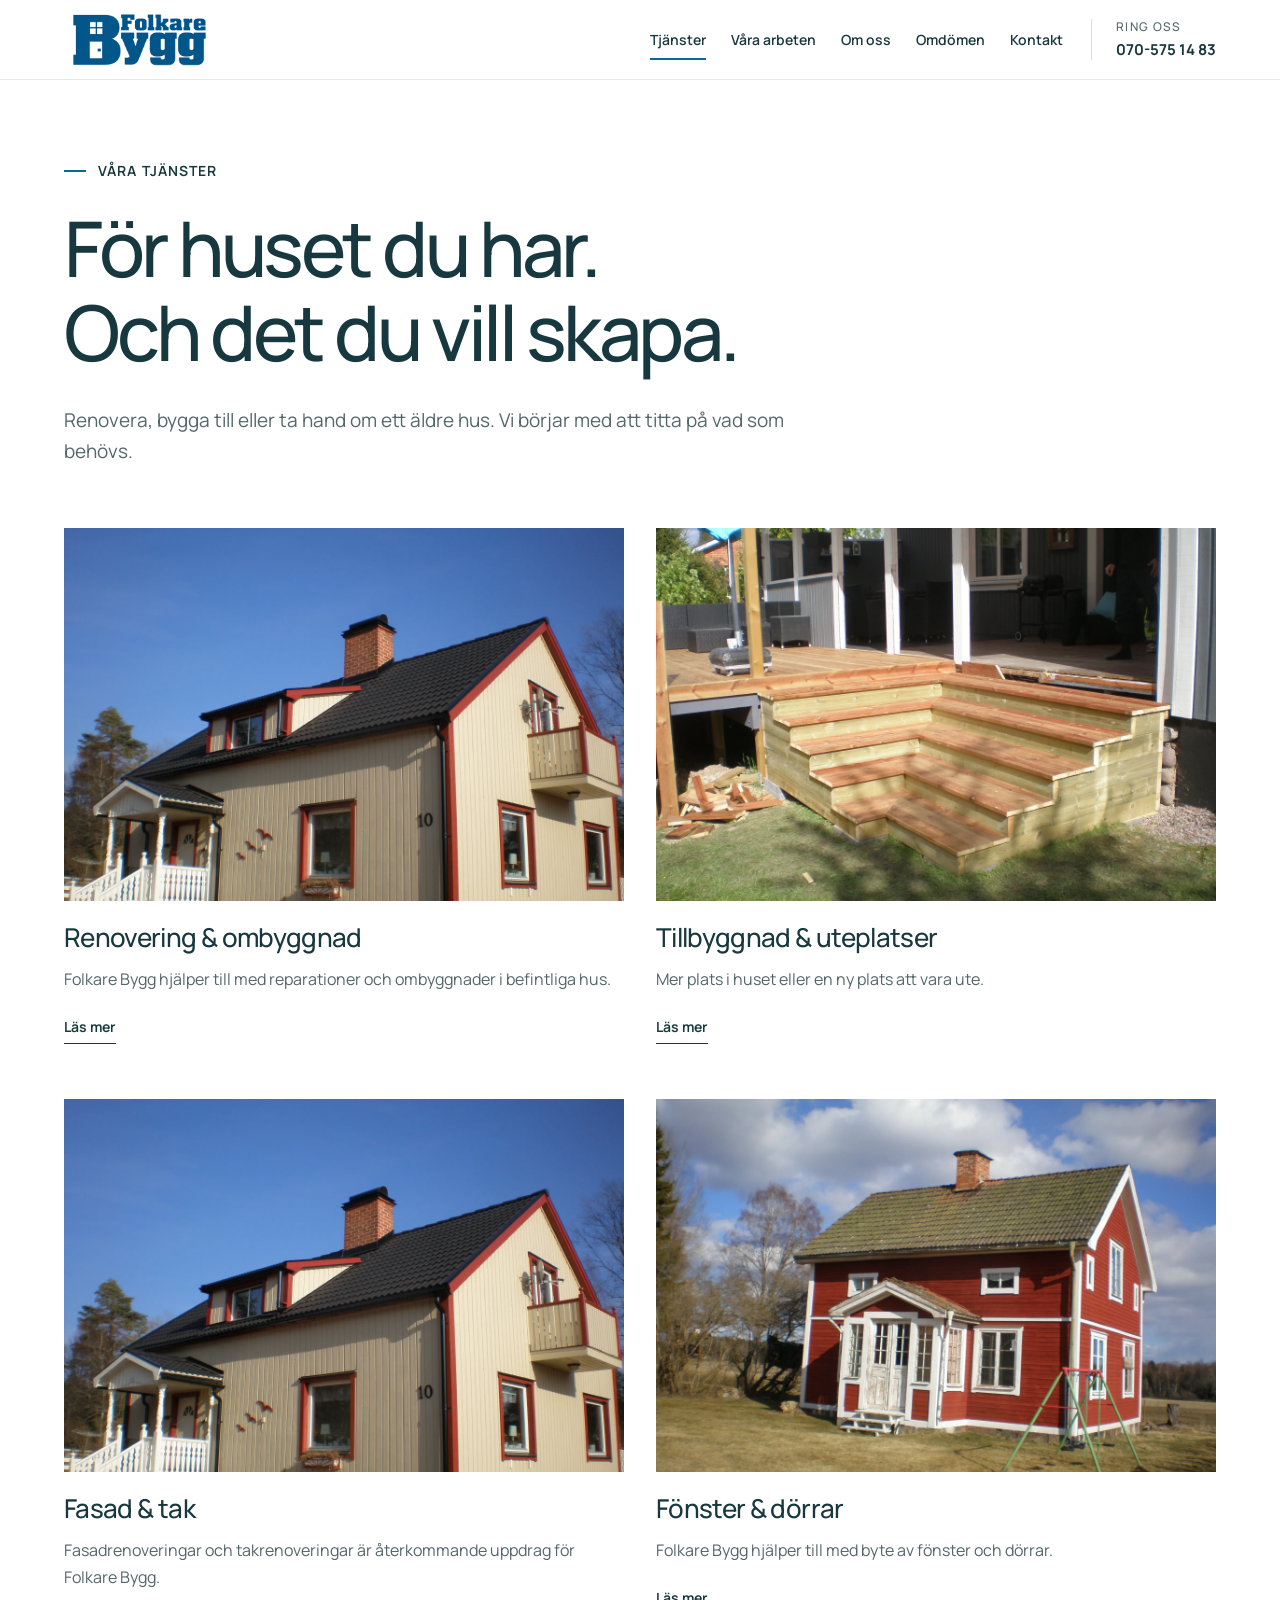
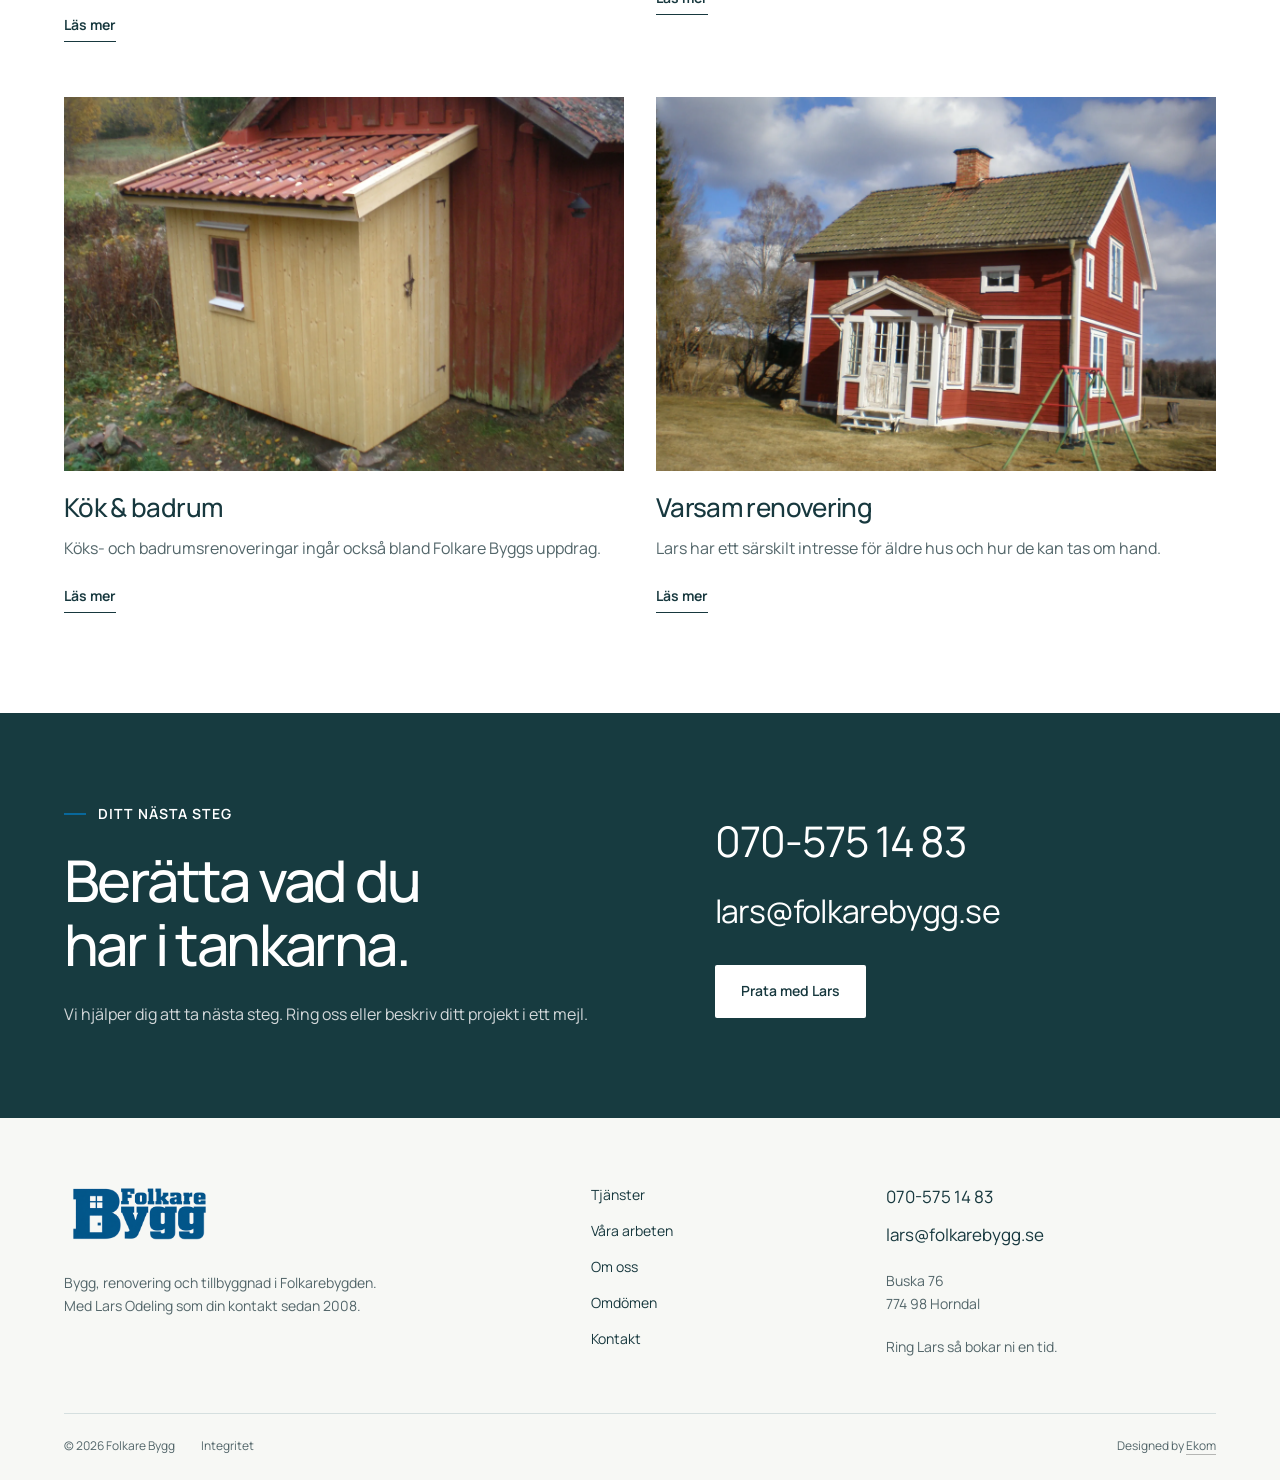
<file: tjanster.html>
<!doctype html><html lang="sv"><head><meta charset="utf-8"><meta name="viewport" content="width=device-width,initial-scale=1"><title>Byggtjänster i Avesta och Hedemora | Folkare Bygg</title><meta name="description" content="Se våra tjänster och hur vi kan hjälpa dig med ditt projekt."><link rel="canonical" href="https://www.folkarebygg.se/tjanster.html"><meta name="theme-color" content="#15353b"><meta property="og:type" content="website"><meta property="og:locale" content="sv_SE"><meta property="og:title" content="Byggtjänster i Avesta och Hedemora | Folkare Bygg"><meta property="og:description" content="Se våra tjänster och hur vi kan hjälpa dig med ditt projekt."><meta property="og:url" content="https://www.folkarebygg.se/tjanster.html"><meta property="og:image" content="https://www.folkarebygg.se/assets/hero-altan-2400.webp"><meta name="twitter:card" content="summary_large_image"><link rel="icon" type="image/svg+xml" href="favicon.svg"><link rel="preload" as="font" type="font/woff2" href="assets/manrope.woff2" crossorigin><link rel="stylesheet" href="styles.css"><script defer src="script.js"></script><script type="application/ld+json">{"@context": "https://schema.org", "@type": "HomeAndConstructionBusiness", "name": "Folkare Bygg", "url": "https://www.folkarebygg.se", "telephone": "+46705751483", "email": "lars@folkarebygg.se", "areaServed": "Avesta och Hedemora med omnejd", "address": {"@type": "PostalAddress", "streetAddress": "Buska 76", "postalCode": "774 98", "addressLocality": "Horndal", "addressCountry": "SE"}, "image": "https://www.folkarebygg.se/assets/hero-altan-2400.webp", "description": "Bygg, renovering och tillbyggnad i Folkarebygden. Med Lars Odeling som din kontakt sedan 2008."}</script></head><body class="folkare inner"><a class="skip" href="#main">Hoppa till innehållet</a><header class="site-header"><div class="header-inner"><a class="brand" href="index.html" aria-label="Folkare Bygg – startsida"><img src="assets/logo-transparent.png" alt="Folkare Bygg" class="" width="900" height="363" loading="lazy" decoding="async"></a><nav class="desktop-nav" aria-label="Huvudmeny"><a href="tjanster.html" aria-current="page">Tjänster</a><a href="vara-arbeten.html">Våra arbeten</a><a href="om-oss.html">Om oss</a><a href="omdomen.html">Omdömen</a><a href="kontakt.html">Kontakt</a></nav><a class="header-phone" href="tel:+46705751483"><span class="phone-label">Ring oss</span><span>070-575 14 83</span></a><button class="menu-toggle" aria-label="Öppna meny" aria-controls="mobile-menu" aria-expanded="false"><i aria-hidden="true"></i><i aria-hidden="true"></i><span>Meny</span></button></div><nav id="mobile-menu" hidden aria-label="Mobilmeny"><a href="tjanster.html" aria-current="page">Tjänster</a><a href="vara-arbeten.html">Våra arbeten</a><a href="om-oss.html">Om oss</a><a href="omdomen.html">Omdömen</a><a href="kontakt.html">Kontakt</a><div class="menu-contact"><p class="eyebrow">Vi hjälper dig gärna</p><a href="tel:+46705751483">070-575 14 83</a><a href="mailto:lars@folkarebygg.se">lars@folkarebygg.se</a><p>Ring Lars så bokar ni en tid.</p></div></nav></header><main id="main"><section class="page-title wrap"><p class="eyebrow">Våra tjänster</p><h1>För huset du har.<br>Och det du vill skapa.</h1><p>Renovera, bygga till eller ta hand om ett äldre hus. Vi börjar med att titta på vad som behövs.</p></section><section class="section wrap"><div class="service-tiles "><a class="service-tile" href="renovering.html"><img src="assets/projekt-fasad-2400.webp" srcset="assets/projekt-fasad-2400-720.webp 720w, assets/projekt-fasad-2400.webp 2400w" sizes="(max-width:760px) 100vw, 60vw" alt="Renoverat trähus med ljus fasad, röda knutar och svart tak" class="" width="2400" height="1800" loading="lazy" decoding="async"><div><h3>Renovering & ombyggnad</h3><p>Folkare Bygg hjälper till med reparationer och ombyggnader i befintliga hus.</p><span class="read-more">Läs mer</span></div></a><a class="service-tile" href="tillbyggnad.html"><img src="assets/projekt-trappa-2400.webp" srcset="assets/projekt-trappa-2400-720.webp 720w, assets/projekt-trappa-2400.webp 2400w" sizes="(max-width:760px) 100vw, 60vw" alt="Nybyggd trätrappa och altan vid ett trähus" class="" width="2400" height="1800" loading="lazy" decoding="async"><div><h3>Tillbyggnad & uteplatser</h3><p>Mer plats i huset eller en ny plats att vara ute.</p><span class="read-more">Läs mer</span></div></a><a class="service-tile" href="fasad-tak.html"><img src="assets/projekt-fasad-2400.webp" srcset="assets/projekt-fasad-2400-720.webp 720w, assets/projekt-fasad-2400.webp 2400w" sizes="(max-width:760px) 100vw, 60vw" alt="Renoverat trähus med ljus fasad, röda knutar och svart tak" class="" width="2400" height="1800" loading="lazy" decoding="async"><div><h3>Fasad & tak</h3><p>Fasadrenoveringar och takrenoveringar är återkommande uppdrag för Folkare Bygg.</p><span class="read-more">Läs mer</span></div></a><a class="service-tile" href="fonster-dorrar.html"><img src="assets/projekt-rott-hus-2400.webp" srcset="assets/projekt-rott-hus-2400-720.webp 720w, assets/projekt-rott-hus-2400.webp 2400w" sizes="(max-width:760px) 100vw, 60vw" alt="Äldre rött trähus med vita detaljer och glasad entré." class="" width="2400" height="1800" loading="lazy" decoding="async"><div><h3>Fönster & dörrar</h3><p>Folkare Bygg hjälper till med byte av fönster och dörrar.</p><span class="read-more">Läs mer</span></div></a><a class="service-tile" href="kok-badrum.html"><img src="assets/projekt-tillbyggnad-2400.webp" srcset="assets/projekt-tillbyggnad-2400-720.webp 720w, assets/projekt-tillbyggnad-2400.webp 2400w" sizes="(max-width:760px) 100vw, 60vw" alt="Mindre tillbyggnad med ljus träpanel och rött tegeltak" class="" width="2400" height="1800" loading="lazy" decoding="async"><div><h3>Kök & badrum</h3><p>Köks- och badrumsrenoveringar ingår också bland Folkare Byggs uppdrag.</p><span class="read-more">Läs mer</span></div></a><a class="service-tile" href="aldre-hus.html"><img src="assets/projekt-rott-hus-2400.webp" srcset="assets/projekt-rott-hus-2400-720.webp 720w, assets/projekt-rott-hus-2400.webp 2400w" sizes="(max-width:760px) 100vw, 60vw" alt="Äldre rött trähus med vita detaljer och glasad entré." class="" width="2400" height="1800" loading="lazy" decoding="async"><div><h3>Varsam renovering</h3><p>Lars har ett särskilt intresse för äldre hus och hur de kan tas om hand.</p><span class="read-more">Läs mer</span></div></a></div></section><section class="contact-band"><div class="wrap"><div><p class="eyebrow">Ditt nästa steg</p><h2>Berätta vad du<br>har i tankarna.</h2><p>Vi hjälper dig att ta nästa steg. Ring oss eller beskriv ditt projekt i ett mejl.</p></div><div class="contact-band-links"><a href="tel:+46705751483">070-575 14 83</a><a href="mailto:lars@folkarebygg.se">lars@folkarebygg.se</a><a class="button light" href="kontakt.html">Prata med Lars</a></div></div></section></main><footer><div class="footer-main wrap"><div><a class="brand" href="index.html" aria-label="Folkare Bygg – startsida"><img src="assets/logo-transparent.png" alt="Folkare Bygg" class="" width="900" height="363" loading="lazy" decoding="async"></a><p>Bygg, renovering och tillbyggnad i Folkarebygden. Med Lars Odeling som din kontakt sedan 2008.</p></div><div class="footer-nav"><a href="tjanster.html">Tjänster</a><a href="vara-arbeten.html">Våra arbeten</a><a href="om-oss.html">Om oss</a><a href="omdomen.html">Omdömen</a><a href="kontakt.html">Kontakt</a></div><div class="footer-contact"><a href="tel:+46705751483">070-575 14 83</a><a href="mailto:lars@folkarebygg.se">lars@folkarebygg.se</a><p>Buska 76<br>774 98 Horndal</p><p>Ring Lars så bokar ni en tid.</p></div></div><div class="footer-base wrap"><span>© 2026 Folkare Bygg</span><a href="integritet.html">Integritet</a><span class="credit">Designed by <a href="https://ekom.se/">Ekom</a></span></div></footer><nav class="mobile-dock" aria-label="Snabbkontakt"><a href="tel:+46705751483">Ring oss</a><a href="kontakt.html">Prata med Lars</a></nav><dialog class="lightbox" aria-label="Bildvisning"><button class="lightbox-close" aria-label="Stäng bildvisning">Stäng</button><img alt=""><p class="lightbox-caption"></p><div><button data-dir="-1">Föregående</button><span class="lightbox-counter" aria-live="polite"></span><button data-dir="1">Nästa</button></div></dialog></body></html>
</file>
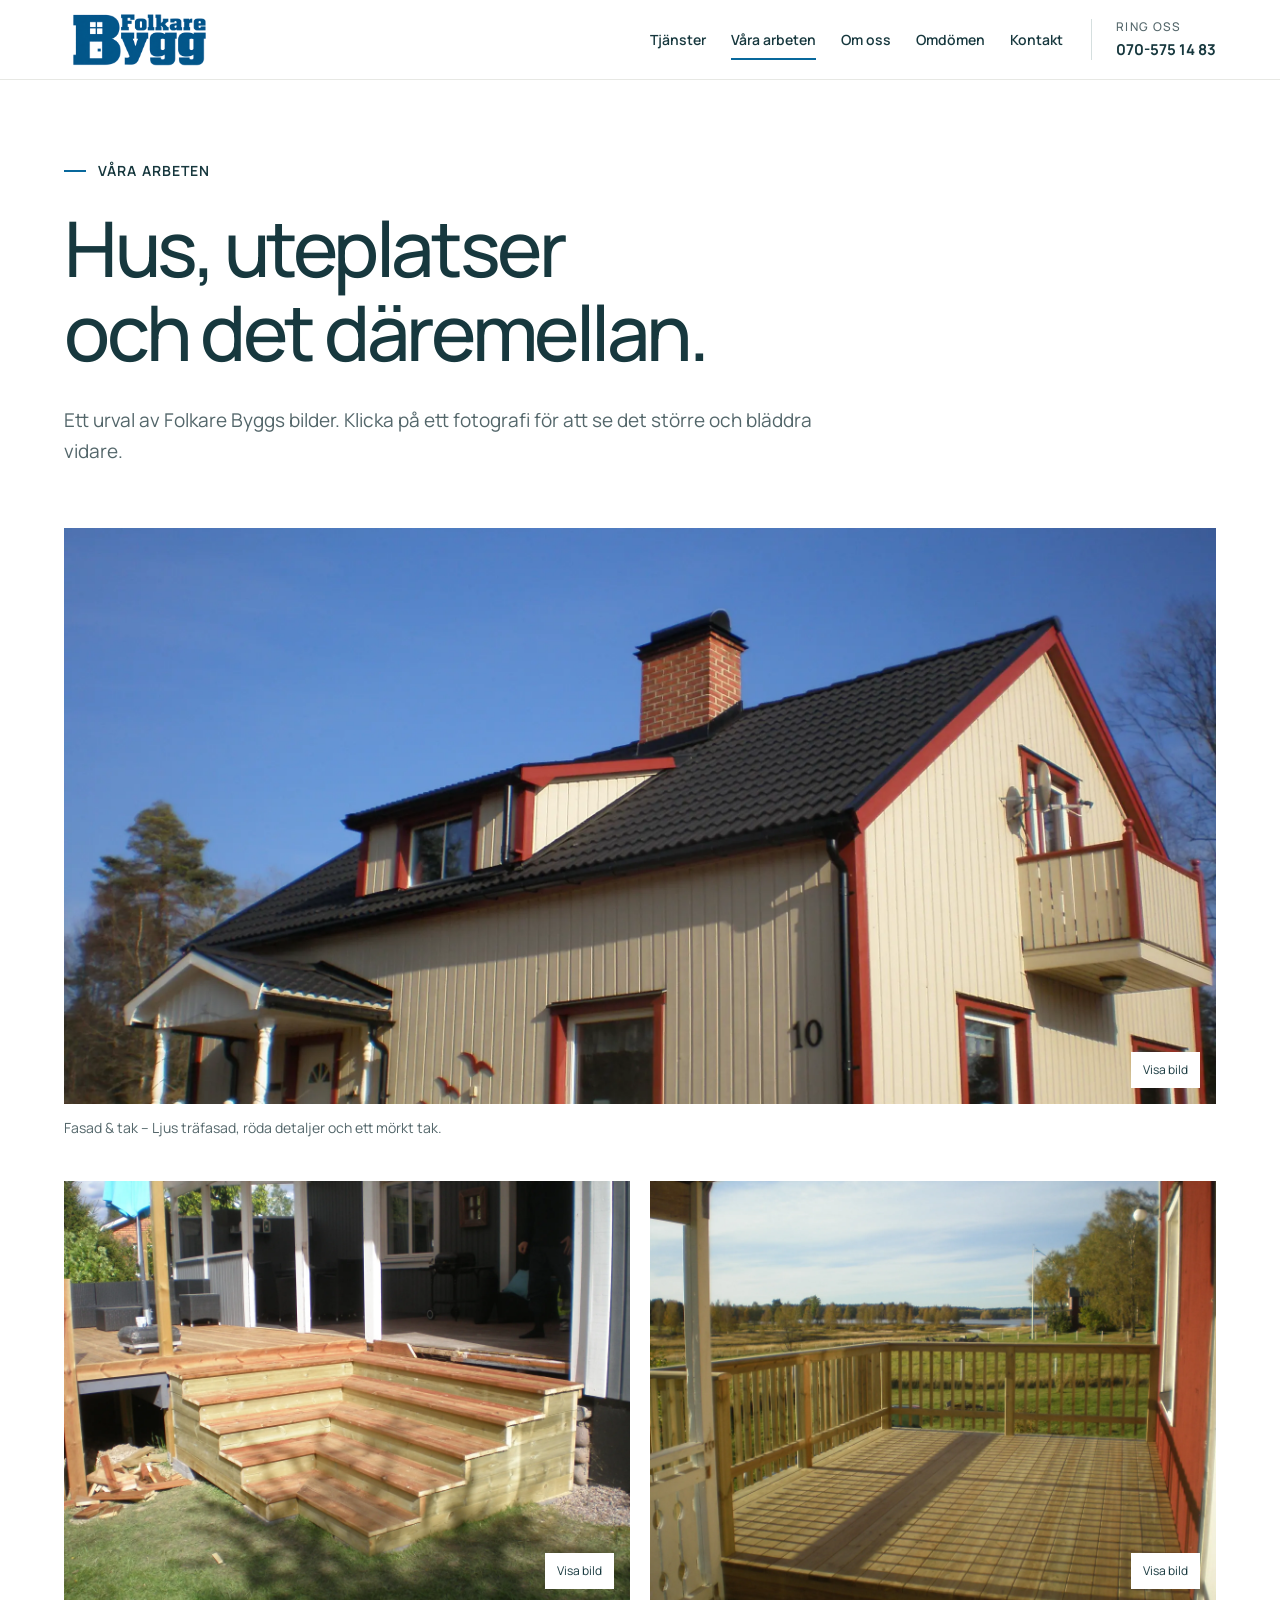
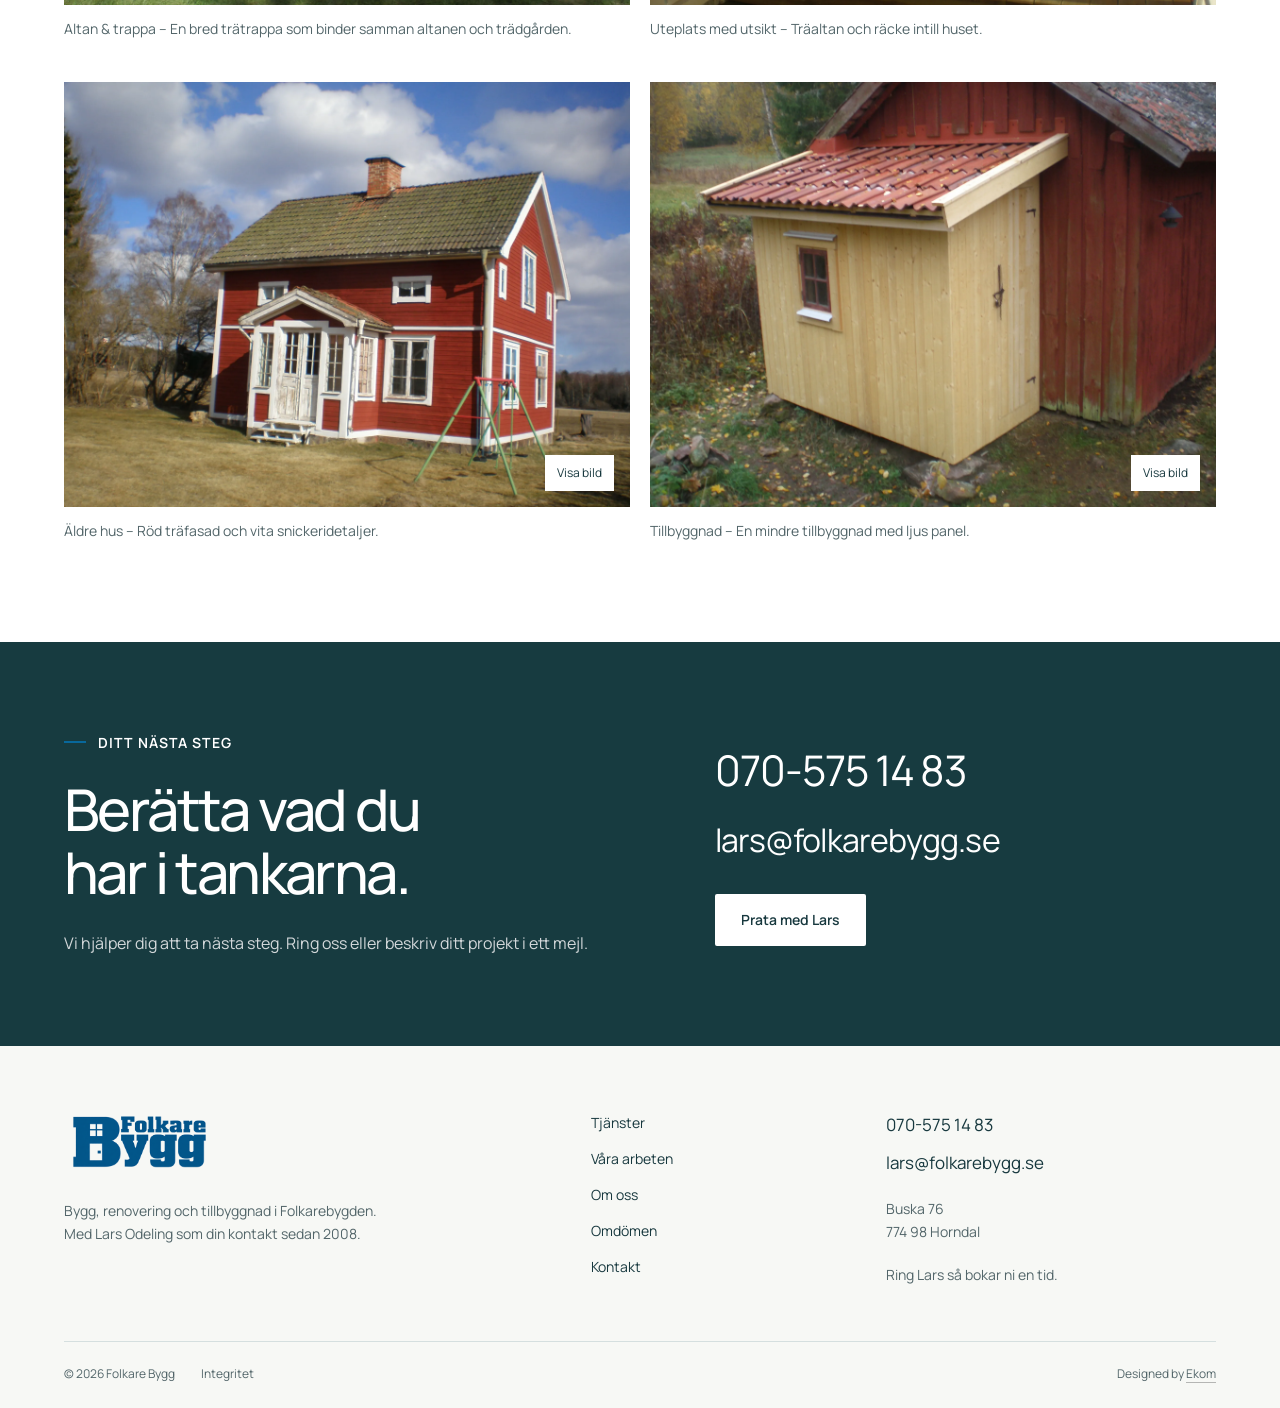
<file: vara-arbeten.html>
<!doctype html><html lang="sv"><head><meta charset="utf-8"><meta name="viewport" content="width=device-width,initial-scale=1"><title>Våra arbeten – renovering, altaner &amp; tillbyggnader | Folkare Bygg</title><meta name="description" content="Se Folkare Byggs egna bilder på hus, träaltaner, trappor och tillbyggnader. Kontakta Lars om ditt projekt i Avesta eller Hedemora."><link rel="canonical" href="https://www.folkarebygg.se/vara-arbeten.html"><meta name="theme-color" content="#15353b"><meta property="og:type" content="website"><meta property="og:locale" content="sv_SE"><meta property="og:title" content="Våra arbeten – renovering, altaner &amp; tillbyggnader | Folkare Bygg"><meta property="og:description" content="Se Folkare Byggs egna bilder på hus, träaltaner, trappor och tillbyggnader. Kontakta Lars om ditt projekt i Avesta eller Hedemora."><meta property="og:url" content="https://www.folkarebygg.se/vara-arbeten.html"><meta property="og:image" content="https://www.folkarebygg.se/assets/hero-altan-2400.webp"><meta name="twitter:card" content="summary_large_image"><link rel="icon" type="image/svg+xml" href="favicon.svg"><link rel="preload" as="font" type="font/woff2" href="assets/manrope.woff2" crossorigin><link rel="stylesheet" href="styles.css"><script defer src="script.js"></script><script type="application/ld+json">{"@context": "https://schema.org", "@type": "HomeAndConstructionBusiness", "name": "Folkare Bygg", "url": "https://www.folkarebygg.se", "telephone": "+46705751483", "email": "lars@folkarebygg.se", "areaServed": "Avesta och Hedemora med omnejd", "address": {"@type": "PostalAddress", "streetAddress": "Buska 76", "postalCode": "774 98", "addressLocality": "Horndal", "addressCountry": "SE"}, "image": "https://www.folkarebygg.se/assets/hero-altan-2400.webp", "description": "Bygg, renovering och tillbyggnad i Folkarebygden. Med Lars Odeling som din kontakt sedan 2008."}</script></head><body class="folkare inner"><a class="skip" href="#main">Hoppa till innehållet</a><header class="site-header"><div class="header-inner"><a class="brand" href="index.html" aria-label="Folkare Bygg – startsida"><img src="assets/logo-transparent.png" alt="Folkare Bygg" class="" width="900" height="363" loading="lazy" decoding="async"></a><nav class="desktop-nav" aria-label="Huvudmeny"><a href="tjanster.html">Tjänster</a><a href="vara-arbeten.html" aria-current="page">Våra arbeten</a><a href="om-oss.html">Om oss</a><a href="omdomen.html">Omdömen</a><a href="kontakt.html">Kontakt</a></nav><a class="header-phone" href="tel:+46705751483"><span class="phone-label">Ring oss</span><span>070-575 14 83</span></a><button class="menu-toggle" aria-label="Öppna meny" aria-controls="mobile-menu" aria-expanded="false"><i aria-hidden="true"></i><i aria-hidden="true"></i><span>Meny</span></button></div><nav id="mobile-menu" hidden aria-label="Mobilmeny"><a href="tjanster.html">Tjänster</a><a href="vara-arbeten.html" aria-current="page">Våra arbeten</a><a href="om-oss.html">Om oss</a><a href="omdomen.html">Omdömen</a><a href="kontakt.html">Kontakt</a><div class="menu-contact"><p class="eyebrow">Vi hjälper dig gärna</p><a href="tel:+46705751483">070-575 14 83</a><a href="mailto:lars@folkarebygg.se">lars@folkarebygg.se</a><p>Ring Lars så bokar ni en tid.</p></div></nav></header><main id="main"><section class="page-title wrap"><p class="eyebrow">Våra arbeten</p><h1>Hus, uteplatser<br>och det däremellan.</h1><p>Ett urval av Folkare Byggs bilder. Klicka på ett fotografi för att se det större och bläddra vidare.</p></section><section class="section wrap"><div class="project-gallery"><figure><a class="gallery-open" href="assets/projekt-fasad-2400.webp" data-caption="Fasad &amp; tak – Ljus träfasad, röda detaljer och ett mörkt tak." aria-label="Visa bild: Fasad &amp; tak – Ljus träfasad, röda detaljer och ett mörkt tak."><img src="assets/projekt-fasad-2400.webp" srcset="assets/projekt-fasad-2400-720.webp 720w, assets/projekt-fasad-2400.webp 2400w" sizes="(max-width:760px) 100vw, 60vw" alt="Fasad &amp; tak – Ljus träfasad, röda detaljer och ett mörkt tak." class="" width="2400" height="1800" loading="lazy" decoding="async"><span>Visa bild</span></a><figcaption>Fasad & tak – Ljus träfasad, röda detaljer och ett mörkt tak.</figcaption></figure><figure><a class="gallery-open" href="assets/projekt-trappa-2400.webp" data-caption="Altan &amp; trappa – En bred trätrappa som binder samman altanen och trädgården." aria-label="Visa bild: Altan &amp; trappa – En bred trätrappa som binder samman altanen och trädgården."><img src="assets/projekt-trappa-2400.webp" srcset="assets/projekt-trappa-2400-720.webp 720w, assets/projekt-trappa-2400.webp 2400w" sizes="(max-width:760px) 100vw, 60vw" alt="Altan &amp; trappa – En bred trätrappa som binder samman altanen och trädgården." class="" width="2400" height="1800" loading="lazy" decoding="async"><span>Visa bild</span></a><figcaption>Altan & trappa – En bred trätrappa som binder samman altanen och trädgården.</figcaption></figure><figure><a class="gallery-open" href="assets/hero-altan-2400.webp" data-caption="Uteplats med utsikt – Träaltan och räcke intill huset." aria-label="Visa bild: Uteplats med utsikt – Träaltan och räcke intill huset."><img src="assets/hero-altan-2400.webp" srcset="assets/hero-altan-2400-720.webp 720w, assets/hero-altan-2400.webp 2400w" sizes="(max-width:760px) 100vw, 60vw" alt="Uteplats med utsikt – Träaltan och räcke intill huset." class="" width="2400" height="1800" loading="lazy" decoding="async"><span>Visa bild</span></a><figcaption>Uteplats med utsikt – Träaltan och räcke intill huset.</figcaption></figure><figure><a class="gallery-open" href="assets/projekt-rott-hus-2400.webp" data-caption="Äldre hus – Röd träfasad och vita snickeridetaljer." aria-label="Visa bild: Äldre hus – Röd träfasad och vita snickeridetaljer."><img src="assets/projekt-rott-hus-2400.webp" srcset="assets/projekt-rott-hus-2400-720.webp 720w, assets/projekt-rott-hus-2400.webp 2400w" sizes="(max-width:760px) 100vw, 60vw" alt="Äldre hus – Röd träfasad och vita snickeridetaljer." class="" width="2400" height="1800" loading="lazy" decoding="async"><span>Visa bild</span></a><figcaption>Äldre hus – Röd träfasad och vita snickeridetaljer.</figcaption></figure><figure><a class="gallery-open" href="assets/projekt-tillbyggnad-2400.webp" data-caption="Tillbyggnad – En mindre tillbyggnad med ljus panel." aria-label="Visa bild: Tillbyggnad – En mindre tillbyggnad med ljus panel."><img src="assets/projekt-tillbyggnad-2400.webp" srcset="assets/projekt-tillbyggnad-2400-720.webp 720w, assets/projekt-tillbyggnad-2400.webp 2400w" sizes="(max-width:760px) 100vw, 60vw" alt="Tillbyggnad – En mindre tillbyggnad med ljus panel." class="" width="2400" height="1800" loading="lazy" decoding="async"><span>Visa bild</span></a><figcaption>Tillbyggnad – En mindre tillbyggnad med ljus panel.</figcaption></figure></div></section><section class="contact-band"><div class="wrap"><div><p class="eyebrow">Ditt nästa steg</p><h2>Berätta vad du<br>har i tankarna.</h2><p>Vi hjälper dig att ta nästa steg. Ring oss eller beskriv ditt projekt i ett mejl.</p></div><div class="contact-band-links"><a href="tel:+46705751483">070-575 14 83</a><a href="mailto:lars@folkarebygg.se">lars@folkarebygg.se</a><a class="button light" href="kontakt.html">Prata med Lars</a></div></div></section></main><footer><div class="footer-main wrap"><div><a class="brand" href="index.html" aria-label="Folkare Bygg – startsida"><img src="assets/logo-transparent.png" alt="Folkare Bygg" class="" width="900" height="363" loading="lazy" decoding="async"></a><p>Bygg, renovering och tillbyggnad i Folkarebygden. Med Lars Odeling som din kontakt sedan 2008.</p></div><div class="footer-nav"><a href="tjanster.html">Tjänster</a><a href="vara-arbeten.html">Våra arbeten</a><a href="om-oss.html">Om oss</a><a href="omdomen.html">Omdömen</a><a href="kontakt.html">Kontakt</a></div><div class="footer-contact"><a href="tel:+46705751483">070-575 14 83</a><a href="mailto:lars@folkarebygg.se">lars@folkarebygg.se</a><p>Buska 76<br>774 98 Horndal</p><p>Ring Lars så bokar ni en tid.</p></div></div><div class="footer-base wrap"><span>© 2026 Folkare Bygg</span><a href="integritet.html">Integritet</a><span class="credit">Designed by <a href="https://ekom.se/">Ekom</a></span></div></footer><nav class="mobile-dock" aria-label="Snabbkontakt"><a href="tel:+46705751483">Ring oss</a><a href="kontakt.html">Prata med Lars</a></nav><dialog class="lightbox" aria-label="Bildvisning"><button class="lightbox-close" aria-label="Stäng bildvisning">Stäng</button><img alt=""><p class="lightbox-caption"></p><div><button data-dir="-1">Föregående</button><span class="lightbox-counter" aria-live="polite"></span><button data-dir="1">Nästa</button></div></dialog></body></html>
</file>
<file: styles.css>
@font-face{font-family:Manrope;src:url('assets/manrope.woff2') format('woff2');font-style:normal;font-weight:200 800;font-display:swap}
:root{--ink:#202423;--muted:#5c625f;--accent:#ff3003;--paper:#fff;--soft:#f3f4f1;--line:#dce0dc;--nav-h:92px;--gutter:clamp(22px,5vw,88px)}
*{box-sizing:border-box}html{scroll-behavior:smooth;scroll-padding-top:110px}body{margin:0;background:var(--paper);color:var(--ink);font-family:Manrope,Arial,sans-serif;font-size:16px;line-height:1.65;-webkit-font-smoothing:antialiased}body.menu-open{overflow:hidden}body.smista{--ink:#001e3d;--accent:#ffb424;--muted:#596575;--soft:#f1f4f6;--line:#d7e0e6}body.roslagen{--ink:#14324d;--accent:#b38d60;--muted:#59636b;--soft:#f2f3ef;--line:#d9ddd7}img{display:block;width:100%;height:auto}a{color:inherit;text-decoration:none}button{font:inherit;cursor:pointer}a,button{-webkit-tap-highlight-color:transparent}button,a{touch-action:manipulation}button{color:inherit}button:focus-visible,a:focus-visible{outline:3px solid var(--accent);outline-offset:5px}button:disabled{cursor:default}h1,h2,h3,p,figure{margin:0}h1,h2,h3{font-weight:500;line-height:1.1;letter-spacing:-.045em;text-wrap:balance}h1{font-size:clamp(46px,6.6vw,102px)}h2{font-size:clamp(34px,4.4vw,66px)}h3{font-size:26px;letter-spacing:-.025em}p{max-width:64ch}p+p{margin-top:1.1em}strong{font-weight:700}ul{padding-left:1.2em}li+li{margin-top:10px}[hidden]{display:none!important}.wrap{width:calc(100% - 2 * var(--gutter));max-width:1440px;margin-inline:auto}.section{padding-block:110px}.eyebrow{font-size:13px;text-transform:uppercase;letter-spacing:.14em;font-weight:650;line-height:1.5;margin-bottom:25px;display:flex;align-items:center;gap:12px}.eyebrow:before{content:'';width:22px;height:2px;background:var(--accent);flex-shrink:0}.note{font-size:13px;color:var(--muted);line-height:1.6}.skip{position:fixed;top:-100px;left:20px;z-index:999;background:white;padding:14px;color:#111}.skip:focus{top:10px}
.site-header{position:fixed;top:0;left:0;width:100%;height:var(--nav-h);z-index:90;background:#fff;border-bottom:1px solid #e7e8e4;transition:box-shadow .2s}.scrolled .site-header{box-shadow:0 5px 24px #00000008}.header-inner{height:100%;display:flex;align-items:center;gap:32px;margin:auto;width:calc(100% - 2 * var(--gutter));max-width:1600px}.brand{display:inline-flex;align-items:center;flex-shrink:0}.brand img{width:185px;height:60px;object-fit:contain;object-position:left center}.desktop-nav{display:flex;gap:26px;align-items:center;margin-left:auto}.desktop-nav a{font-size:14px;font-weight:600;position:relative;white-space:nowrap;padding:11px 0}.desktop-nav a:after{content:'';position:absolute;bottom:2px;left:0;width:100%;height:2px;background:var(--accent);transform:scaleX(0);transform-origin:left;transition:transform .18s}.desktop-nav a:hover:after,.desktop-nav a[aria-current]:after{transform:scaleX(1)}.header-phone{padding-left:24px;border-left:1px solid var(--line);font-size:15px;line-height:1.4;font-weight:700;white-space:nowrap}.phone-label{display:block;color:var(--muted);font-size:11px;font-weight:500;text-transform:uppercase;letter-spacing:.11em;margin-bottom:4px}.menu-toggle{display:none}.smista .site-header{background:var(--ink);border-bottom-color:#ffffff24;color:#fff}.smista .header-phone{border-left-color:#ffffff35}.smista .phone-label{color:#d2dce6}.smista .brand img{width:168px;height:62px}.roslagen .brand img{width:174px;height:65px}
#mobile-menu{position:fixed;top:var(--nav-h);left:0;width:100%;height:calc(100dvh - var(--nav-h));background:var(--paper);color:var(--ink);padding:25px var(--gutter) 42px;overflow:auto;overscroll-behavior:contain;z-index:95}#mobile-menu>a{display:block;border-bottom:1px solid var(--line);padding:14px 0;font-size:26px;line-height:1.2;letter-spacing:-.03em}.menu-contact{margin-top:28px}.menu-contact .eyebrow{margin-bottom:16px}.menu-contact>a{display:block;font-size:18px;margin:5px 0}.menu-contact p:last-child{color:var(--muted);font-size:14px;margin-top:18px}
.hero{min-height:100svh;position:relative;isolation:isolate;display:flex;flex-direction:column;justify-content:center;color:white;padding-top:calc(var(--nav-h) + 55px);padding-bottom:35px;background:#26342f}.hero-photo{position:absolute;inset:0;width:100%;height:100%;object-fit:cover;object-position:center;z-index:-2}.hero:after{content:'';position:absolute;inset:0;z-index:-1;background:linear-gradient(90deg,rgba(0,0,0,.62),rgba(0,0,0,.05) 85%),linear-gradient(0deg,#0006,transparent 50%)}.hero-content{padding-block:75px 80px;flex:1;display:flex;justify-content:center;align-items:flex-start;flex-direction:column}.hero h1{max-width:920px}.hero-lead{font-size:clamp(17px,1.55vw,21px);max-width:495px;line-height:1.65;margin-top:28px;color:#f4f6f4}.hero-actions{display:flex;flex-wrap:wrap;align-items:center;gap:18px;margin-top:35px}.hero-bottom{display:flex;justify-content:space-between;align-items:flex-end;gap:30px;padding-top:22px;border-top:1px solid #fff5;font-size:13px}.hero-bottom>span{max-width:35ch}.hero-bottom a{display:flex;gap:14px;align-items:center}.hero-bottom strong{font-size:30px;line-height:1.1;font-weight:500}.hero-bottom small{font-size:12px;line-height:1.5;max-width:23ch}.hero .eyebrow{color:#fff}.solid .hero:after{background:linear-gradient(90deg,#09131cb3,#09131c08 88%),linear-gradient(0deg,#09131c80,transparent 65%)}.solid .hero h1{font-size:clamp(50px,7.1vw,108px);letter-spacing:-.06em;max-width:900px}.solid .hero-photo{object-position:65% 35%}.hero h1 em{font-style:normal;color:#ffd4b5}.smista .hero h1 em{color:#ffd168}.smista .hero:after{background:linear-gradient(90deg,#00152fc4,#00152f10 85%),linear-gradient(0deg,#00152f82,transparent 60%)}.smista .hero-photo{object-position:70% 50%}.roslagen .hero-photo{object-position:center 55%}.roslagen .hero-content{justify-content:flex-end}.roslagen .hero:after{background:linear-gradient(0deg,#142a2ac9,transparent 83%),linear-gradient(90deg,#18221f42,transparent 85%)}.roslagen .hero h1{font-size:clamp(48px,6.4vw,96px)}.roslagen .hero h1 em{color:#e6d9c4}
.button{display:inline-flex;align-items:center;justify-content:center;text-align:center;min-height:54px;padding:15px 25px;border:1px solid transparent;font-size:14px;font-weight:650;line-height:1.45;transition:background .18s,color .18s,border-color .18s}.button.primary{background:var(--ink);color:#fff}.button.primary:hover{background:var(--accent);color:#14191c}.button.light{background:white;color:var(--ink)}.button.light:hover{background:var(--accent);color:#14191c}.button.outline{border-color:var(--line)}.button.outline:hover{border-color:var(--ink)}.button.text-light{color:white;border-bottom:1px solid #ffffff8a;padding-inline:4px;min-height:48px}.button.text-light:hover{border-bottom-color:white;background:#ffffff0a}.solid .hero .button.light{background:var(--accent);color:#fff}.solid .hero .button.light:hover{background:#d62600}.smista .hero .button.light{background:var(--accent);color:var(--ink)}.smista .hero .button.light:hover{background:#ffd06d}.text-link{display:inline-block;font-weight:650;border-bottom:1px solid currentColor;padding-bottom:7px;font-size:14px;margin-top:24px}.text-link:hover{color:var(--muted)}
.trust-strip{border-bottom:1px solid var(--line);background:var(--soft)}.trust-strip>.wrap{display:grid;grid-template-columns:repeat(3,1fr)}.trust-item{padding:29px 24px;display:flex;align-items:center;gap:18px;border-right:1px solid var(--line)}.trust-item:first-child{padding-left:0}.trust-item:last-child{border-right:0}.trust-item strong{font-size:17px;font-weight:600;line-height:1.4;display:block}.trust-item span{font-size:13px;color:var(--muted)}.trust-icon{display:grid;place-content:center;width:39px;height:39px;border:1px solid currentColor;border-radius:50%;flex-shrink:0;font-size:18px}.trust-stars{color:#d83712;letter-spacing:2px;font-size:16px}.roslagen .trust-stars{color:#735321}.section-head{display:flex;justify-content:space-between;align-items:flex-end;gap:65px;margin-bottom:48px}.section-head h2{max-width:800px}.section-head>p{max-width:380px;color:var(--muted);line-height:1.8}.split-intro{display:grid;grid-template-columns:1fr 1fr;gap:clamp(45px,8vw,145px)}.split-intro>div:last-child{padding-top:42px}.split-intro p{color:var(--muted);font-size:18px;line-height:1.85}.split-intro .eyebrow{font-size:13px;color:var(--ink)}.inline-details{display:flex;gap:32px;flex-wrap:wrap;margin-top:28px;padding-top:28px;border-top:1px solid var(--line)}.inline-details span{font-size:14px}.inline-details strong{display:block;color:var(--ink);font-size:20px}
.service-tiles{display:grid;grid-template-columns:repeat(3,1fr);gap:48px 24px}.service-tile img{aspect-ratio:1.3;object-fit:cover;transition:transform .5s}.service-tile{overflow:hidden}.service-tile:hover img{transform:scale(1.025)}.service-tile>div{padding-top:22px}.service-tile h3{margin-bottom:14px}.service-tile p{color:var(--muted);font-size:15px;line-height:1.7}.read-more{display:inline-block;font-size:13px;font-weight:650;border-bottom:1px solid currentColor;margin-top:22px;padding-bottom:5px}.service-tiles.two{grid-template-columns:repeat(2,1fr)}.service-tiles.two img{aspect-ratio:1.45}.service-row{display:grid;grid-template-columns:1fr 1.05fr;gap:70px;align-items:center}.service-row>img{aspect-ratio:1.02;object-fit:cover}.service-list{margin-top:30px}.service-list>a{display:block;border-top:1px solid var(--line);padding:22px 0;font-size:24px;letter-spacing:-.03em;transition:color .18s,padding-left .18s}.service-list>a:last-child{border-bottom:1px solid var(--line)}.service-list>a:hover{padding-left:10px;color:var(--accent)}.service-list>a span{display:block;font-size:14px;letter-spacing:0;color:var(--muted);margin-top:5px}.soft{background:var(--soft)}.dark{background:var(--ink);color:white}.dark p{color:#dbe0e3}.dark .eyebrow,.dark h2,.dark h3{color:white}.dark .section-head>p{color:#dbe0e3}.feature-split{display:grid;grid-template-columns:1fr 1fr;align-items:stretch}.feature-split>img,.feature-split>.feature-image>img{height:100%;min-height:560px;object-fit:cover}.feature-copy{padding:clamp(38px,6vw,96px);align-self:center}.feature-copy h2{margin-bottom:28px}.feature-copy p{color:var(--muted);line-height:1.85}.feature-copy .eyebrow{color:var(--ink)}.dark .feature-copy p{color:#dbe0e3}.dark .feature-copy .eyebrow{color:white}.feature-copy .button{margin-top:30px}.feature-image{position:relative}.image-caption{position:absolute;bottom:18px;left:20px;right:20px;padding:6px 12px;font-size:12px;background:#ffffffeb;color:#26312e;max-width:max-content}.portrait-image{object-position:center 25%}.image-ribbon{display:grid;grid-template-columns:1.4fr 1fr;gap:8px;margin:0 8px}.image-ribbon img{height:480px;object-fit:cover}.image-ribbon figure{position:relative}.image-ribbon figcaption{position:absolute;bottom:20px;left:20px;background:white;color:var(--ink);font-size:13px;padding:6px 12px}.partners{display:flex;gap:clamp(20px,5vw,75px);justify-content:center;align-items:center;flex-wrap:wrap;padding:36px 0}.partners img{width:110px;max-height:40px;object-fit:contain;filter:grayscale(1);opacity:.7}.partners-label{text-align:center;font-size:12px;text-transform:uppercase;letter-spacing:.12em;color:var(--muted);margin-top:40px}
.review-layout{display:grid;grid-template-columns:.8fr 1.5fr;gap:80px}.review-score{font-size:94px;letter-spacing:-.08em;line-height:1.05}.review-score span{font-size:25px;color:var(--muted);letter-spacing:-.02em}.review-meta{margin-top:14px;font-size:14px;color:var(--muted)}.review-list blockquote{margin:0;padding:28px 0;border-bottom:1px solid var(--line)}.review-list blockquote:first-child{padding-top:0}.review-list blockquote p{font-size:25px;line-height:1.45;letter-spacing:-.02em}.review-list cite{font-style:normal;font-size:13px;display:block;margin-top:16px;color:var(--muted)}.widget-consent{margin-top:30px}.widget-consent button{border:1px solid var(--line);background:white;padding:14px 20px;font-size:14px}.widget-consent>p{font-size:13px;color:var(--muted);margin-top:10px}.widget-consent iframe{border:0;width:100%;height:420px;margin-top:22px}.quote-large{font-size:clamp(31px,4.3vw,62px);line-height:1.2;letter-spacing:-.045em}.proof-links{display:grid;grid-template-columns:repeat(2,1fr);gap:40px;border-top:1px solid var(--line);margin-top:45px;padding-top:35px}.proof-links p{font-size:15px;color:var(--muted);margin-top:15px}.proof-links h3{font-size:23px}.proof-links .text-link{margin-top:18px}.process{display:grid;grid-template-columns:repeat(3,1fr);gap:40px}.process>div{padding-top:25px;border-top:2px solid var(--accent)}.process p{margin-top:20px;color:var(--muted);font-size:16px}.process h3{font-size:25px}
.explorer{display:grid;grid-template-columns:1.1fr 1fr;min-height:580px;border-top:1px solid var(--line)}.explorer-tabs{display:flex;gap:5px;flex-wrap:wrap;margin-bottom:38px}.explorer-tabs button{padding:12px 17px;min-height:46px;border:1px solid var(--line);background:transparent;font-size:14px;line-height:1.3}.explorer-tabs button[aria-pressed=true]{background:var(--ink);border-color:var(--ink);color:#fff}.explorer-copy{padding:50px 58px 50px 0}.explorer-panel h3{font-size:38px;margin-bottom:22px}.explorer-panel p{color:var(--muted)}.explorer-panel .button{margin-top:30px}.explorer-visual{position:relative;min-height:520px}.explorer-visual img{height:100%;position:absolute;inset:0;object-fit:cover}.explorer-visual .image-caption{z-index:1}.smista .explorer-tabs button[aria-pressed=true]{background:var(--accent);color:var(--ink);border-color:var(--accent)}.material-chips{display:flex;gap:18px;margin-top:32px}.material-chip{display:flex;flex-direction:column;gap:8px;font-size:12px;color:var(--muted)}.material-chip i{width:45px;height:45px;border-radius:50%;background:var(--tone);border:1px solid #0001}
.store-hours{margin-top:30px;border-top:1px solid var(--line);padding-top:22px}.store-hours div{display:flex;justify-content:space-between;gap:25px;padding:6px 0;font-size:15px}.store-hours span{color:var(--muted)}.dark .store-hours{border-color:#ffffff40}.dark .store-hours span{color:#dbe0e3}.store-actions{display:flex;gap:15px;flex-wrap:wrap}.store-actions .button{margin-top:26px}.circuit{background:var(--ink);position:relative;isolation:isolate;color:white;overflow:hidden}.circuit:before{content:'';position:absolute;inset:0;z-index:-1;background-image:linear-gradient(#ffffff08 1px,transparent 1px),linear-gradient(90deg,#ffffff08 1px,transparent 1px);background-size:70px 70px}.circuit .wrap{position:relative}.circuit h2{max-width:750px}.circuit p{color:#dce5ed;margin-top:28px;max-width:550px}.circuit .button{margin-top:30px}.circuit-art{position:absolute;width:32%;height:85%;right:0;top:0;opacity:.3;color:var(--accent)}.circuit-art svg{width:100%;height:100%}.circuit .eyebrow{margin-top:0;color:var(--accent)}
.page-title{padding-top:calc(var(--nav-h) + 80px);padding-bottom:60px}.page-title h1{font-size:clamp(44px,6vw,86px);max-width:1050px}.page-title>p:last-child{margin-top:30px;font-size:19px;max-width:760px;color:var(--muted)}.page-title+.section{padding-top:0}.service-detail{display:grid;grid-template-columns:1fr 1fr;gap:clamp(35px,7vw,110px);padding-bottom:90px;align-items:start}.detail-image{position:sticky;top:calc(var(--nav-h) + 25px)}.detail-image img{aspect-ratio:1;object-fit:cover}.detail-copy h2{font-size:40px;margin-bottom:25px}.detail-copy p{color:var(--muted)}.detail-copy ul{margin:28px 0;color:var(--muted)}.detail-copy .button{margin-top:20px}.related{border-top:1px solid var(--line)}.related-links{display:grid;grid-template-columns:repeat(3,1fr);gap:0 30px}.related-links a{border-top:1px solid var(--line);padding:20px 0;font-size:17px}.related-links a:hover{color:var(--accent)}.project-gallery{display:grid;grid-template-columns:repeat(2,1fr);gap:42px 20px}.project-gallery img{aspect-ratio:1.3;object-fit:cover;transition:transform .45s}.project-gallery a{display:block;overflow:hidden;position:relative}.project-gallery a:hover img{transform:scale(1.025)}.project-gallery a>span{position:absolute;right:16px;bottom:16px;font-size:12px;background:white;color:var(--ink);padding:8px 12px}.project-gallery figcaption{font-size:14px;color:var(--muted);margin-top:12px}.project-gallery figure:first-child{grid-column:1/-1}.project-gallery figure:first-child img{aspect-ratio:2}.lightbox{border:0;padding:60px 30px 22px;background:#0b1116;color:white;width:100vw;max-width:100vw;height:100dvh;max-height:100dvh;margin:0}.lightbox::backdrop{background:#0b1116}.lightbox>img{height:calc(100dvh - 175px);width:100%;object-fit:contain}.lightbox-close{position:absolute;right:25px;top:12px}.lightbox button{background:transparent;border:1px solid #ffffff60;color:#fff;padding:10px 18px;min-height:44px;font-size:13px}.lightbox>div{display:flex;justify-content:center;align-items:center;gap:22px;margin-top:12px}.lightbox-caption{text-align:center;max-width:none;font-size:14px;margin-top:15px}.lightbox-counter{font-size:13px}
.contact-band{background:var(--ink);color:#fff;padding:90px 0}.contact-band>.wrap{display:grid;grid-template-columns:1.2fr 1fr;gap:50px;align-items:center}.contact-band h2{font-size:clamp(38px,4.7vw,70px)}.contact-band p:not(.eyebrow){color:#d3d8da;margin-top:25px}.contact-band-links{display:flex;align-items:flex-start;flex-direction:column;gap:20px}.contact-band-links>a:not(.button){font-size:clamp(19px,2.5vw,36px);letter-spacing:-.025em;line-height:1.35;overflow-wrap:anywhere}.contact-band-links .button{margin-top:12px}.solid .contact-band{background:#ff3003}.solid .contact-band .eyebrow:before{background:white}.solid .contact-band p:not(.eyebrow){color:#fff}.smista .contact-band{background:#ffb424;color:#001e3d}.smista .contact-band p:not(.eyebrow){color:#223c56}.smista .contact-band .eyebrow:before{background:var(--ink)}.contact-grid{display:grid;grid-template-columns:1.2fr 1fr;gap:80px;padding-bottom:100px}.big-phone{display:block;font-size:clamp(32px,4vw,60px);line-height:1.4;letter-spacing:-.04em}.big-email{display:inline-block;font-size:clamp(18px,2.1vw,30px);border-bottom:1px solid var(--line);margin-top:15px;overflow-wrap:anywhere}.contact-info{display:grid;grid-template-columns:1fr 1fr;gap:30px;margin-top:55px}.contact-info h2{font-size:19px;letter-spacing:-.01em;margin-bottom:12px}.contact-info p{font-size:15px;color:var(--muted)}.contact-box{background:var(--soft);padding:45px}.contact-box h2{font-size:34px;margin-bottom:24px}.contact-box>p{color:var(--muted)}.contact-box .button{margin-block:25px 16px}.prepare-list{display:flex;flex-direction:column;gap:14px;margin-top:30px;padding-top:24px;border-top:1px solid var(--line);font-size:14px}.extra-contact{margin-top:32px;padding-top:24px;border-top:1px solid var(--line);font-size:16px}.extra-contact a{text-decoration:underline;text-underline-offset:4px}.extra-contact p{margin-top:8px}.prose{max-width:800px;padding-block:0 100px}.prose h2{font-size:29px;letter-spacing:-.03em;margin:38px 0 18px}.prose p{color:var(--muted)}.prose a{border-bottom:1px solid}.price-grid{display:grid;grid-template-columns:1fr 1fr;gap:25px;margin-bottom:50px}.price-block{background:var(--soft);padding:40px}.price-block h2{font-size:26px}.price-block strong{display:block;font-size:65px;letter-spacing:-.05em;font-weight:500;margin-top:20px}.price-block span{font-size:14px;color:var(--muted)}.article-list{display:grid;grid-template-columns:repeat(2,1fr);gap:35px}.article-list a{padding:30px;border:1px solid var(--line)}.article-list h3{font-size:26px}.article-list p{color:var(--muted);margin-top:20px;font-size:15px}.article-list a:hover{background:var(--soft)}
footer{padding:65px 0 24px;background:#f7f8f5}.footer-main{display:grid;grid-template-columns:1.4fr .7fr 1fr;gap:65px;padding-bottom:55px}.footer-main p{font-size:14px;color:var(--muted);max-width:340px;margin-top:20px}.footer-nav{display:flex;flex-direction:column;gap:13px;font-size:14px}.footer-contact>a{display:block;font-size:17px;overflow-wrap:anywhere;margin-bottom:10px}.footer-base{border-top:1px solid var(--line);padding-top:22px;display:flex;gap:26px;align-items:center;font-size:12px;color:var(--muted)}.credit{margin-left:auto}.credit a{border-bottom:1px solid #0004}.smista footer .brand{background:var(--ink);padding:10px 15px}.smista footer .brand img{width:145px}.mobile-dock{display:none}
@media(min-width:1700px){.hero-content{padding-top:110px;padding-bottom:110px}.hero{min-height:100svh}}
@media(max-width:1180px){.header-inner{gap:24px}.desktop-nav{gap:18px}.desktop-nav a{font-size:13px}.header-phone{display:none}.desktop-nav{margin-left:auto}.section{padding-block:85px}.feature-copy{padding:45px}.service-row{gap:45px}.review-layout{gap:50px}}
@media(max-width:900px){:root{--nav-h:78px;--gutter:28px}.brand img{width:165px;height:50px}.desktop-nav{display:none}.menu-toggle{display:grid;grid-template-columns:24px;gap:5px;margin-left:auto;border:0;padding:12px 8px;background:transparent}.menu-toggle i{width:24px;height:1px;background:currentColor;transition:transform .2s}.menu-toggle span{font-size:10px;text-transform:uppercase;margin-top:2px}.menu-toggle[aria-expanded=true] i:nth-child(1){transform:translateY(3px) rotate(45deg)}.menu-toggle[aria-expanded=true] i:nth-child(2){transform:translateY(-3px) rotate(-45deg)}.smista .brand img{width:150px;height:55px}.roslagen .brand img{width:151px;height:55px}.hero h1,.solid .hero h1{font-size:clamp(52px,8vw,80px)}.hero-lead{font-size:18px}.hero-content{padding-top:60px;padding-bottom:65px}.section-head{gap:35px}.section-head>p{max-width:300px;font-size:15px}.split-intro{gap:40px}.split-intro p{font-size:16px}.service-tiles{grid-template-columns:repeat(2,1fr)}.feature-split>img,.feature-split>.feature-image>img{min-height:500px}.feature-copy{padding:35px}.image-ribbon img{height:330px}.explorer{grid-template-columns:1fr 1fr}.explorer-copy{padding-right:30px}.explorer-tabs{gap:8px}.explorer-tabs button{font-size:13px;padding:10px 12px}.explorer-visual{min-height:480px}.contact-grid{gap:30px}.contact-box{padding:30px}.footer-main{gap:30px}.review-list blockquote p{font-size:21px}.service-detail{gap:35px}.detail-copy h2{font-size:34px}.process{gap:25px}.trust-item{padding:25px 15px;gap:12px}.trust-icon{display:none}.trust-item strong{font-size:15px}.trust-item span{font-size:12px}}
@media(max-width:640px){:root{--gutter:22px;--nav-h:74px}html{scroll-padding-top:90px}.section{padding-block:66px}h2{font-size:36px}.hero{padding-top:calc(var(--nav-h) + 20px);padding-bottom:105px;min-height:100svh}.hero-content{padding-top:50px;padding-bottom:42px;justify-content:center}.hero h1,.solid .hero h1,.roslagen .hero h1{font-size:clamp(43px,11.6vw,65px);line-height:1.07;letter-spacing:-.055em}.hero .eyebrow{font-size:11px;letter-spacing:.12em;gap:9px;margin-bottom:24px}.hero .eyebrow:before{width:16px}.hero-lead{font-size:16px;max-width:34ch;margin-top:24px;line-height:1.7}.hero-actions{gap:13px;margin-top:28px}.hero-actions .button{font-size:13px;min-height:50px;padding:14px 18px}.hero-actions .text-light{padding-inline:0}.hero-bottom{padding-top:20px;gap:20px;align-items:flex-start;font-size:12px}.hero-bottom>span{max-width:17ch}.hero-bottom strong{font-size:25px}.hero-bottom a{gap:10px;align-items:flex-start}.hero-bottom small{font-size:10px;max-width:13ch}.solid .hero-photo{object-position:62% center}.solid .hero:after{background:linear-gradient(0deg,#09131cdb,#09131c66 75%)}.smista .hero-photo{object-position:62% center}.smista .hero:after{background:linear-gradient(90deg,#00152fb8,#00152f52),linear-gradient(0deg,#00152f77,transparent 60%)}.roslagen .hero-photo{object-position:64% center}.roslagen .hero:after{background:linear-gradient(0deg,#142a2ae6,#142a2a21 100%)}.roslagen .hero-content{justify-content:center}.trust-strip>.wrap{grid-template-columns:1fr}.trust-item{padding:18px 0;border-right:0;border-bottom:1px solid var(--line);gap:15px}.trust-item:last-child{border-bottom:0}.trust-icon{display:grid;width:29px;height:29px;font-size:14px}.trust-item strong{display:inline;font-size:14px}.trust-item span{font-size:12px;display:block}.trust-stars{font-size:12px}.section-head{display:block;margin-bottom:32px}.section-head>p{max-width:none;margin-top:24px;font-size:16px}.eyebrow{font-size:12px;margin-bottom:20px}.split-intro{grid-template-columns:1fr;gap:25px}.split-intro>div:last-child{padding-top:0}.split-intro p{font-size:16px}.inline-details{gap:22px}.inline-details strong{font-size:18px}.service-row{grid-template-columns:1fr;gap:30px}.service-row>img{aspect-ratio:1.2}.service-list{margin-top:25px}.service-list>a{padding:20px 0;font-size:23px}.service-tiles,.service-tiles.two{grid-template-columns:1fr;gap:38px}.service-tile img,.service-tiles.two img{aspect-ratio:1.45}.service-tile>div{padding-top:18px}.service-tile h3{font-size:25px}.service-tile p{font-size:15px}.read-more{margin-top:17px}.feature-split{grid-template-columns:1fr}.feature-split>img,.feature-split>.feature-image>img{min-height:0;height:auto;aspect-ratio:1.1;object-fit:cover}.feature-copy{padding:45px var(--gutter)}.feature-copy h2{font-size:37px}.feature-copy p{font-size:16px}.feature-split.portrait>.feature-image>img{aspect-ratio:.92;object-position:50% 22%}.image-ribbon{grid-template-columns:1fr 1fr;gap:5px;margin-inline:5px}.image-ribbon img{height:240px}.image-ribbon figcaption{font-size:10px;left:8px;bottom:10px;padding:5px 8px}.review-layout{grid-template-columns:1fr;gap:38px}.review-score{font-size:76px}.review-list blockquote p{font-size:23px}.review-list blockquote{padding:25px 0}.review-meta{font-size:13px}.proof-links{grid-template-columns:1fr;gap:30px;margin-top:30px;padding-top:28px}.process{grid-template-columns:1fr;gap:30px}.process>div{padding-top:22px}.process p{margin-top:14px}.explorer{grid-template-columns:1fr;min-height:0}.explorer-copy{padding:30px 0}.explorer-tabs{margin-bottom:28px}.explorer-tabs button{font-size:13px;flex-grow:1}.explorer-panel h3{font-size:30px}.explorer-visual{min-height:0;aspect-ratio:1.15}.explorer-panel .button{margin-top:25px}.material-chips{margin-top:25px}.circuit-art{width:47%;opacity:.15;right:-10%;height:70%}.circuit p{font-size:16px}.page-title{padding-top:calc(var(--nav-h) + 50px);padding-bottom:40px}.page-title h1{font-size:43px;overflow-wrap:break-word;hyphens:auto}.page-title>p:last-child{font-size:17px;margin-top:25px}.service-detail{grid-template-columns:1fr;gap:34px;padding-bottom:65px}.detail-image{position:static}.detail-image img{aspect-ratio:1.2}.detail-copy h2{font-size:32px}.detail-copy p{font-size:16px}.related-links{grid-template-columns:1fr}.related-links a{padding:17px 0;font-size:16px}.project-gallery{grid-template-columns:1fr;gap:28px}.project-gallery figure:first-child{grid-column:auto}.project-gallery figure:first-child img,.project-gallery img{aspect-ratio:1.2}.project-gallery figcaption{font-size:13px}.contact-band{padding:62px 0}.contact-band>.wrap{grid-template-columns:1fr;gap:35px}.contact-band h2{font-size:42px}.contact-band-links{gap:15px}.contact-band-links>a:not(.button){font-size:24px}.contact-grid{grid-template-columns:1fr;gap:40px;padding-bottom:65px}.contact-info{margin-top:35px;gap:20px}.big-phone{font-size:36px}.big-email{font-size:19px}.contact-box{padding:28px 24px}.contact-box h2{font-size:30px}.price-grid{grid-template-columns:1fr;gap:15px}.price-block{padding:28px}.price-block strong{font-size:55px}.article-list{grid-template-columns:1fr;gap:20px}.article-list a{padding:25px}.prose{padding-bottom:65px}.prose h2{font-size:26px}.partners{gap:25px;padding:25px 0}.partners img{width:85px;max-height:32px}.partners-label{margin-top:30px;font-size:11px}footer{padding:48px 0 calc(98px + env(safe-area-inset-bottom))}.footer-main{grid-template-columns:1fr 1fr;gap:35px;padding-bottom:40px}.footer-main>div:first-child{grid-column:1/-1}.footer-contact>a{font-size:14px}.footer-main p{font-size:13px}.footer-nav{font-size:13px;gap:14px}.footer-base{flex-wrap:wrap;gap:12px 20px;font-size:11px}.credit{margin-left:0}.mobile-dock{display:grid;grid-template-columns:1fr 1.3fr;position:fixed;bottom:0;left:0;width:100%;padding:10px 15px calc(10px + env(safe-area-inset-bottom));background:#fff;border-top:1px solid var(--line);z-index:80;gap:10px;box-shadow:0 -5px 20px #00000006}.mobile-dock a{display:flex;align-items:center;justify-content:center;min-height:44px;font-size:13px;font-weight:650;border:1px solid var(--line)}.mobile-dock a:last-child{background:var(--ink);border-color:var(--ink);color:#fff}.smista .mobile-dock a:last-child{background:var(--accent);border-color:var(--accent);color:var(--ink)}.menu-open .mobile-dock{display:none}.lightbox{padding-inline:15px}.lightbox button{font-size:12px;padding:10px 13px}.lightbox-caption{font-size:12px}.lightbox>img{height:calc(100dvh - 190px)}}
@media(prefers-reduced-motion:reduce){html{scroll-behavior:auto}*,*:before,*:after{transition:none!important;animation:none!important}}

/* Final viewport fit and image proportions. */
@media(min-width:641px){.hero-content{padding-block:45px 50px}.roslagen .explorer{align-items:center;min-height:0}.roslagen .explorer-visual{min-height:0;height:440px}}
.solid .split-intro .button{margin-top:28px}.project-gallery+.button{margin-top:35px}.extra-contact{overflow-wrap:anywhere}.smista .hero-bottom strong{white-space:nowrap}
@media(max-width:640px){.roslagen .hero-bottom>a{flex-direction:column;gap:4px}.roslagen .hero-bottom strong{font-size:19px}.roslagen .hero-bottom small{font-size:11px;max-width:none}.roslagen .hero-bottom>span{max-width:19ch}.roslagen .hero-bottom>a{max-width:53%}.roslagen .hero-bottom strong{white-space:nowrap}}

.service-tile p,.article-list p,.proof-links p{font-size:16px}.solid .hero .button.light{color:#14211f}.solid .hero .button.light:hover{color:#fff}.solid .contact-band{color:#14211f}.solid .contact-band p:not(.eyebrow){color:#14211f}.solid .contact-band .eyebrow:before{background:#14211f}

/* Project photographs, open layouts and a recognisable Folkare blue. */
body.folkare{--ink:#17383e;--accent:#08689c;--muted:#53666a;--soft:#f2f5f4;--line:#d5dfdf;--nav-h:80px}
.site-header{height:var(--nav-h)}.brand img{width:190px;height:61px}.header-inner{gap:28px}.desktop-nav{gap:25px}.phone-label{font-size:12px}.footer-main .brand img{filter:none;content:normal;background:transparent}
.hero{min-height:100svh;padding:var(--nav-h) 0 28px}.hero-content{padding-block:80px 70px;justify-content:center}.hero h1{font-size:clamp(48px,6.2vw,92px);font-weight:450;letter-spacing:-.055em;max-width:1050px;line-height:1.06}.hero:after{background:linear-gradient(90deg,#142d35c4,#142d3560 58%,#142d3510),linear-gradient(0deg,#102f3ab0,transparent 72%)}.hero-photo{object-position:58% 62%}.hero-lead{max-width:470px;font-size:18px}.hero-actions{margin-top:30px;gap:24px}.hero .eyebrow{font-size:13px}.hero-bottom{font-size:13px}.button{font-size:14px;font-weight:600;border-radius:2px;min-height:52px;transition:background .18s,transform .18s}.button:active{transform:scale(.98)}.button.primary:hover{background:#08689c;color:white}.button.light:hover{background:#e4eef3;color:#17383e}.button.outline:hover{background:var(--ink);color:white}.eyebrow{font-size:14px;letter-spacing:.08em}.section{padding-block:100px}.service-tile p,.read-more{font-size:16px}.read-more{font-size:14px}
.proof-strip{background:#fff;border-bottom:1px solid var(--line)}.proof-strip>.wrap{display:grid;grid-template-columns:repeat(3,1fr)}.proof-strip a{padding:28px 25px;border-right:1px solid var(--line)}.proof-strip a:first-child{padding-left:0}.proof-strip a:last-child{border-right:0}.proof-strip strong{display:block;font-size:17px;font-weight:600}.proof-strip span{font-size:13px;color:var(--muted);display:block;margin-top:4px}
.intro-composition{display:grid;grid-template-columns:1.2fr 1fr;gap:90px;align-items:center}.intro-composition h2{font-size:clamp(40px,4.9vw,70px);line-height:1.1}.intro-composition h2 span{color:var(--accent)}.intro-composition p:not(.eyebrow){color:var(--muted);line-height:1.85}.intro-composition .large-copy{font-size:23px;color:var(--ink);line-height:1.5}.intro-composition .button{margin-top:30px}
.service-feature{display:grid;grid-template-columns:1.12fr 1fr;gap:64px;align-items:stretch}.service-feature>img{height:100%;object-fit:cover;min-height:580px;object-position:45% center}.service-index>a{display:block;border-top:1px solid var(--line);padding:20px 0}.service-index>a:last-child{border-bottom:1px solid var(--line)}.service-index h3{font-size:clamp(22px,2.2vw,31px);line-height:1.2;transition:color .18s}.service-index span{display:block;color:var(--muted);font-size:14px;margin-top:6px}.service-index a:hover h3{color:var(--accent)}.service-tiles{grid-template-columns:repeat(2,1fr);gap:55px 32px}.service-tile img{aspect-ratio:1.5}.service-detail .detail-image>img{object-fit:contain;height:auto;background:none;max-height:650px}.service-detail .detail-copy h2{font-size:clamp(32px,3.3vw,50px)}
.project-showcase{display:grid;grid-template-columns:1.3fr 1fr;gap:28px}.project-showcase figure>img{aspect-ratio:1.2;object-fit:cover}.project-showcase>a:nth-child(2) figure>img{aspect-ratio:1;object-position:45% 55%}.project-showcase>a:nth-child(2){padding-top:80px}.project-showcase figcaption{display:flex;justify-content:space-between;gap:20px;align-items:center;padding-top:21px;border-top:1px solid var(--line);margin-top:18px}.project-showcase h3{font-size:26px}.project-showcase figcaption span{font-size:13px;border-bottom:1px solid currentColor;white-space:nowrap}.project-gallery img{aspect-ratio:4/3;object-fit:cover}.project-gallery figcaption{font-size:14px}.heritage{background:#173b40}.heritage>img{min-height:630px;object-position:45% center}.heritage .feature-copy{max-width:670px}.heritage h2{font-size:clamp(36px,3.8vw,58px)}
.reviews-section{background:#fff}.review-heading{display:grid;grid-template-columns:1.4fr 1fr;gap:60px;align-items:end}.rating-link{display:flex;flex-direction:column;align-items:flex-start;padding-left:55px;border-left:1px solid var(--line)}.rating-link>strong{font-size:82px;font-weight:450;letter-spacing:-.07em;line-height:1}.rating-link strong>span{font-size:25px;color:var(--muted);letter-spacing:0;margin-left:7px}.rating-link>span:not(.read-more){font-size:14px;margin-top:14px;color:var(--muted)}.rating-link .read-more{margin-top:12px}.rating-cards{display:grid;grid-template-columns:1fr 1fr;gap:32px;margin-top:55px}.rating-cards article{padding:28px 0;border-top:1px solid var(--line)}.review-stars{color:#08689c;letter-spacing:4px;font-size:18px;margin-bottom:17px}.rating-cards h3{font-size:25px;margin-bottom:9px}.rating-cards article>p:not(.review-stars){font-size:16px;color:var(--muted)}.rating-cards span{display:block;font-size:13px;color:var(--muted);margin-top:10px}.review-date{font-size:13px;color:var(--muted);margin-top:25px;max-width:85ch}.about-composition{display:grid;grid-template-columns:1fr 1fr;gap:80px;align-items:center}.about-composition>img{height:630px;object-fit:cover}.about-composition h2{margin-bottom:30px;font-size:46px}.about-composition p:not(.eyebrow){color:var(--muted)}.contact-owner{margin-top:28px;font-size:16px;color:var(--muted)}.contact-band{background:#173b40}.contact-band h2{font-size:clamp(38px,4.5vw,65px)}.contact-band-links>a:first-child{font-size:clamp(25px,3.3vw,46px)}.process>div{border-top-width:1px}.process h3{font-size:27px}.contact-grid .big-email{overflow-wrap:anywhere}.mobile-dock{border-radius:4px;overflow:hidden}.page-title h1{max-width:1000px}
@media(max-width:1100px){.desktop-nav{display:none}.menu-toggle{display:flex;margin-left:auto}.header-phone{margin-left:auto}.brand img{width:165px}.intro-composition{gap:45px}.service-feature{gap:35px}.project-showcase figcaption{align-items:flex-start;flex-direction:column;gap:9px}.about-composition{gap:40px}.about-composition h2{font-size:38px}}
@media(max-width:760px){body.folkare{--nav-h:76px;--gutter:23px}.header-inner{gap:13px}.brand img{width:153px;height:55px}.header-phone{display:none}.hero{padding:var(--nav-h) 0 100px;min-height:100svh}.hero-content{padding-block:160px 35px;justify-content:end}.hero h1{font-size:clamp(40px,10.8vw,61px);line-height:1.08;max-width:560px}.hero .eyebrow{font-size:12px;letter-spacing:.06em}.hero-photo{object-position:59% center}.hero:after{background:linear-gradient(0deg,#0b2b35ee 0%,#17343ab3 40%,#17343a30 100%)}.hero-lead{font-size:16px;max-width:350px;margin-top:24px}.hero-actions{gap:18px;margin-top:27px}.hero-actions .button{font-size:14px;min-height:50px;padding-inline:19px}.hero-actions .text-light{padding-inline:0}.hero-bottom{font-size:12px;gap:18px;align-items:center}.hero-bottom>span:last-child{max-width:13ch;text-align:right}.section{padding-block:68px}.proof-strip>.wrap{grid-template-columns:1fr}.proof-strip a,.proof-strip a:first-child{padding:20px 0;border-right:0;border-bottom:1px solid var(--line);display:flex;justify-content:space-between;align-items:center;gap:18px}.proof-strip a:last-child{border-bottom:0}.proof-strip strong{font-size:15px;max-width:175px}.proof-strip span{font-size:12px;text-align:right;max-width:130px;margin:0}.intro-composition{grid-template-columns:1fr;gap:30px}.intro-composition h2{font-size:44px}.intro-composition .large-copy{font-size:21px}.intro-composition p:not(.eyebrow){font-size:16px}.intro-composition .large-copy{font-size:21px!important}.service-feature{grid-template-columns:1fr;gap:30px}.service-feature>img{aspect-ratio:1.15;min-height:0;max-height:430px}.service-index h3{font-size:26px}.service-tiles{grid-template-columns:1fr;gap:40px}.project-showcase{grid-template-columns:1fr;gap:38px}.project-showcase>a:nth-child(2){padding-top:0}.project-showcase>a:nth-child(2) figure>img,.project-showcase figure>img{aspect-ratio:1.25}.project-showcase figcaption{flex-direction:row;align-items:center}.project-showcase figcaption h3{font-size:25px}.project-showcase figcaption span{font-size:12px}.heritage>img{min-height:0;aspect-ratio:1.1}.heritage .feature-copy{padding:44px 23px}.heritage h2{font-size:38px}.review-heading{grid-template-columns:1fr;gap:30px}.rating-link{border:0;padding:0}.rating-link>strong{font-size:72px}.rating-cards{grid-template-columns:1fr;gap:0;margin-top:28px}.review-date{font-size:12px}.about-composition{grid-template-columns:1fr;gap:35px}.about-composition>img{height:auto;aspect-ratio:1.15}.about-composition h2{font-size:37px}.contact-band-links>a:first-child{font-size:31px}.contact-band-links>a:nth-child(2){font-size:19px}.footer-main .brand img{width:190px;height:65px}.page-title h1{font-size:clamp(38px,10.5vw,64px)}.page-title{padding-top:130px}.contact-grid{padding-top:20px}.service-detail{padding-top:30px}.hero .eyebrow:before{width:14px}.hero h1 br{display:block}.contact-band .eyebrow{font-size:13px}}
@media(max-width:360px){body.folkare{--gutter:19px}.hero-content{padding-top:115px}.hero h1{font-size:37px}.hero-actions{gap:12px}.hero-actions .button{font-size:14px;padding-inline:15px}.hero-actions .text-light{padding-inline:0}.proof-strip a{gap:14px}.proof-strip strong{font-size:14px}.project-showcase figcaption{flex-direction:column;align-items:flex-start}.contact-band-links>a:first-child{font-size:28px}.contact-band-links>a:nth-child(2){font-size:17px}}
@media(prefers-reduced-motion:reduce){html{scroll-behavior:auto}*,*:before,*:after{transition:none!important;animation:none!important}}

@media(max-width:1100px){.menu-toggle{display:grid;grid-template-columns:24px;gap:5px;border:0;background:transparent;padding:12px 8px;min-width:44px;min-height:48px}.menu-toggle i{width:24px;height:1px;background:currentColor}.menu-toggle span{font-size:12px}}
@media(max-width:760px){.feature-split,.service-detail,.contact-grid{grid-template-columns:1fr}.footer-main{grid-template-columns:1fr}.footer-base{flex-wrap:wrap}.credit{margin-left:0}}
</file>
